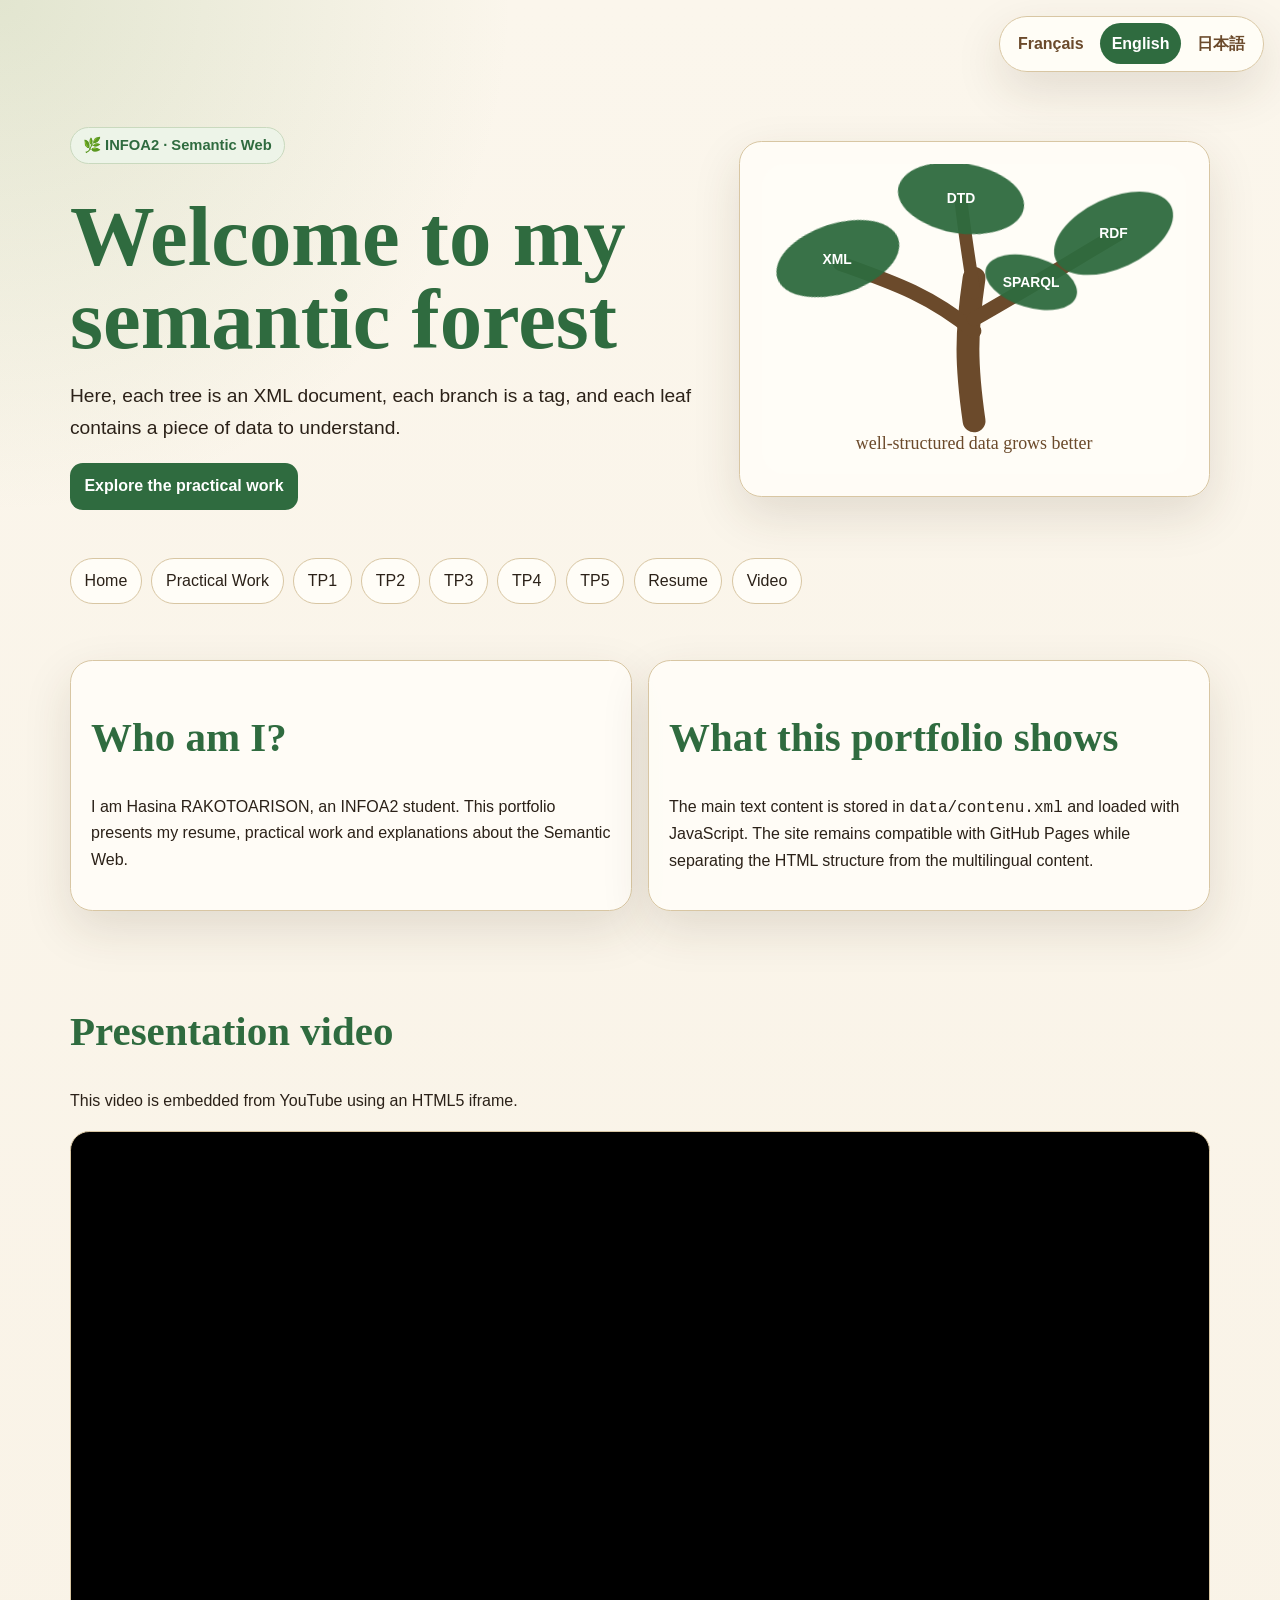
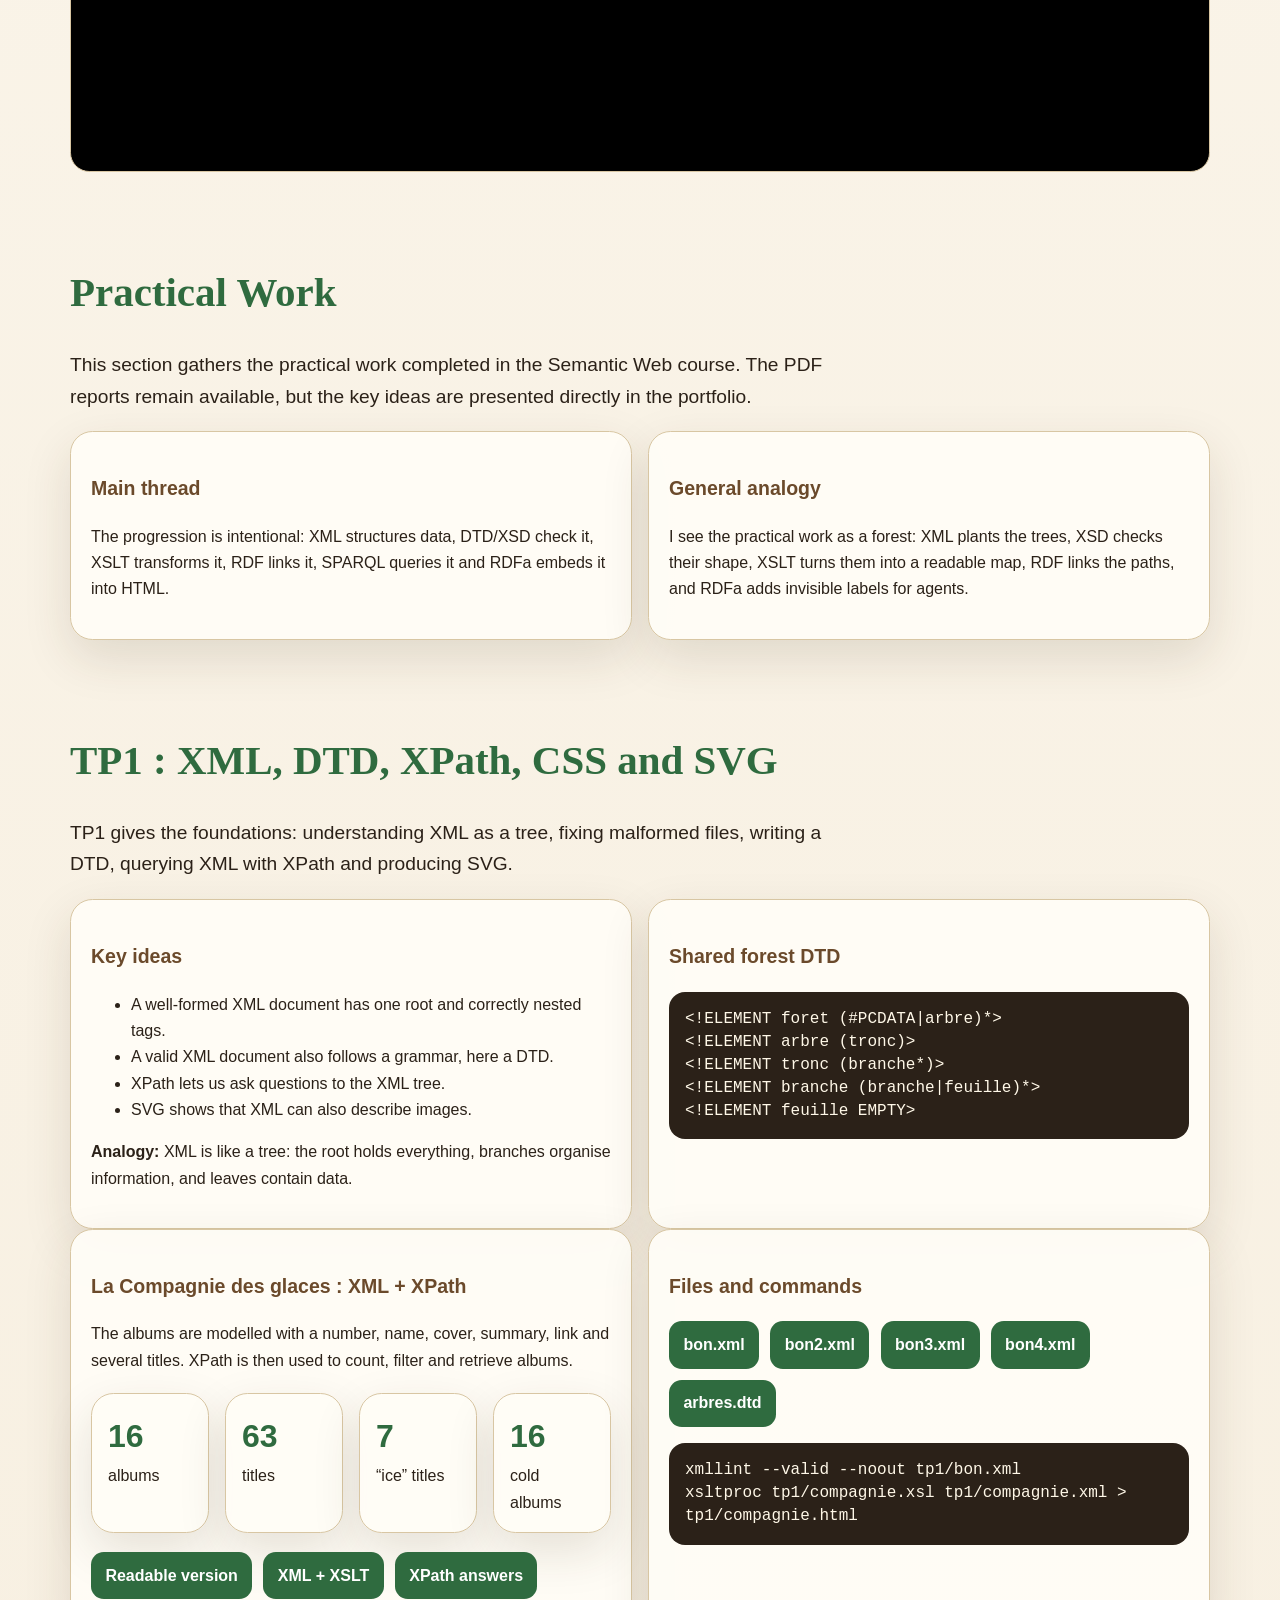
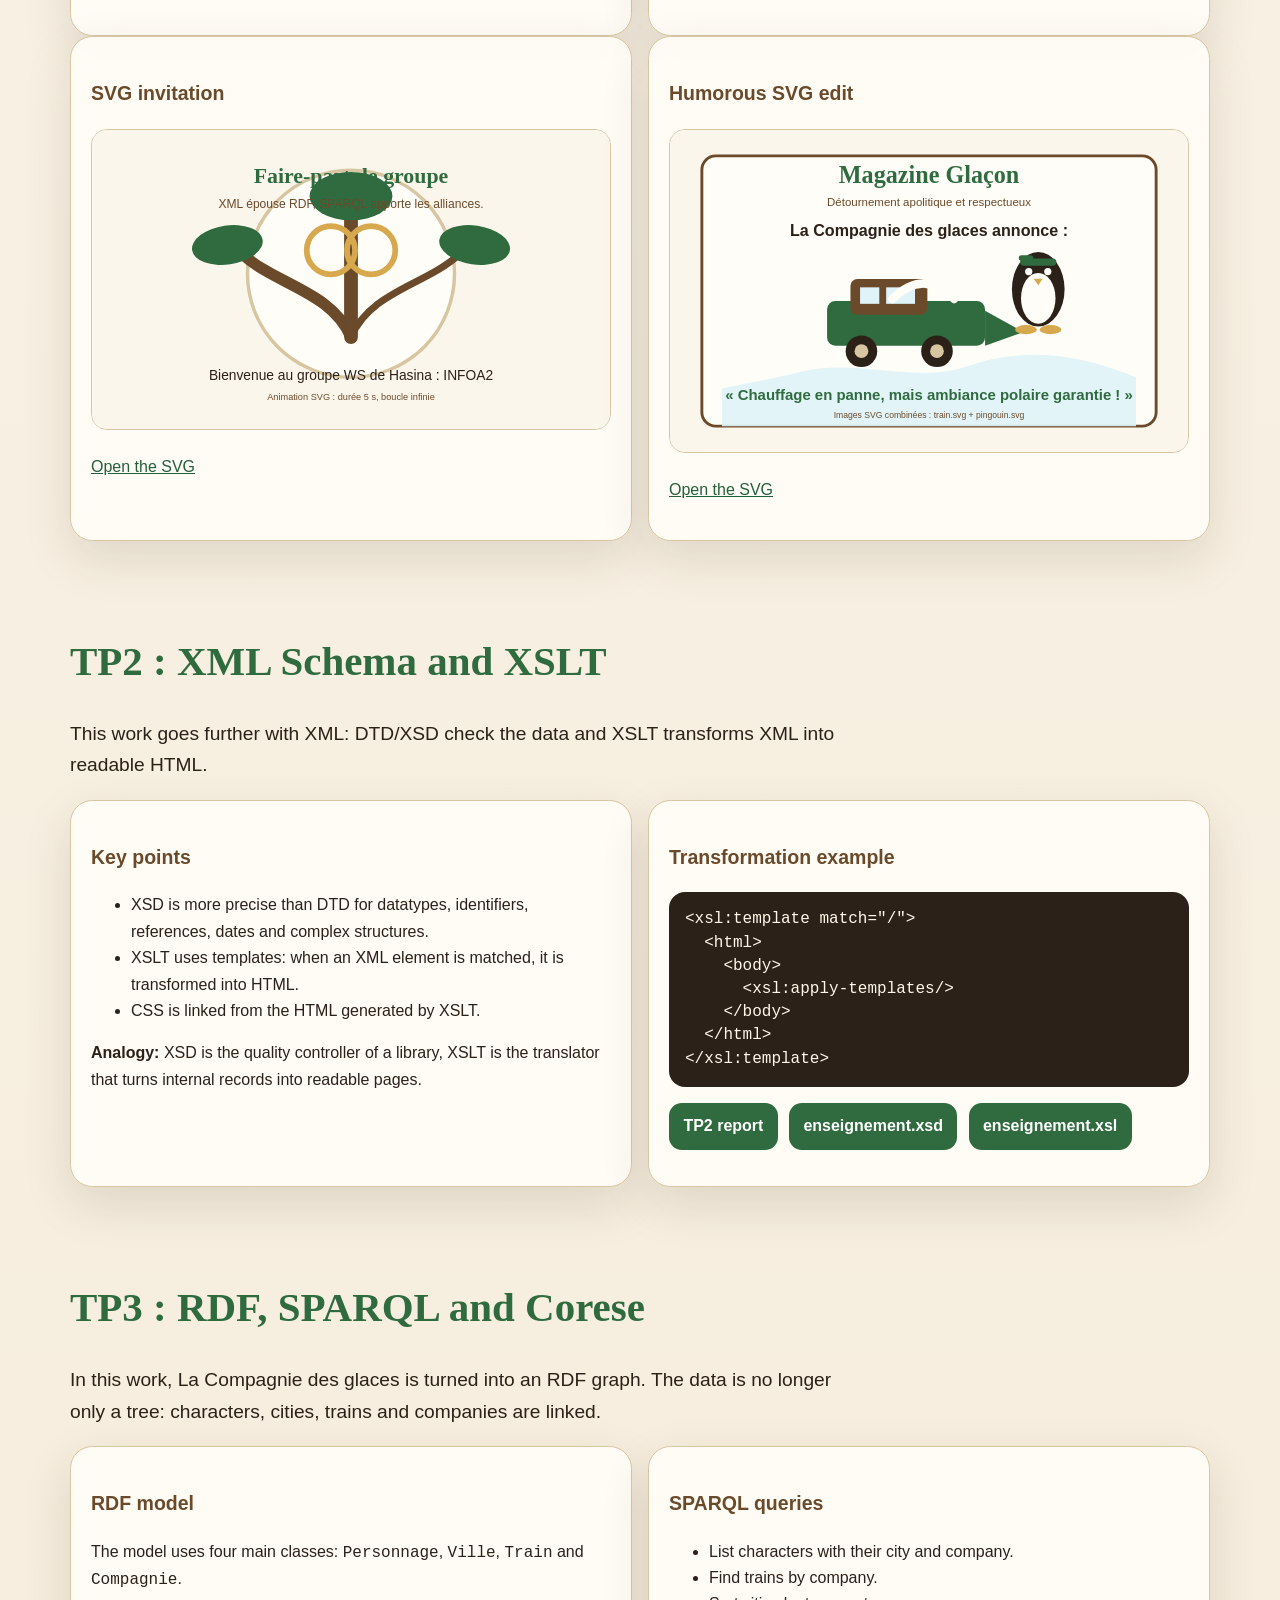
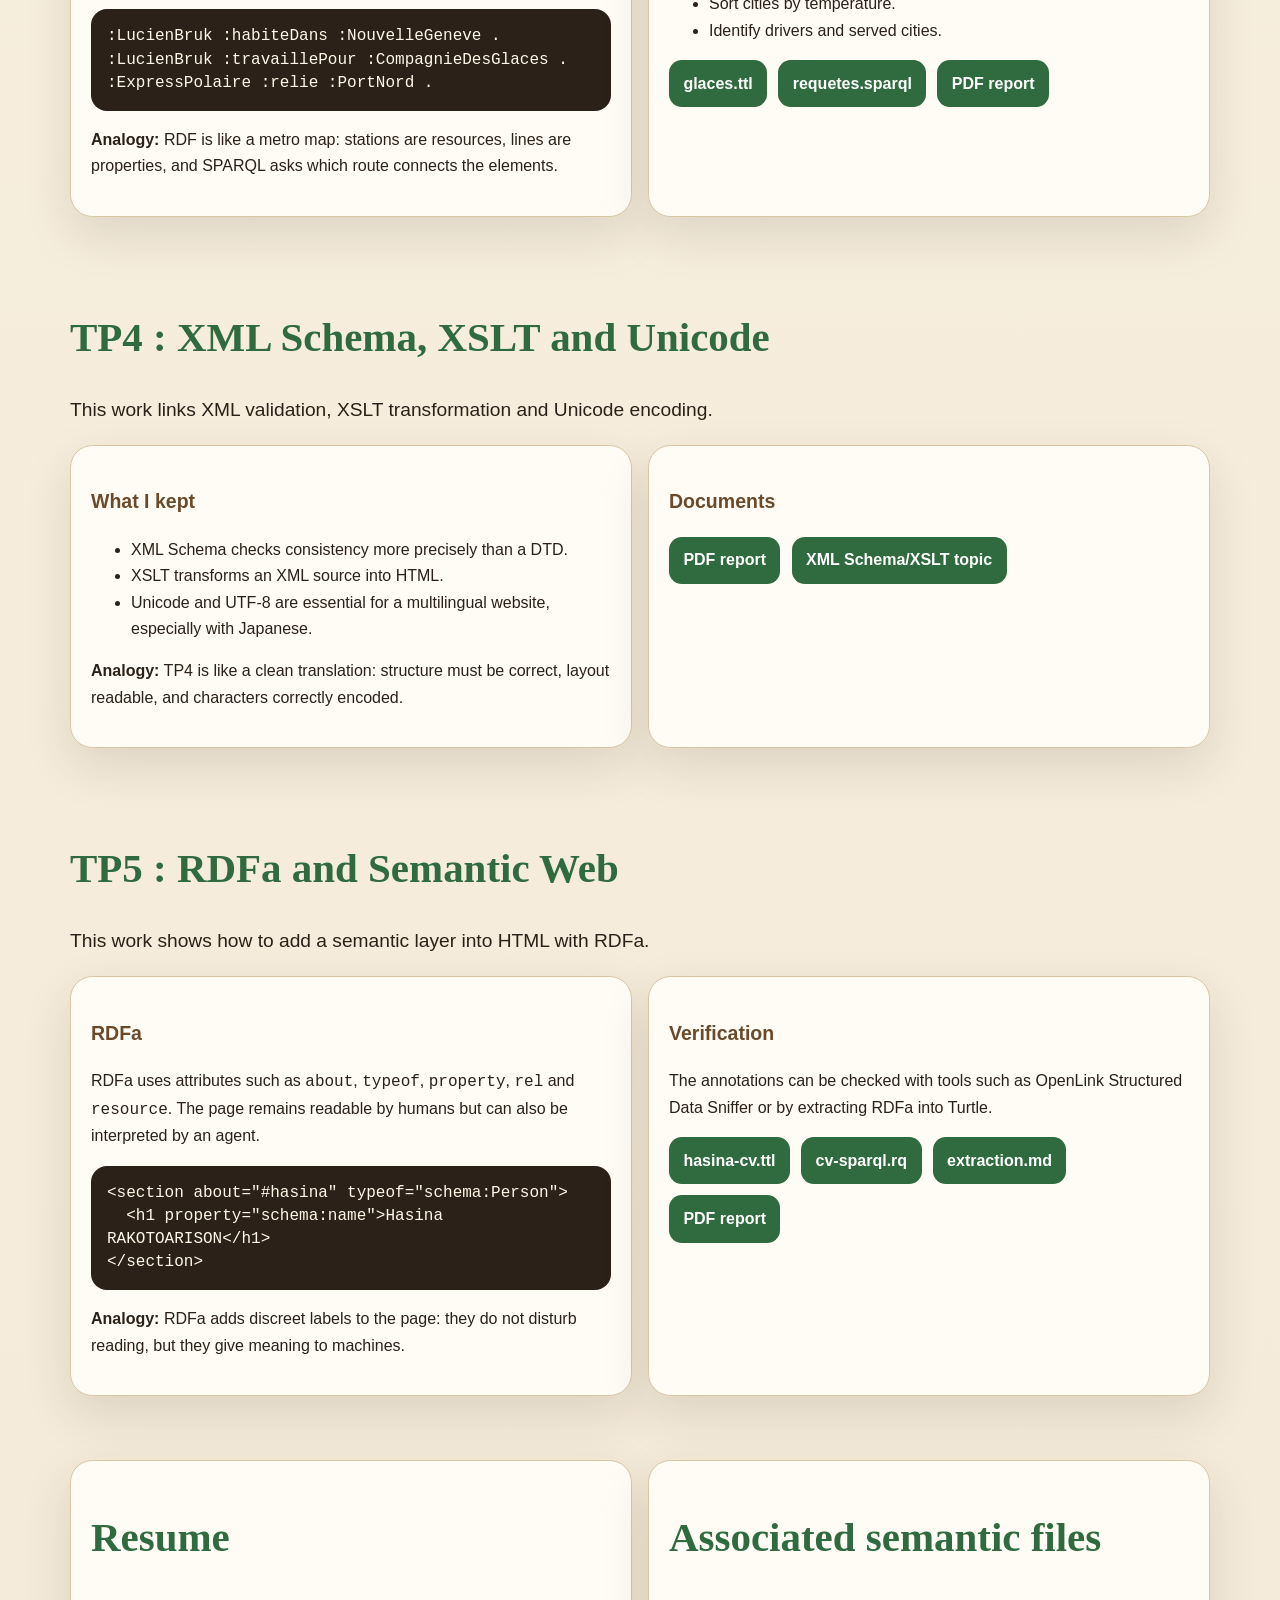
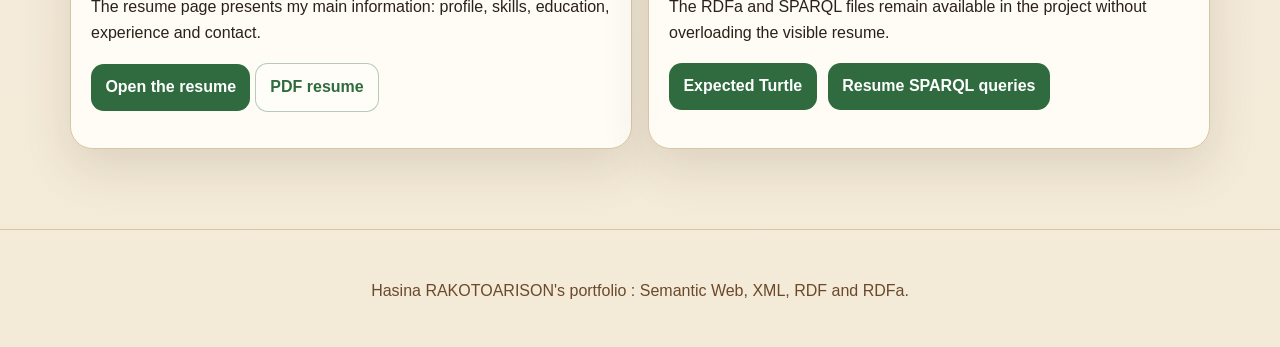
<file: index.html>
<!doctype html>
<html dir="ltr" data-page="index" itemscope="itemscope" itemtype="https://schema.org/ProfilePage" lang="fr" prefix="schema: https://schema.org/ foaf: http://xmlns.com/foaf/0.1/ dc: http://purl.org/dc/elements/1.1/ dcterms: http://purl.org/dc/terms/ org: http://www.w3.org/ns/org# xsd: http://www.w3.org/2001/XMLSchema#">
<head>
<meta charset="utf-8"/>
<meta content="width=device-width, initial-scale=1" name="viewport"/>
<meta data-i18n-attr="content:meta.description" content="Portfolio pédagogique de Hasina RAKOTOARISON, INFOA2, autour de XML, XSLT, SVG, RDF, SPARQL, RDFa et Corese." name="description"/>
<meta content="Hasina RAKOTOARISON" name="author"/>
<title data-i18n="page.title">Portfolio Web sémantique : Hasina RAKOTOARISON</title>
<link href="https://hamkitsi.github.io/index.html?lang=fr" hreflang="fr" rel="alternate"/>
<link href="https://hamkitsi.github.io/index.html?lang=en" hreflang="en" rel="alternate"/>
<link href="https://hamkitsi.github.io/index.html?lang=ja" hreflang="ja" rel="alternate"/>
<link href="assets/css/style.css" rel="stylesheet"/>
<script defer="defer" src="assets/js/i18n.js"></script>
</head>
<body>
<a class="skip-link" href="#contenu" data-i18n="skip.content">Aller au contenu</a>
<div aria-label="Choix de langue" class="lang-switcher">
  <a class="active" data-set-lang="fr" href="?lang=fr" hreflang="fr" lang="fr">Français</a>
  <a data-set-lang="en" href="?lang=en" hreflang="en" lang="en">English</a>
  <a data-set-lang="ja" href="?lang=ja" hreflang="ja" lang="ja">日本語</a>
</div>
<header class="site-header" id="accueil">
<section class="hero">
<div itemscope="itemscope" itemtype="https://schema.org/Person">
<p class="badge" data-i18n="hero.badge">🌿 INFOA2 · Web sémantique</p>
<h1 itemprop="name" data-i18n="hero.title">Bienvenue dans ma forêt sémantique</h1>
<p class="lead" itemprop="description" data-i18n="hero.lead">Ici, chaque arbre est un document XML, chaque branche est une balise, et chaque feuille contient une donnée à comprendre.</p>
<p><a class="button-link" href="#travaux" data-i18n="hero.cta">Explorer les travaux pratiques</a></p>
<meta content="Hasina" itemprop="givenName"/>
<meta content="RAKOTOARISON" itemprop="familyName"/>
<meta content="Université Paris 13 : INFOA2" itemprop="affiliation"/>
<link href="https://hamkitsi.github.io/" itemprop="url"/>
</div>
<div class="hero-card"><svg aria-label="Illustration d'un arbre XML" class="tree-illustration" role="img" viewBox="0 0 520 380" xmlns="http://www.w3.org/2000/svg">
<rect fill="#fffdf7" height="380" rx="28" width="520"></rect>
<path d="M260 315 C250 245 250 208 260 140" fill="none" stroke="#6b4a2b" stroke-linecap="round" stroke-width="28"></path>
<path d="M260 205 C205 160 160 145 96 122" fill="none" stroke="#6b4a2b" stroke-linecap="round" stroke-width="18"></path>
<path d="M260 190 C330 150 372 124 436 86" fill="none" stroke="#6b4a2b" stroke-linecap="round" stroke-width="18"></path>
<path d="M260 158 C252 106 248 82 244 45" fill="none" stroke="#6b4a2b" stroke-linecap="round" stroke-width="16"></path>
<g fill="#2f6b3f" opacity=".95"><ellipse cx="93" cy="116" rx="78" ry="43" transform="rotate(-18 93 116)"></ellipse><ellipse cx="431" cy="85" rx="78" ry="43" transform="rotate(-25 431 85)"></ellipse><ellipse cx="244" cy="42" rx="78" ry="43" transform="rotate(9 244 42)"></ellipse><ellipse cx="330" cy="145" rx="58" ry="31" transform="rotate(17 330 145)"></ellipse></g>
<g font-family="Arial" font-size="17" font-weight="700" text-anchor="middle"><text fill="white" x="92" y="122">XML</text><text fill="white" x="244" y="48">DTD</text><text fill="white" x="431" y="91">RDF</text><text fill="white" x="330" y="151">SPARQL</text></g>
<text data-i18n="hero.svg.caption" fill="#6b4a2b" font-family="Georgia" font-size="22" text-anchor="middle" x="260" y="350">une donnée bien rangée pousse mieux</text>
</svg></div>
</section>
</header>
<nav aria-label="Navigation principale" class="navbar">
<ul>
<li><a href="#accueil" data-i18n="nav.home">Accueil</a></li>
<li><a href="#travaux" data-i18n="nav.tp">Travaux Pratiques</a></li>
<li><a href="#tp1">TP1</a></li>
<li><a href="#tp2">TP2</a></li>
<li><a href="#tp3">TP3</a></li>
<li><a href="#tp4">TP4</a></li>
<li><a href="#tp5">TP5</a></li>
<li><a href="#cv" data-i18n="nav.cv">CV</a></li>
<li><a href="#video" data-i18n="nav.video">Vidéo</a></li>
</ul>
</nav>
<main id="contenu">
<section aria-labelledby="identite-title" class="section grid" id="presentation" data-i18n-html="section.presentation">
<article class="card"><h2 id="identite-title">Qui suis-je ?</h2><p>Je suis Hasina RAKOTOARISON, étudiante en INFOA2. Ce portfolio présente mon CV, mes travaux pratiques et mes explications autour du Web sémantique.</p></article>
<article class="card"><h2>Ce que le portfolio démontre</h2><p>Le site est disponible en français, anglais et japonais. Les contenus principaux sont stockés dans un fichier XML et chargés par JavaScript. Le portfolio contient aussi du RDFa, du RDF, des requêtes SPARQL et une vidéo YouTube.</p></article>
</section>
<section aria-labelledby="video-title" class="section video-box" id="video">
<h2 id="video-title" data-i18n="video.title">Vidéo de présentation</h2>
<p data-i18n="video.text">Cette vidéo est intégrée depuis YouTube avec un iframe HTML5.</p>
<div class="youtube-frame"><iframe allow="accelerometer; autoplay; clipboard-write; encrypted-media; gyroscope; picture-in-picture; web-share" allowfullscreen="allowfullscreen" loading="lazy" src="https://www.youtube.com/embed/r795n3AffgA" title="Vidéo de présentation du portfolio"></iframe></div>
</section>
<section aria-labelledby="travaux-title" class="section" id="travaux" data-i18n-html="section.travaux">
<h2 id="travaux-title">Travaux Pratiques</h2>
<p class="lead">Cette section regroupe les TP réalisés en Web sémantique. L’objectif n’est pas seulement de déposer les comptes rendus PDF : je résume aussi les notions importantes, les fichiers produits et ce que chaque TP m’a apporté.</p>
</section>
<section aria-labelledby="tp1-title" class="section" id="tp1" data-i18n-html="section.tp1"></section>
<section aria-labelledby="tp2-title" class="section" id="tp2" data-i18n-html="section.tp2"></section>
<section aria-labelledby="tp3-title" class="section" id="tp3" data-i18n-html="section.tp3"></section>
<section aria-labelledby="tp4-title" class="section" id="tp4" data-i18n-html="section.tp4"></section>
<section aria-labelledby="tp5-title" class="section" id="tp5" data-i18n-html="section.tp5"></section>
<section aria-labelledby="cv-title" class="section grid" id="cv" data-i18n-html="section.cv"></section>
</main>
<footer class="site-footer"><p data-i18n="footer.text">Portfolio de Hasina RAKOTOARISON : Web sémantique, XML, RDF et RDFa.</p></footer>
</body>
</html>
</file>
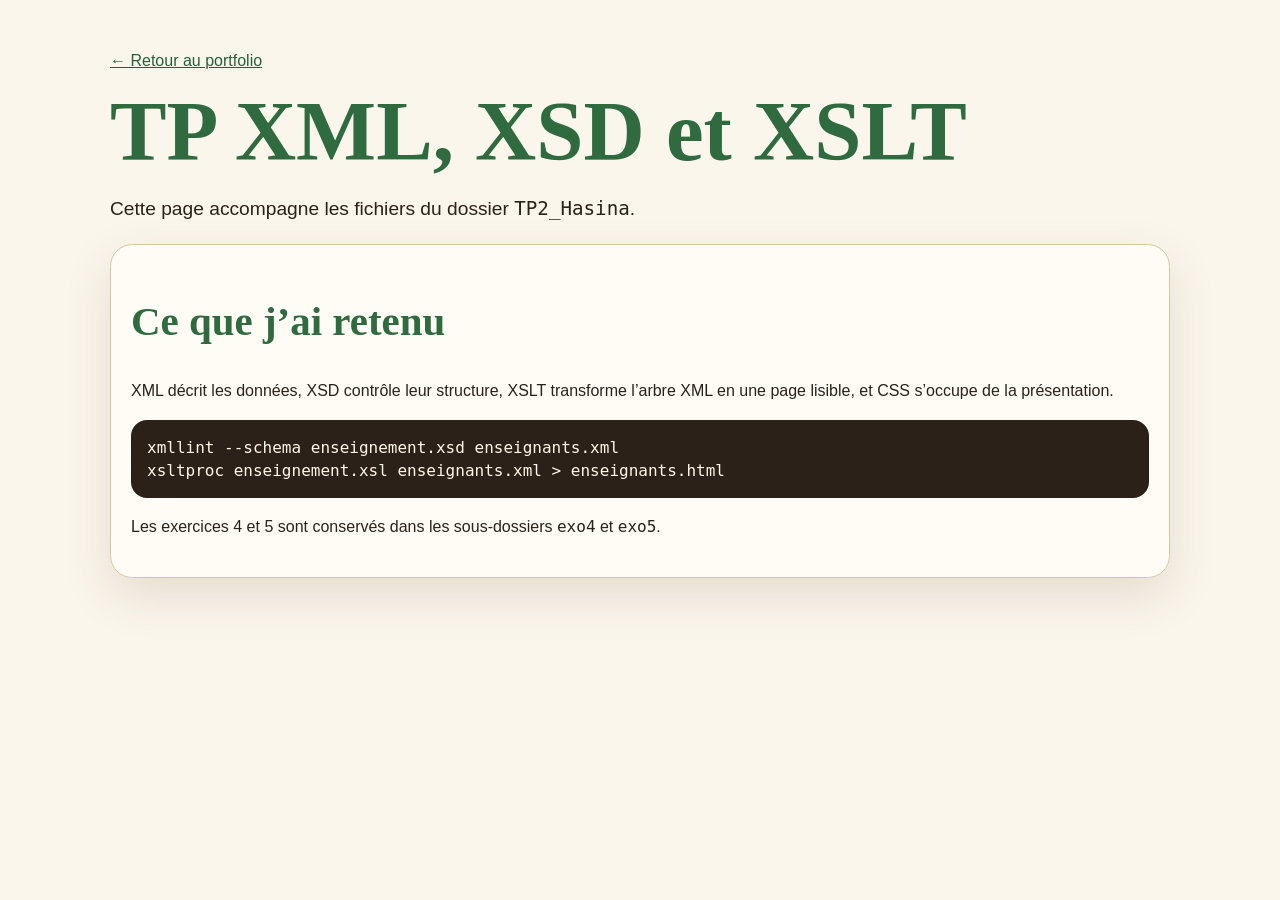
<file: xml-xslt/index.html>
<!doctype html>
<html lang="fr">
<head>
  <meta charset="utf-8" />
  <meta name="viewport" content="width=device-width, initial-scale=1" />
  <title>TP XML, XSD et XSLT</title>
  <link rel="stylesheet" href="../assets/css/style.css" />
</head>
<body class="subpage">
  <main class="page-shell">
    <p><a href="../index.html#xslt">← Retour au portfolio</a></p>
    <h1>TP XML, XSD et XSLT</h1>
    <p class="lead">Cette page accompagne les fichiers du dossier <code>TP2_Hasina</code>.</p>
    <section class="card">
      <h2>Ce que j’ai retenu</h2>
      <p>XML décrit les données, XSD contrôle leur structure, XSLT transforme l’arbre XML en une page lisible, et CSS s’occupe de la présentation.</p>
      <pre><code>xmllint --schema enseignement.xsd enseignants.xml
xsltproc enseignement.xsl enseignants.xml &gt; enseignants.html</code></pre>
      <p>Les exercices 4 et 5 sont conservés dans les sous-dossiers <code>exo4</code> et <code>exo5</code>.</p>
    </section>
  </main>
</body>
</html>
</file>
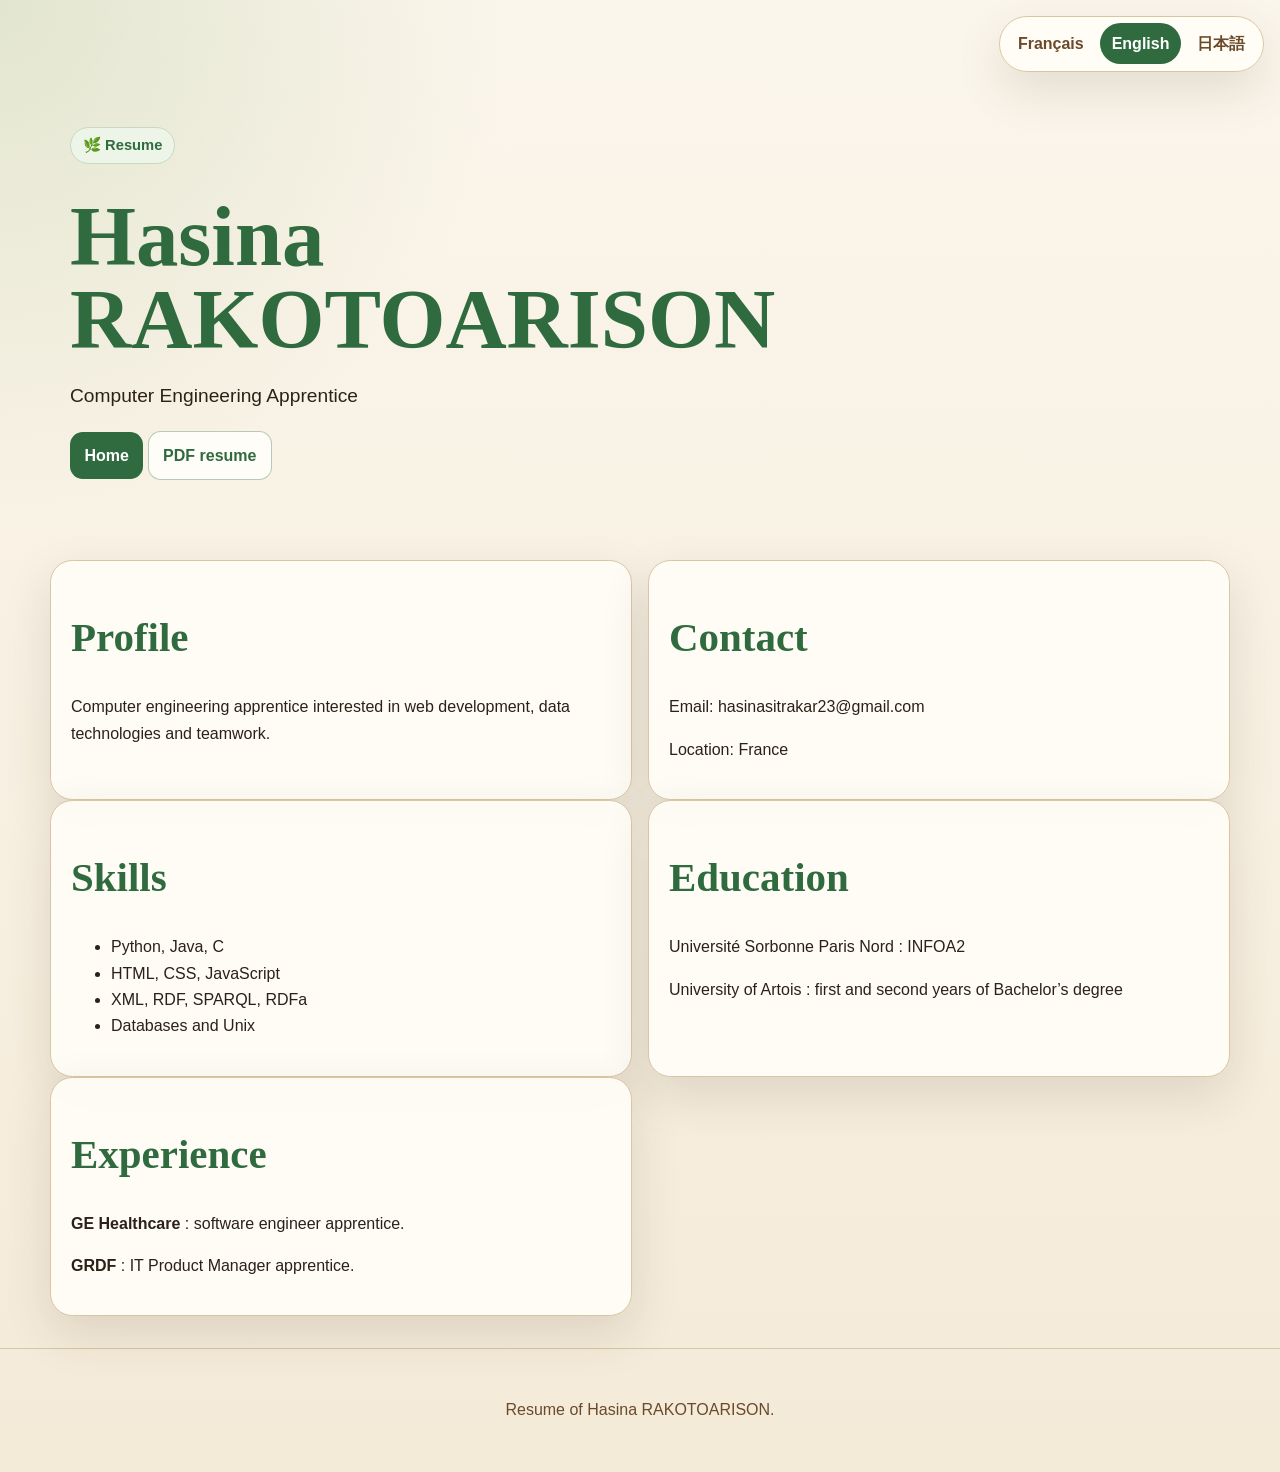
<file: cv-rdfa.en.html>
<!doctype html><html lang="en"><head><meta charset="utf-8"><meta http-equiv="refresh" content="0; url=cv-rdfa.html?lang=en"><script>location.replace('cv-rdfa.html?lang=en' + location.hash);</script><title>Redirect</title></head><body><p><a href="cv-rdfa.html?lang=en">English CV</a></p></body></html>
</file>
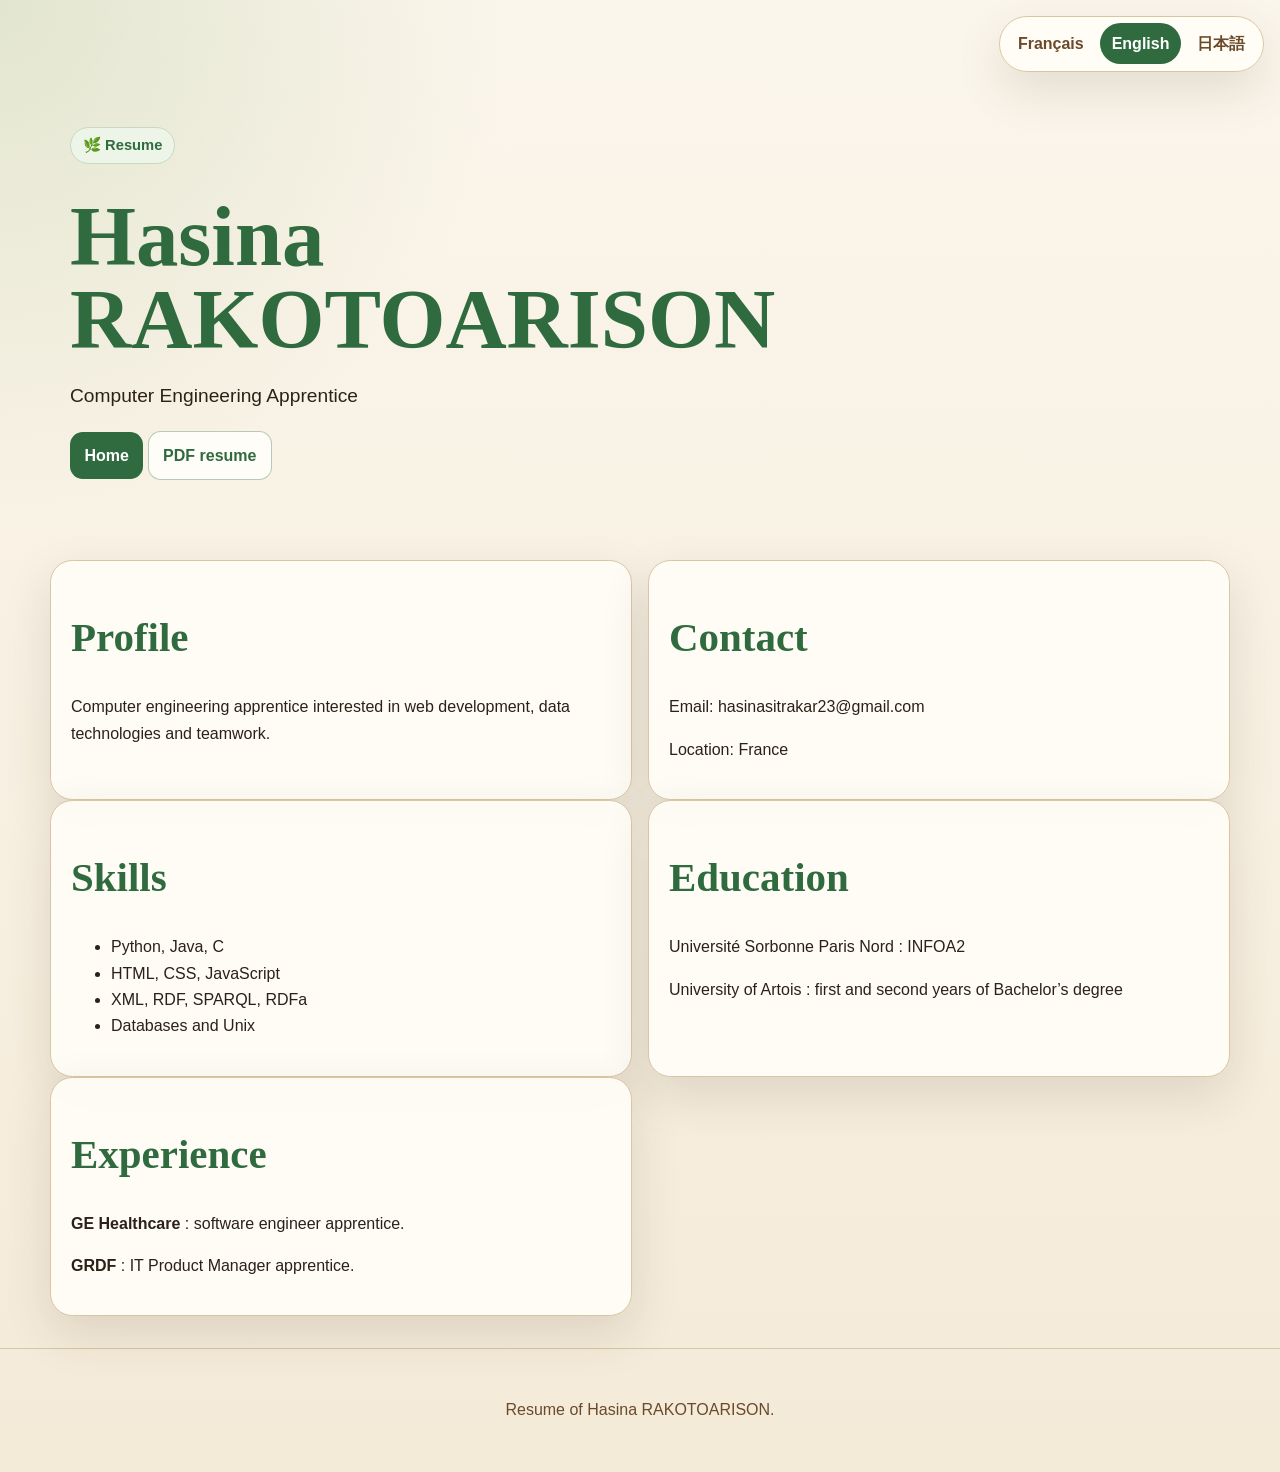
<file: cv-rdfa.html>
<!doctype html>
<html dir="ltr" data-page="cv" lang="fr" prefix="schema: https://schema.org/ foaf: http://xmlns.com/foaf/0.1/ dc: http://purl.org/dc/elements/1.1/ dcterms: http://purl.org/dc/terms/ org: http://www.w3.org/ns/org#">
<head>
<meta charset="utf-8"/>
<meta content="width=device-width, initial-scale=1" name="viewport"/>
<meta data-i18n-attr="content:cv.meta.description" content="CV de Hasina RAKOTOARISON" name="description"/>
<title data-i18n="cv.page.title">CV : Hasina RAKOTOARISON</title>
<link href="https://hamkitsi.github.io/cv-rdfa.html?lang=fr" hreflang="fr" rel="alternate"/>
<link href="https://hamkitsi.github.io/cv-rdfa.html?lang=en" hreflang="en" rel="alternate"/>
<link href="https://hamkitsi.github.io/cv-rdfa.html?lang=ja" hreflang="ja" rel="alternate"/>
<link href="assets/css/style.css" rel="stylesheet"/>
<script defer="defer" src="assets/js/i18n.js"></script>
</head>
<body typeof="schema:ProfilePage foaf:Document" about="https://hamkitsi.github.io/cv-rdfa.html">
<a class="skip-link" href="#contenu" data-i18n="skip.content">Aller au contenu</a>
<div aria-label="Choix de langue" class="lang-switcher">
  <a class="active" data-set-lang="fr" href="?lang=fr" hreflang="fr" lang="fr">Français</a>
  <a data-set-lang="en" href="?lang=en" hreflang="en" lang="en">English</a>
  <a data-set-lang="ja" href="?lang=ja" hreflang="ja" lang="ja">日本語</a>
</div>
<header class="site-header" id="haut">
<section class="hero" about="https://hamkitsi.github.io/#hasina" typeof="schema:Person foaf:Person">
<div>
<p class="badge" data-i18n="cv.badge">🌿 CV</p>
<h1 property="schema:name foaf:name" data-i18n="cv.name">Hasina RAKOTOARISON</h1>
<p class="lead" property="schema:jobTitle" data-i18n="cv.job">Apprentie ingénieure informatique</p>
<p><a class="button-link" href="index.html#cv" data-i18n="cv.back">Accueil</a> <a class="button-link secondary" href="docs/CV_Hasina_Rakotoarison.pdf" data-i18n="cv.pdf">CV PDF</a></p>
<link property="schema:sameAs" href="https://hamkitsi.github.io/"/>
<meta property="schema:email" content="mailto:hasinasitrakar23@gmail.com"/>
</div>
</section>
</header>
<main id="contenu" class="section" data-i18n-html="cv.content">
<section class="grid">
<article class="card"><h2>Profil</h2><p>Apprentie ingénieure informatique, intéressée par le développement web, les technologies de données et le travail en équipe.</p></article>
<article class="card"><h2>Contact</h2><p>Email : hasinasitrakar23@gmail.com</p><p>Localisation : France</p></article>
</section>
<section class="grid"><article class="card"><h2>Compétences</h2><ul><li>Programmation : Python, Java, C</li><li>Web : HTML, CSS, JavaScript</li><li>Données : XML, RDF, SPARQL, RDFa</li><li>Base de données et Unix</li></ul></article><article class="card"><h2>Formation</h2><p>Université Sorbonne Paris Nord : INFOA2</p><p>Université d’Artois : Licence 1 et 2</p></article></section>
<section class="grid"><article class="card"><h2>Expériences</h2><p><strong>GE Healthcare</strong> : apprentie ingénieure logicielle.</p><p><strong>GRDF</strong> : apprentie IT Product Manager.</p></article></section>
</main>
<footer class="site-footer"><p data-i18n="cv.footer">CV de Hasina RAKOTOARISON.</p></footer>
</body>
</html>
</file>
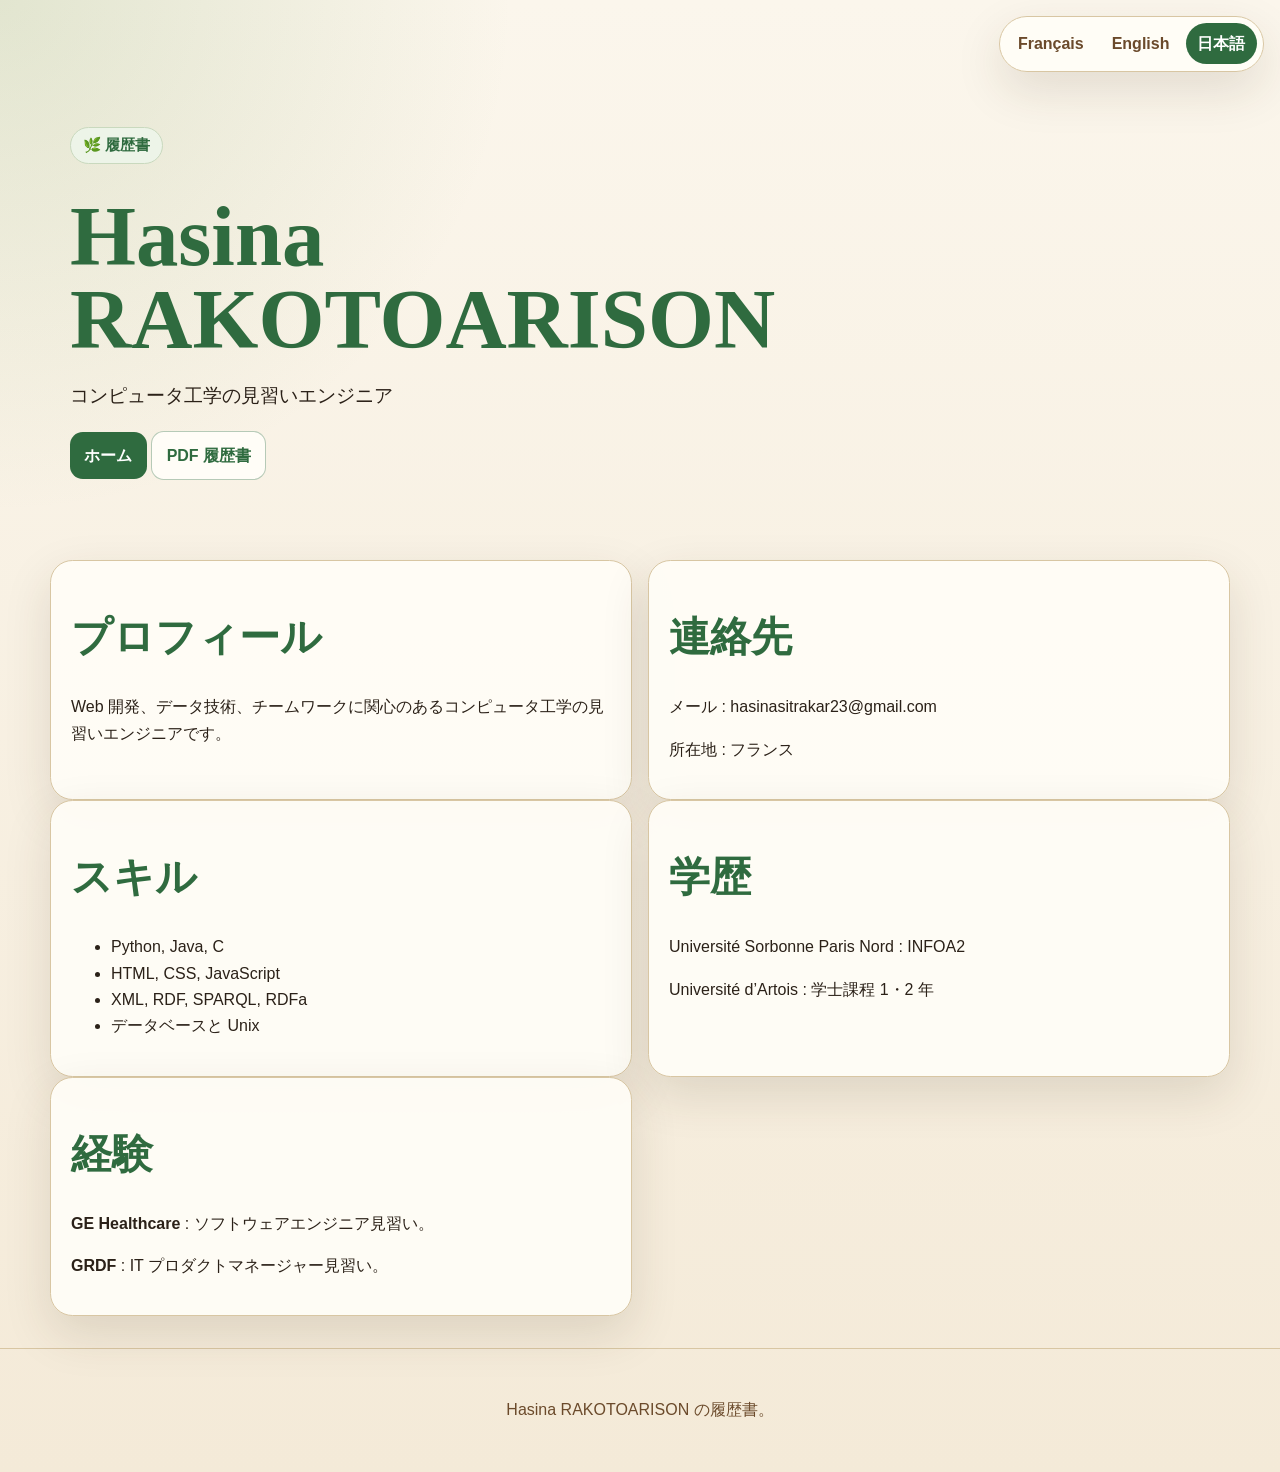
<file: cv-rdfa.ja.html>
<!doctype html><html lang="ja"><head><meta charset="utf-8"><meta http-equiv="refresh" content="0; url=cv-rdfa.html?lang=ja"><script>location.replace('cv-rdfa.html?lang=ja' + location.hash);</script><title>Redirect</title></head><body><p><a href="cv-rdfa.html?lang=ja">日本語CV</a></p></body></html>
</file>
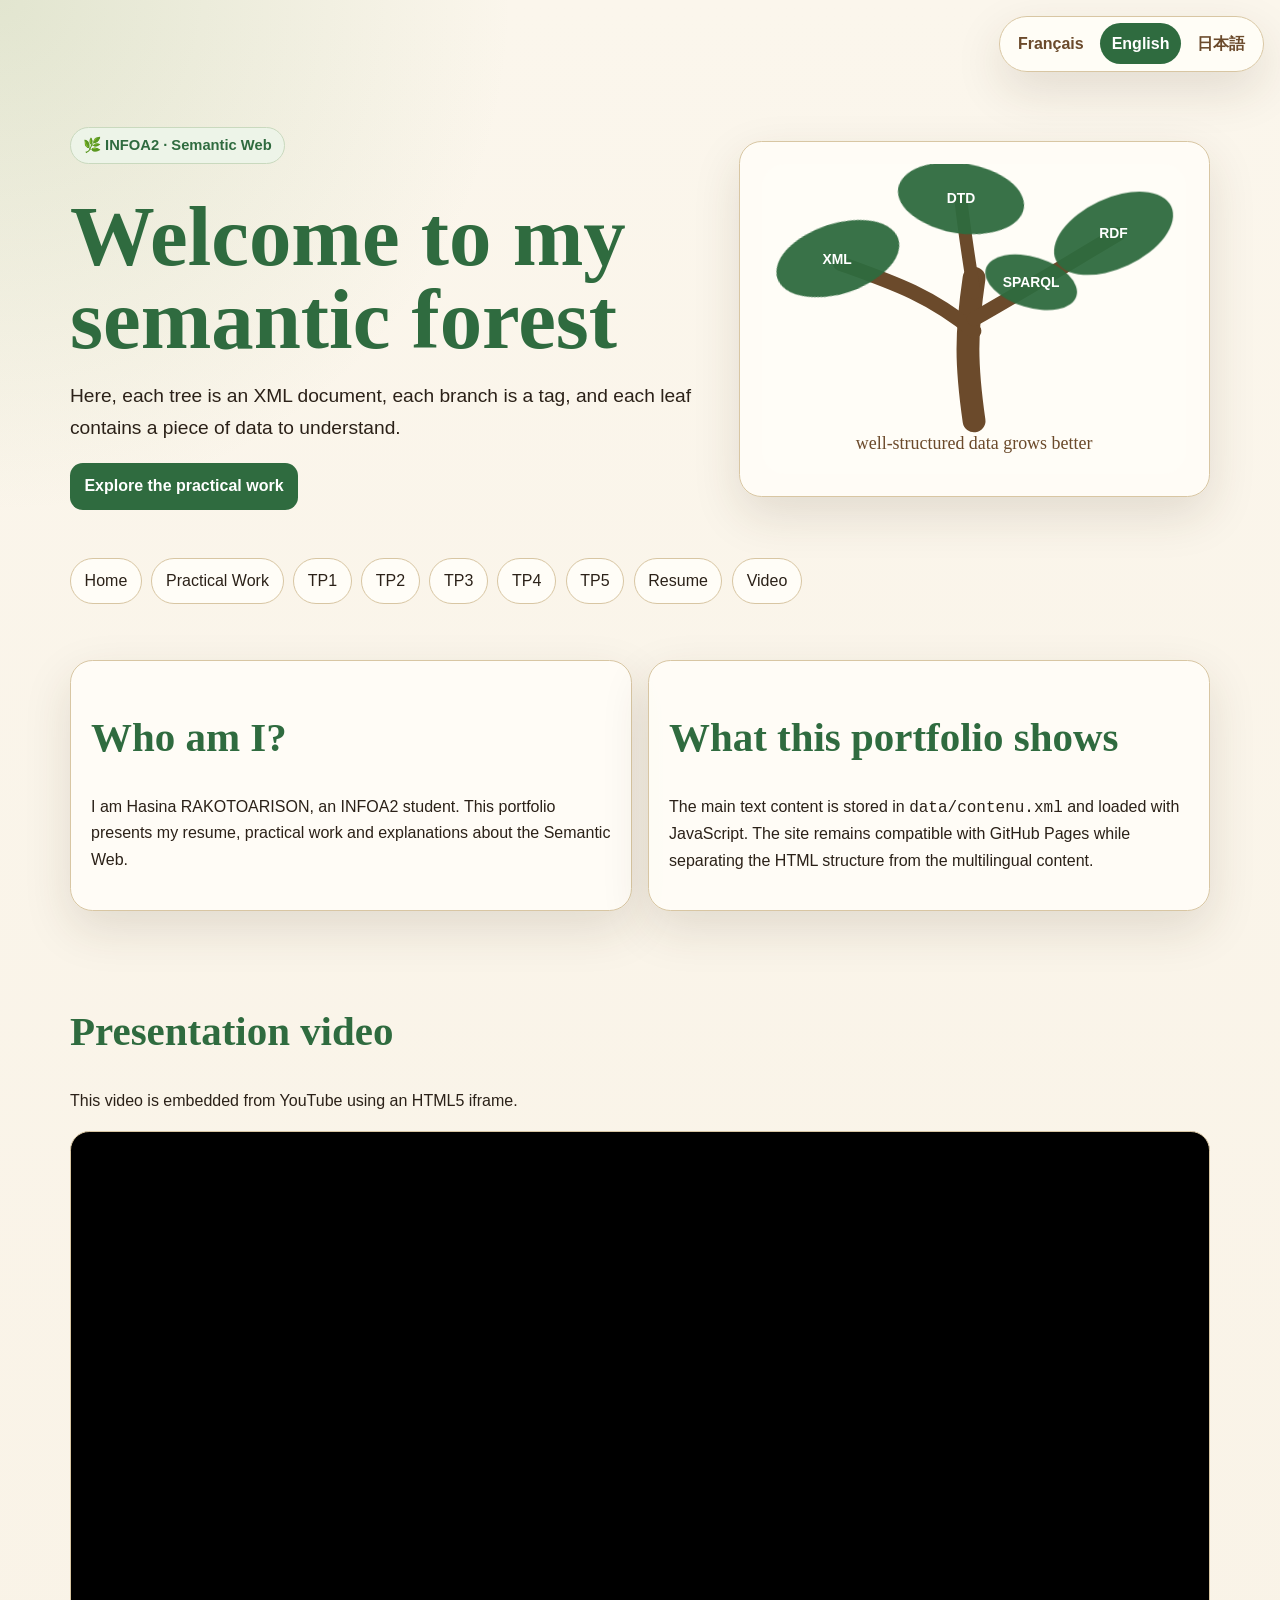
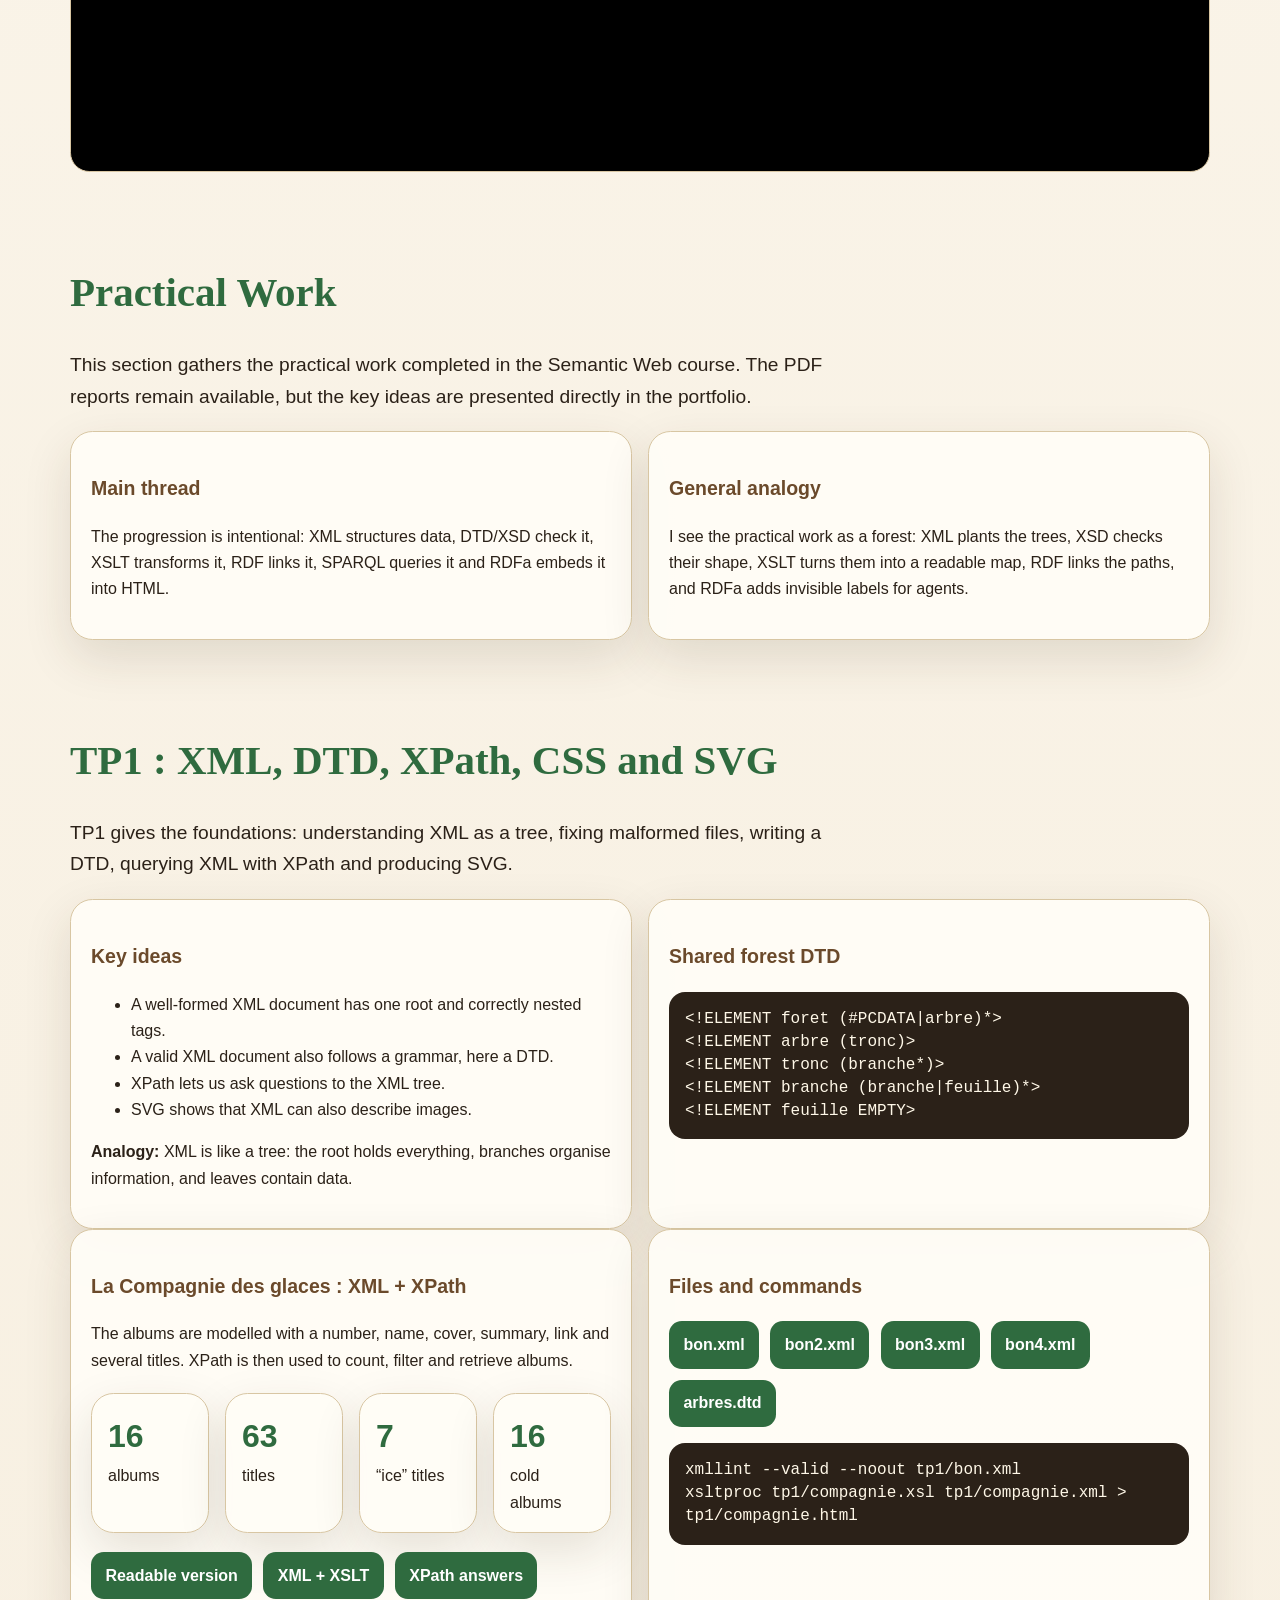
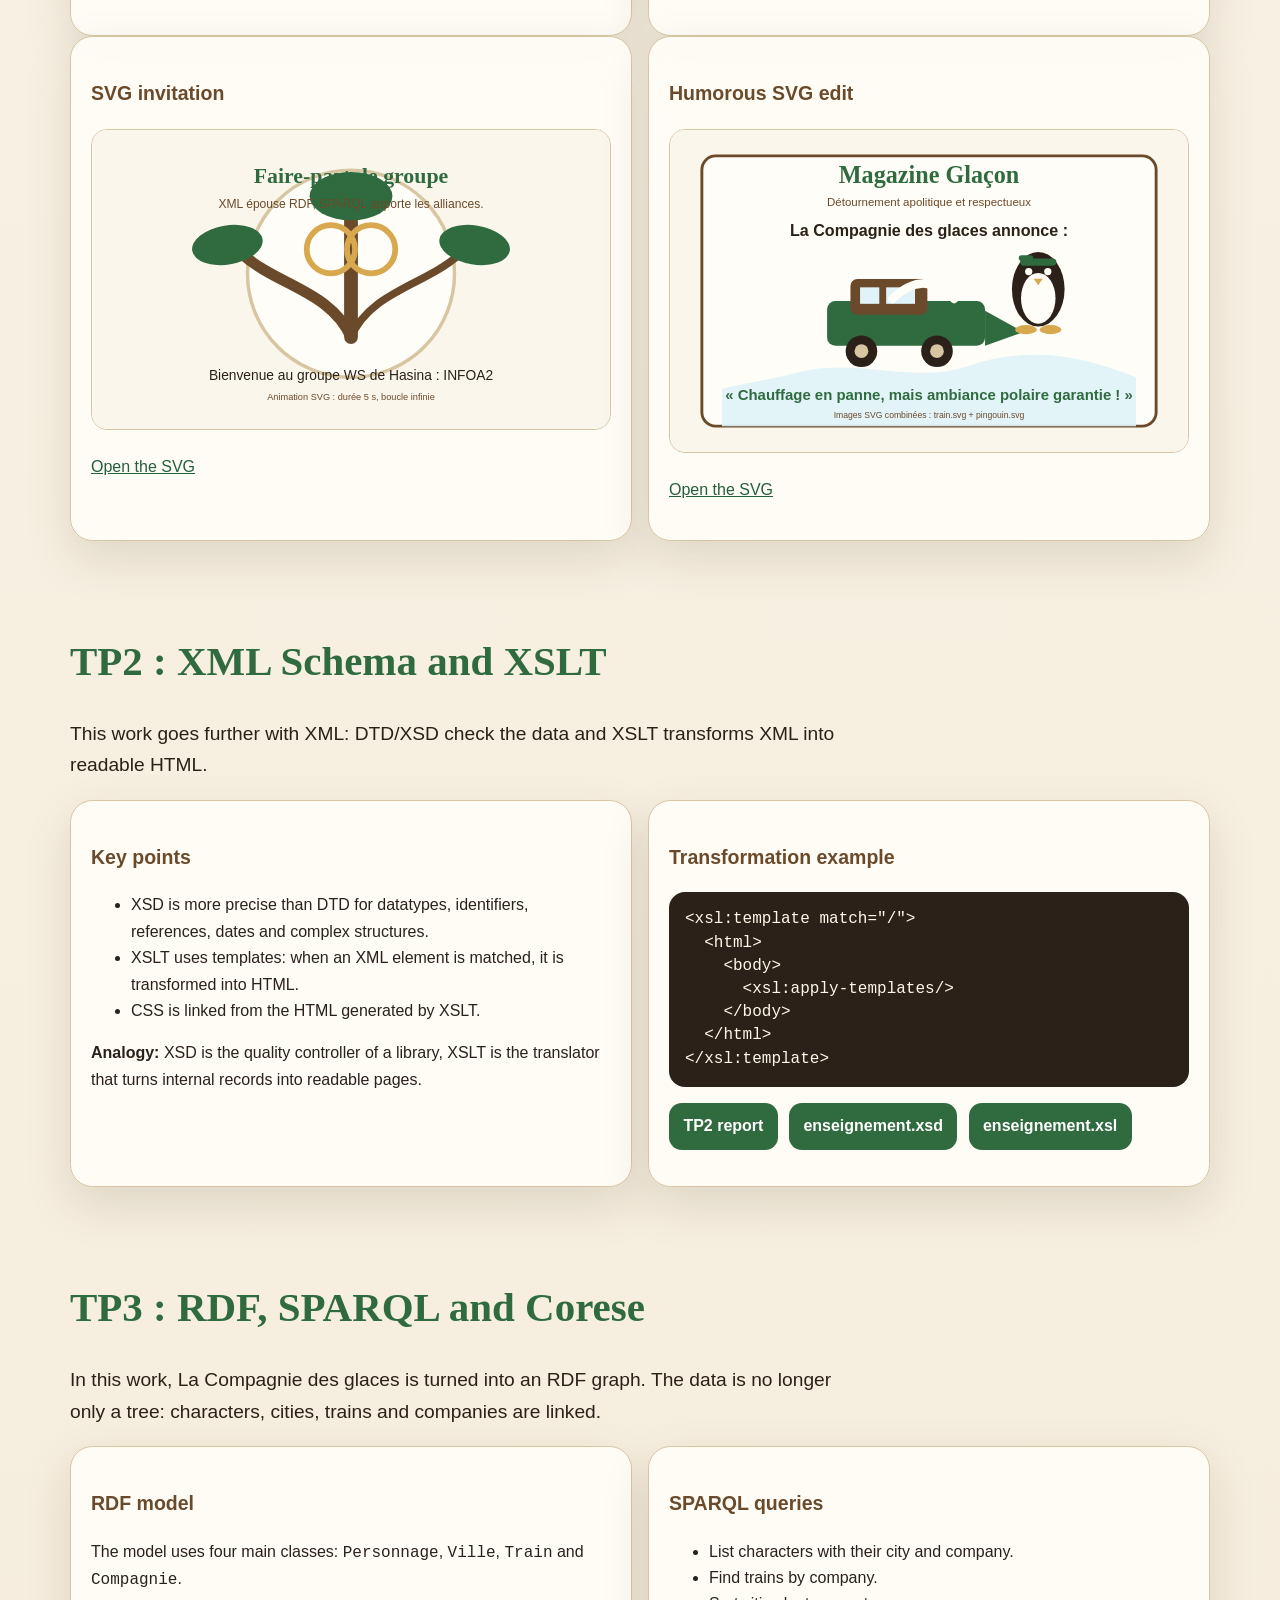
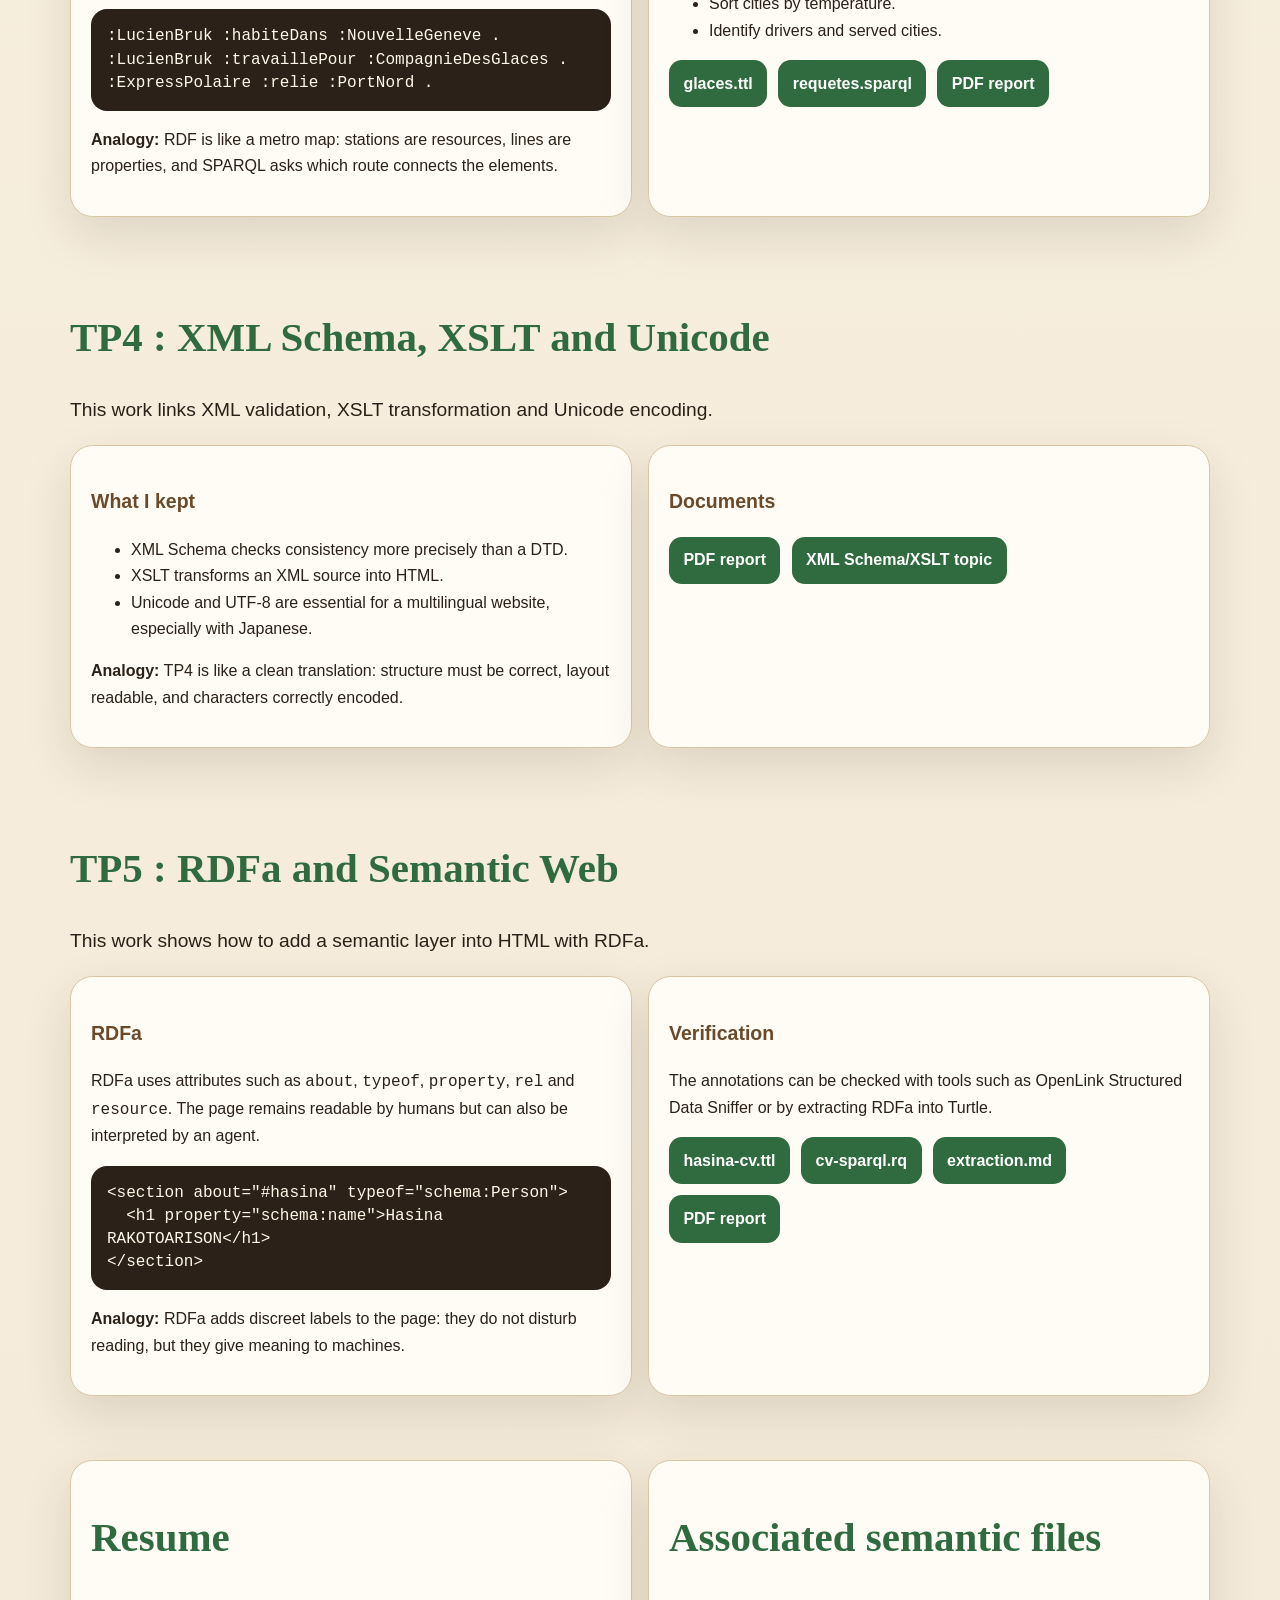
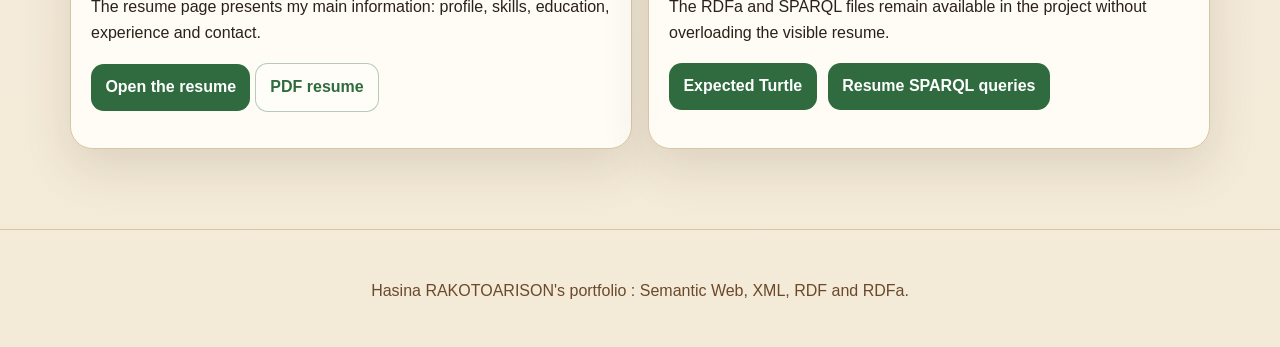
<file: index.en.html>
<!doctype html><html lang="en"><head><meta charset="utf-8"><meta http-equiv="refresh" content="0; url=index.html?lang=en"><script>location.replace('index.html?lang=en' + location.hash);</script><title>Redirect</title></head><body><p><a href="index.html?lang=en">English version</a></p></body></html>
</file>
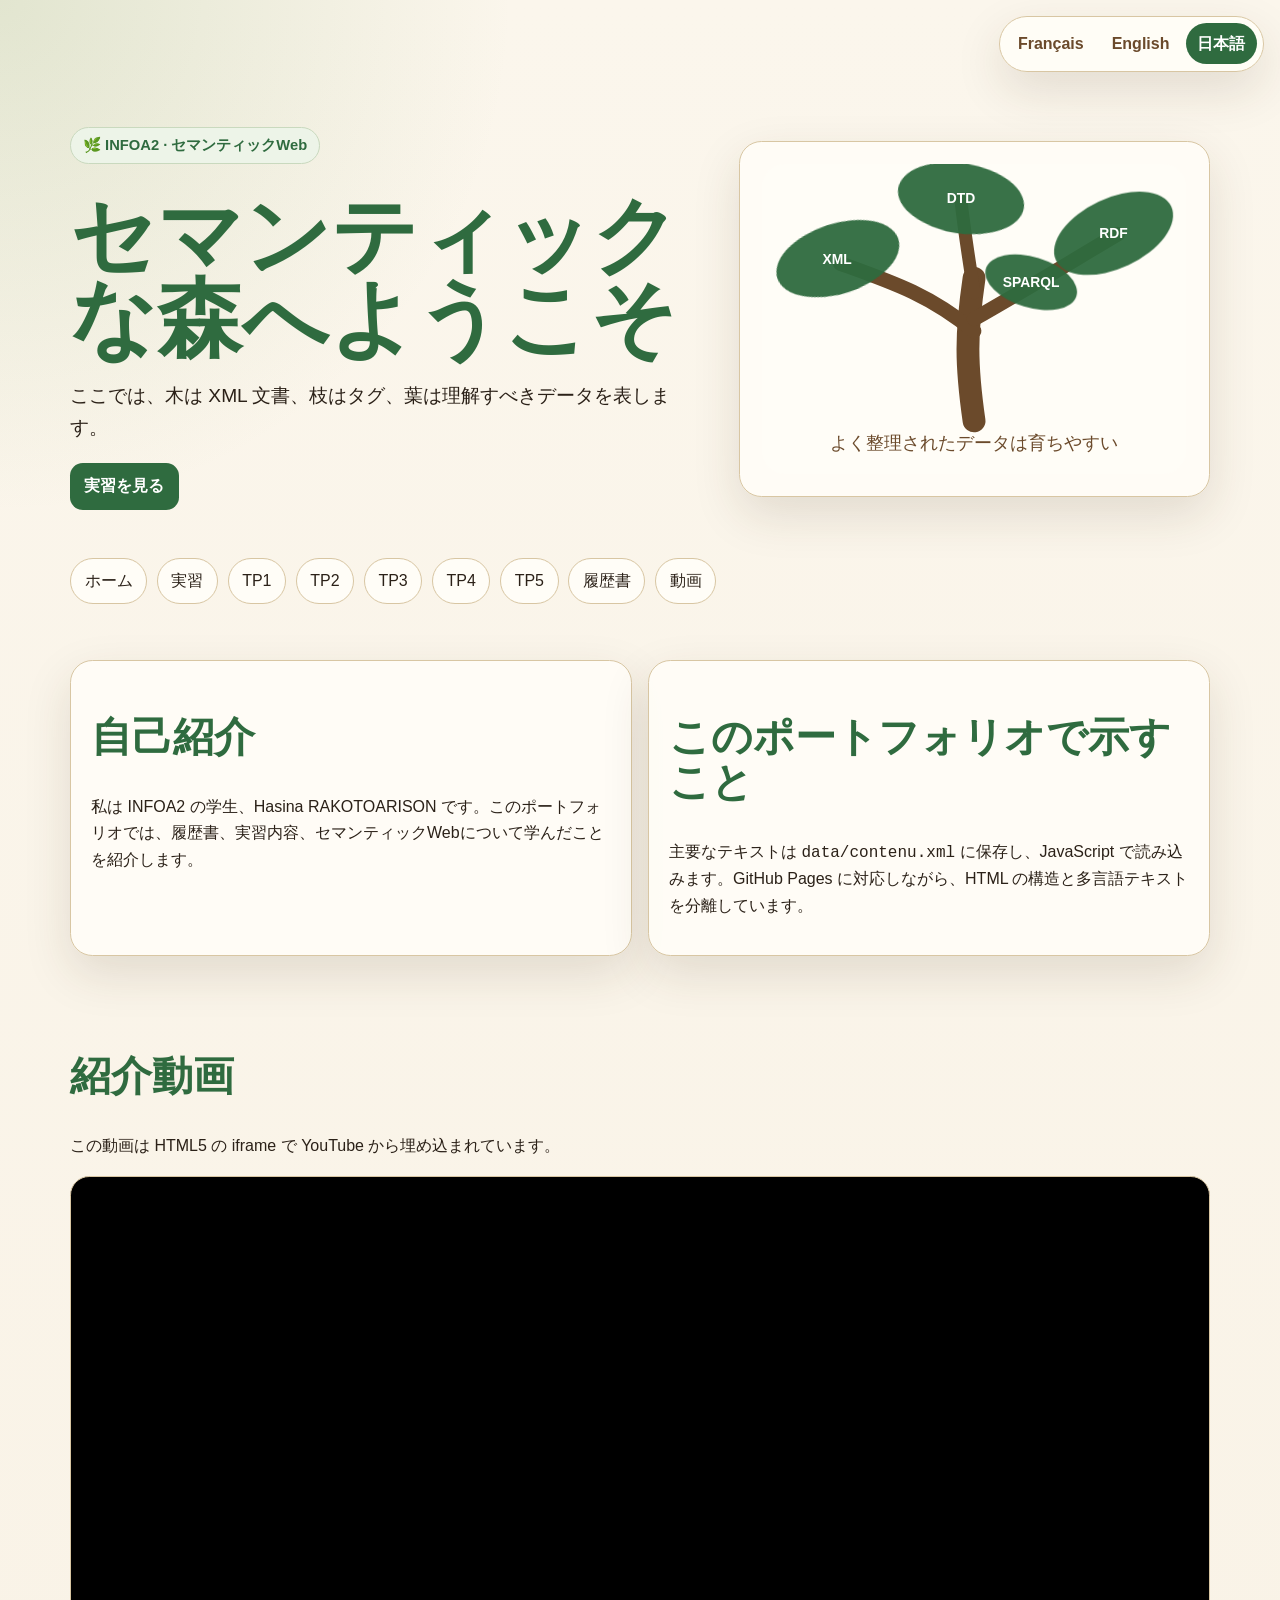
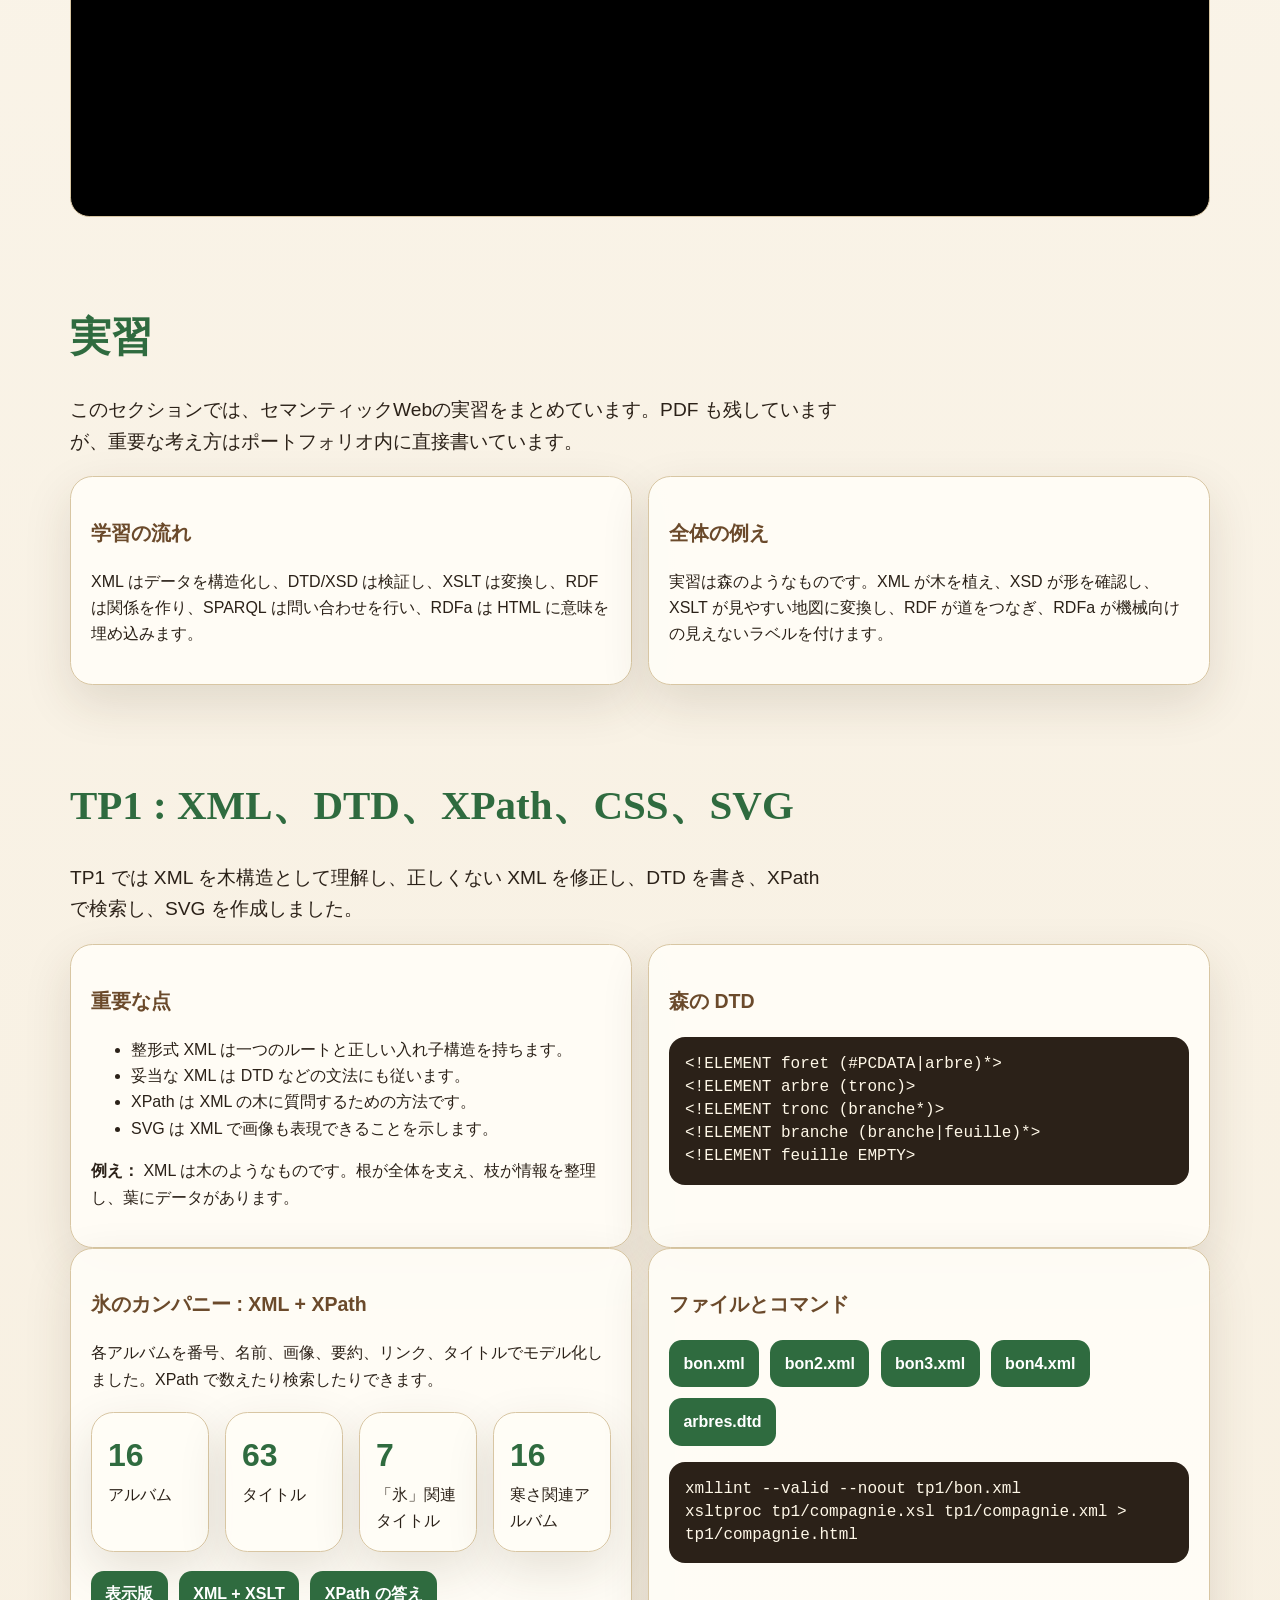
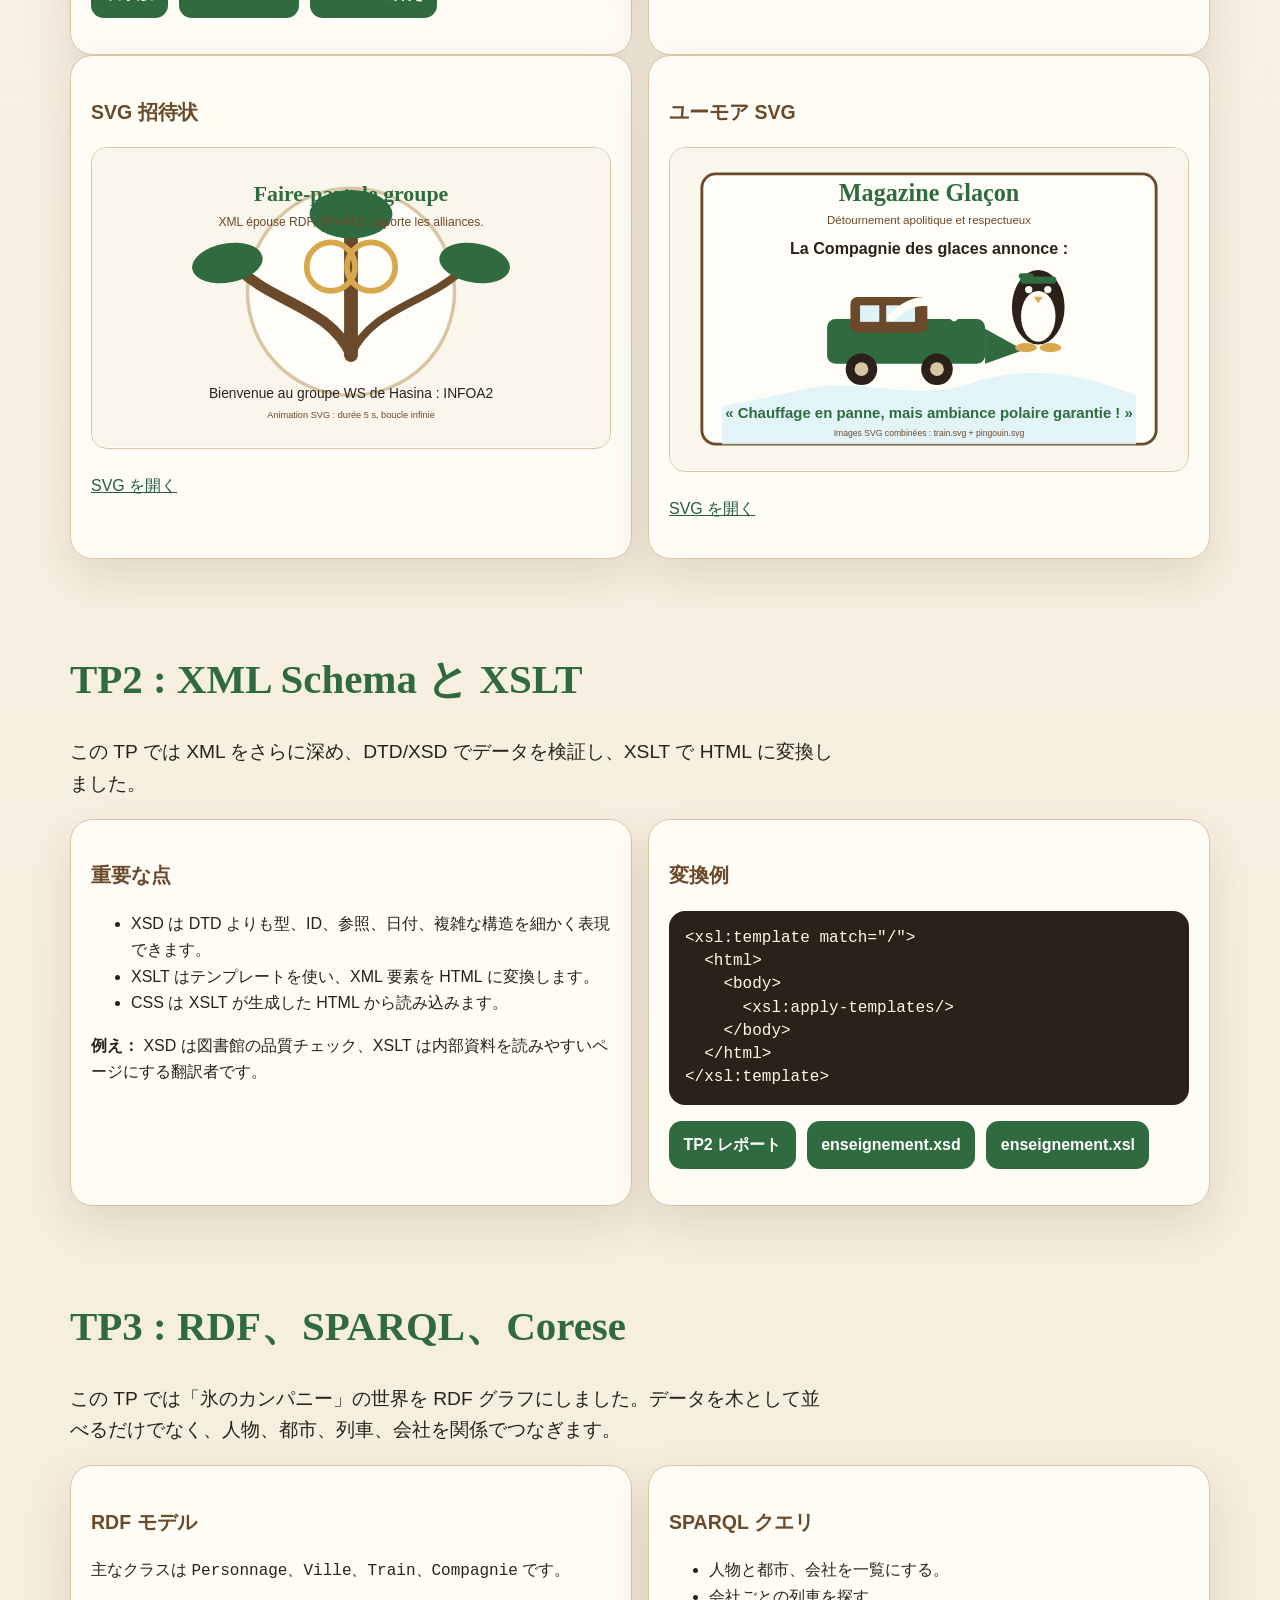
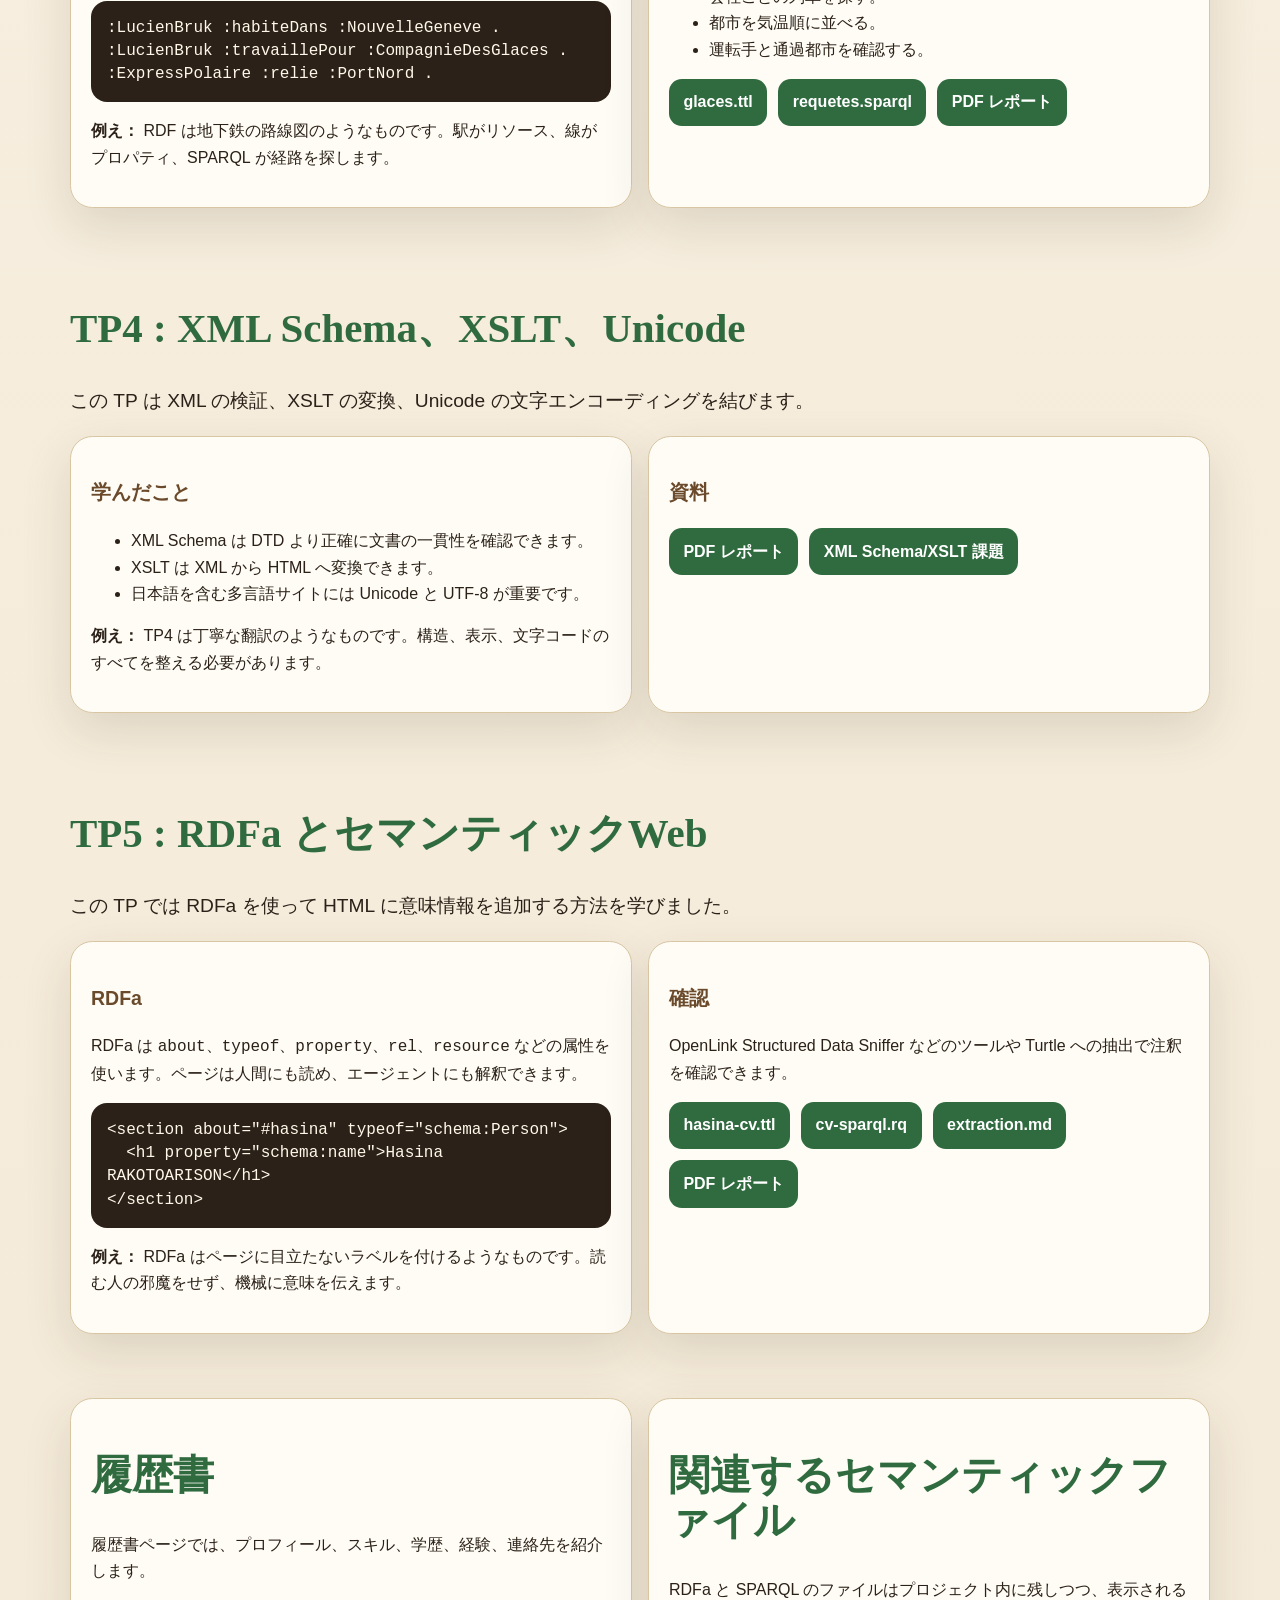
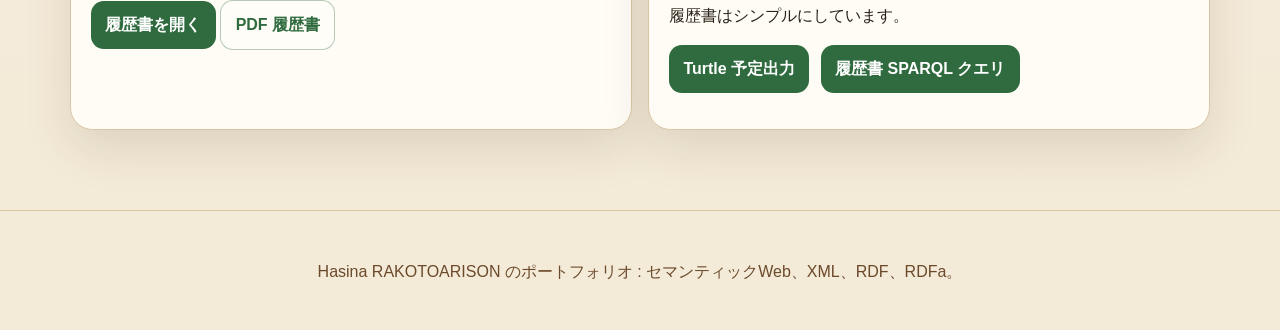
<file: index.ja.html>
<!doctype html><html lang="ja"><head><meta charset="utf-8"><meta http-equiv="refresh" content="0; url=index.html?lang=ja"><script>location.replace('index.html?lang=ja' + location.hash);</script><title>Redirect</title></head><body><p><a href="index.html?lang=ja">日本語版</a></p></body></html>
</file>
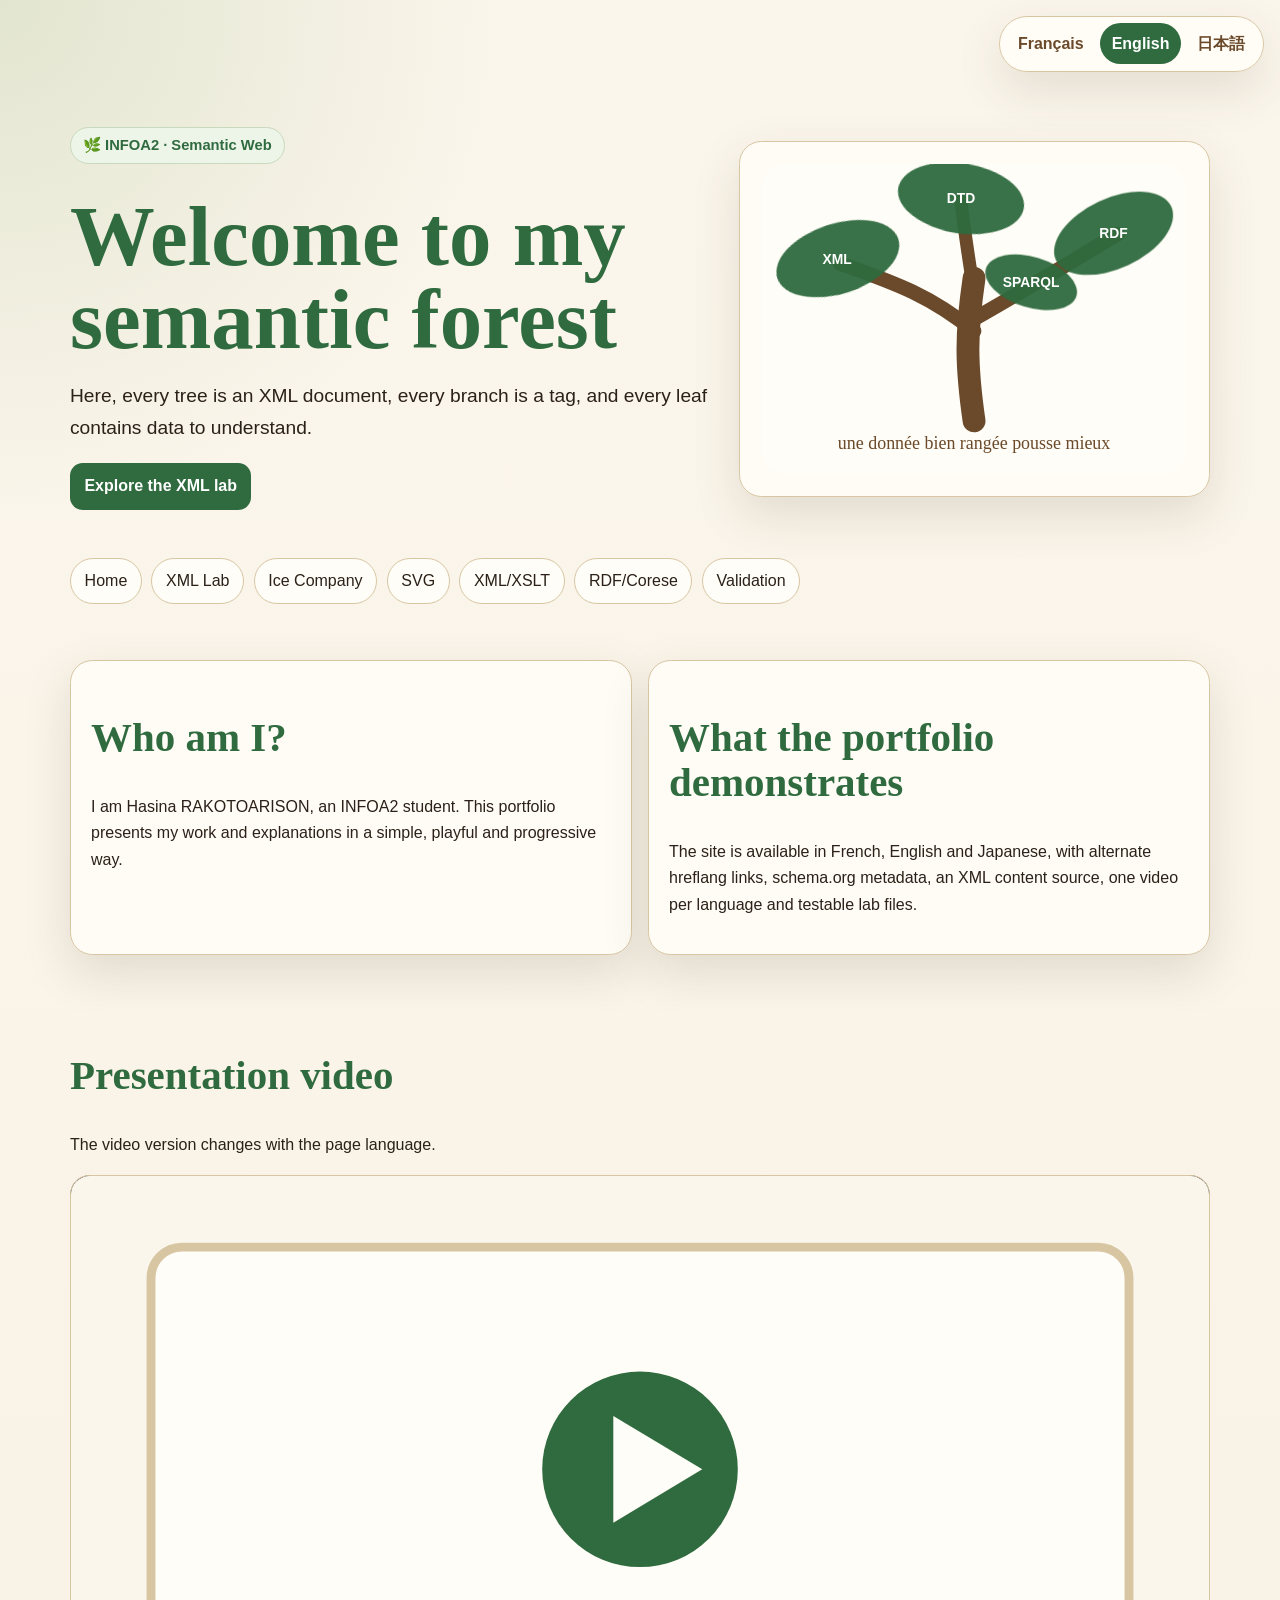
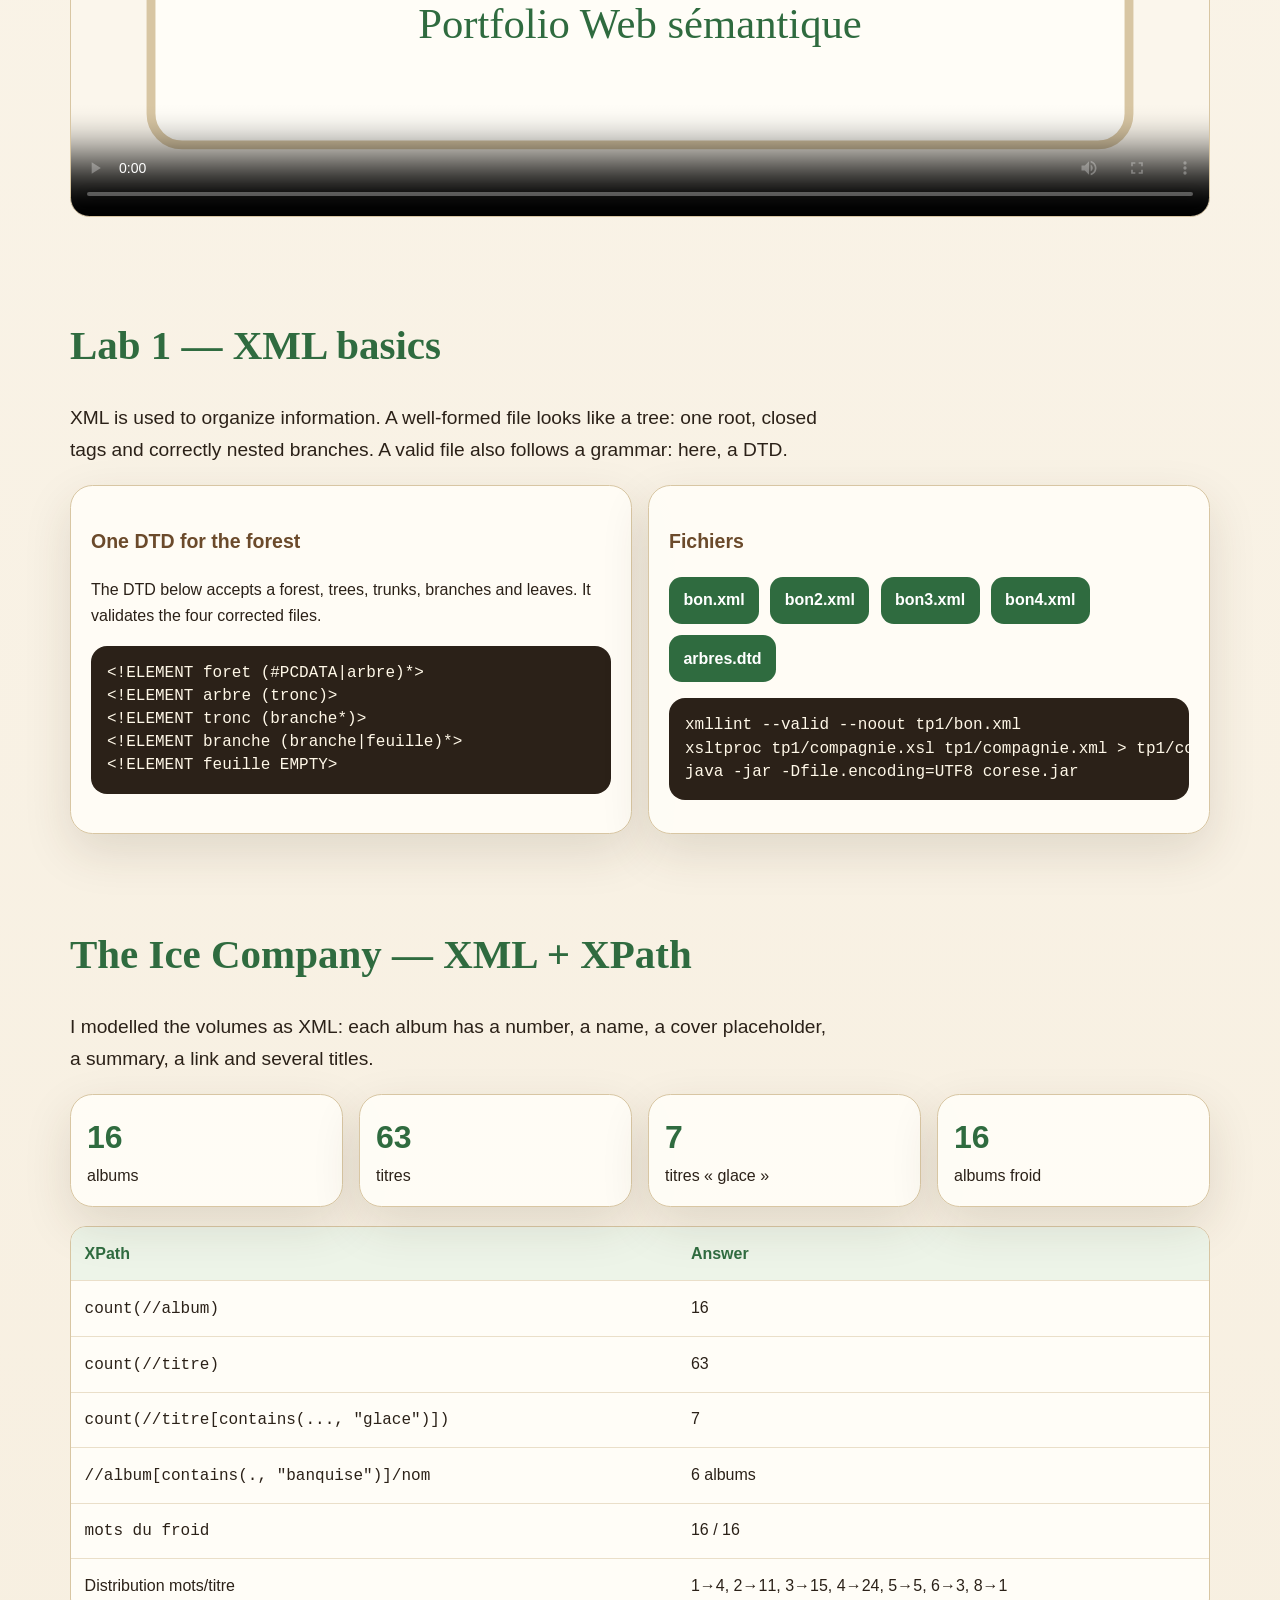
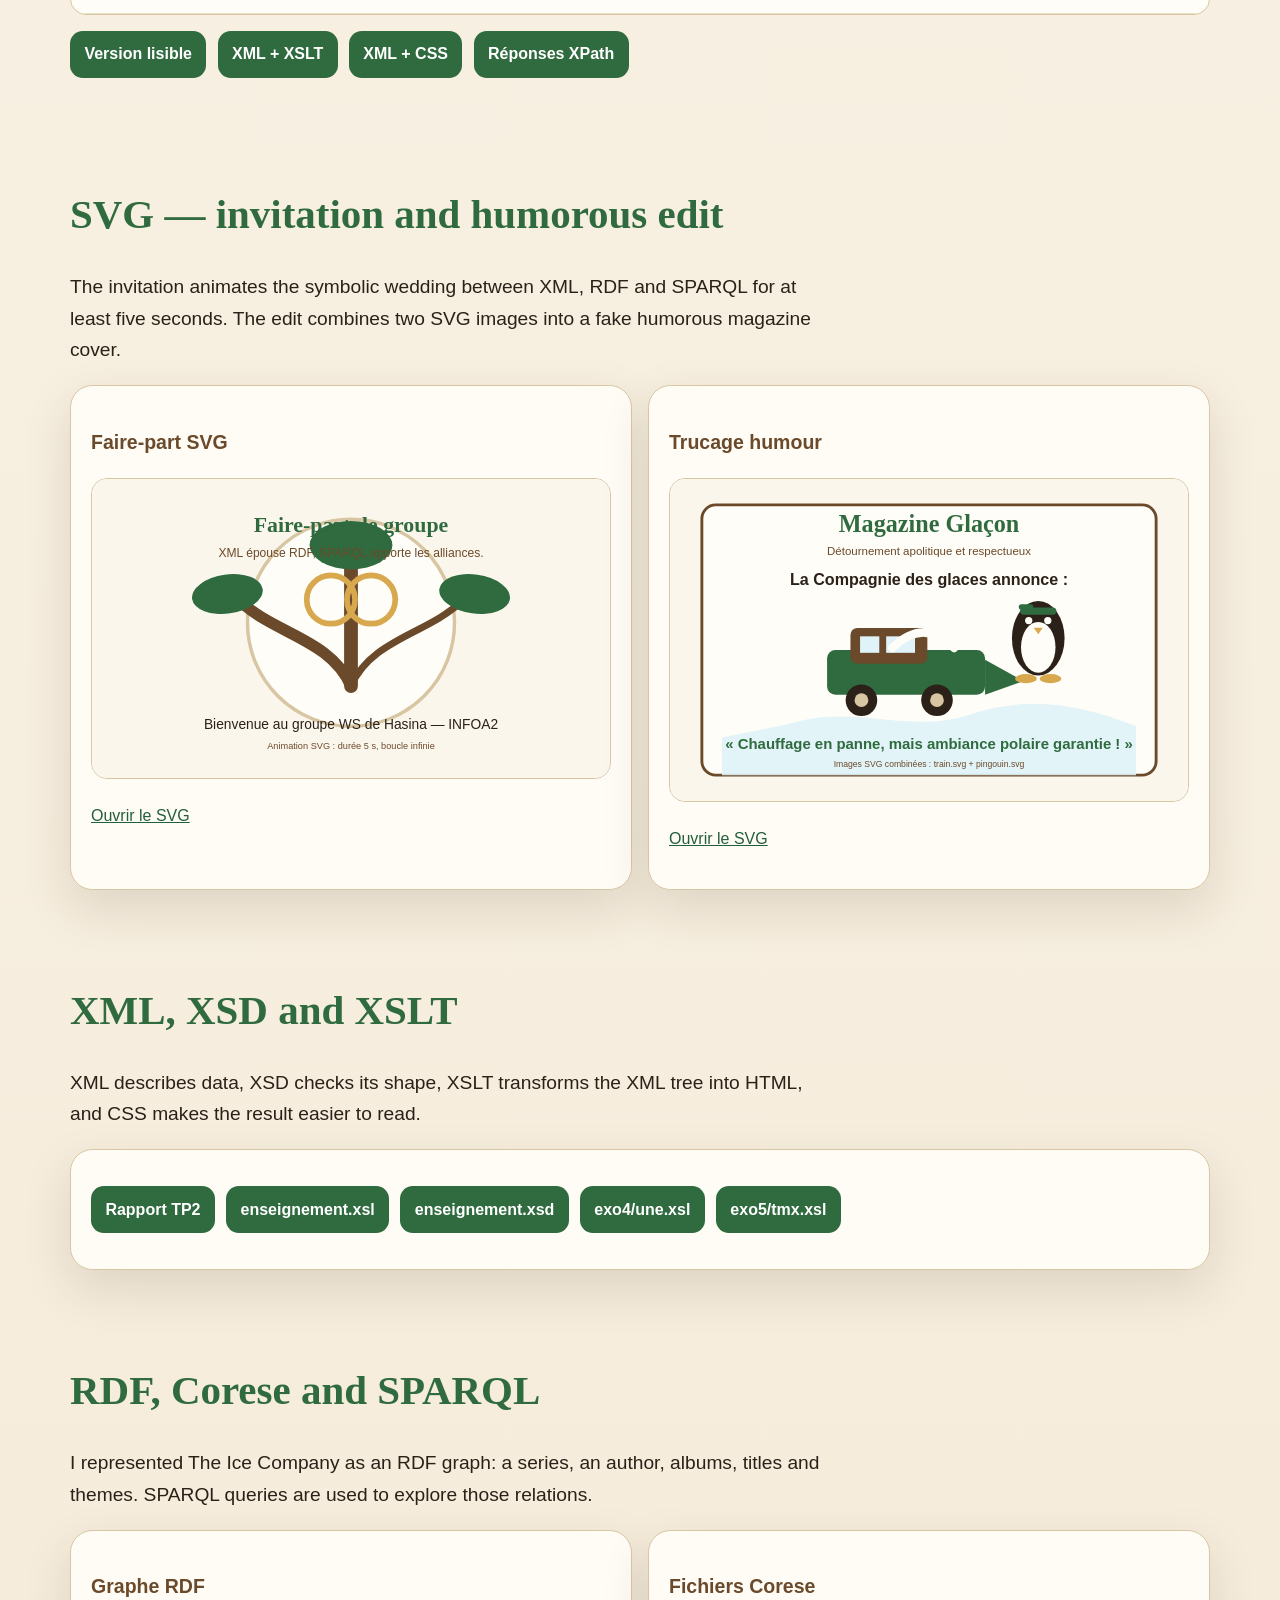
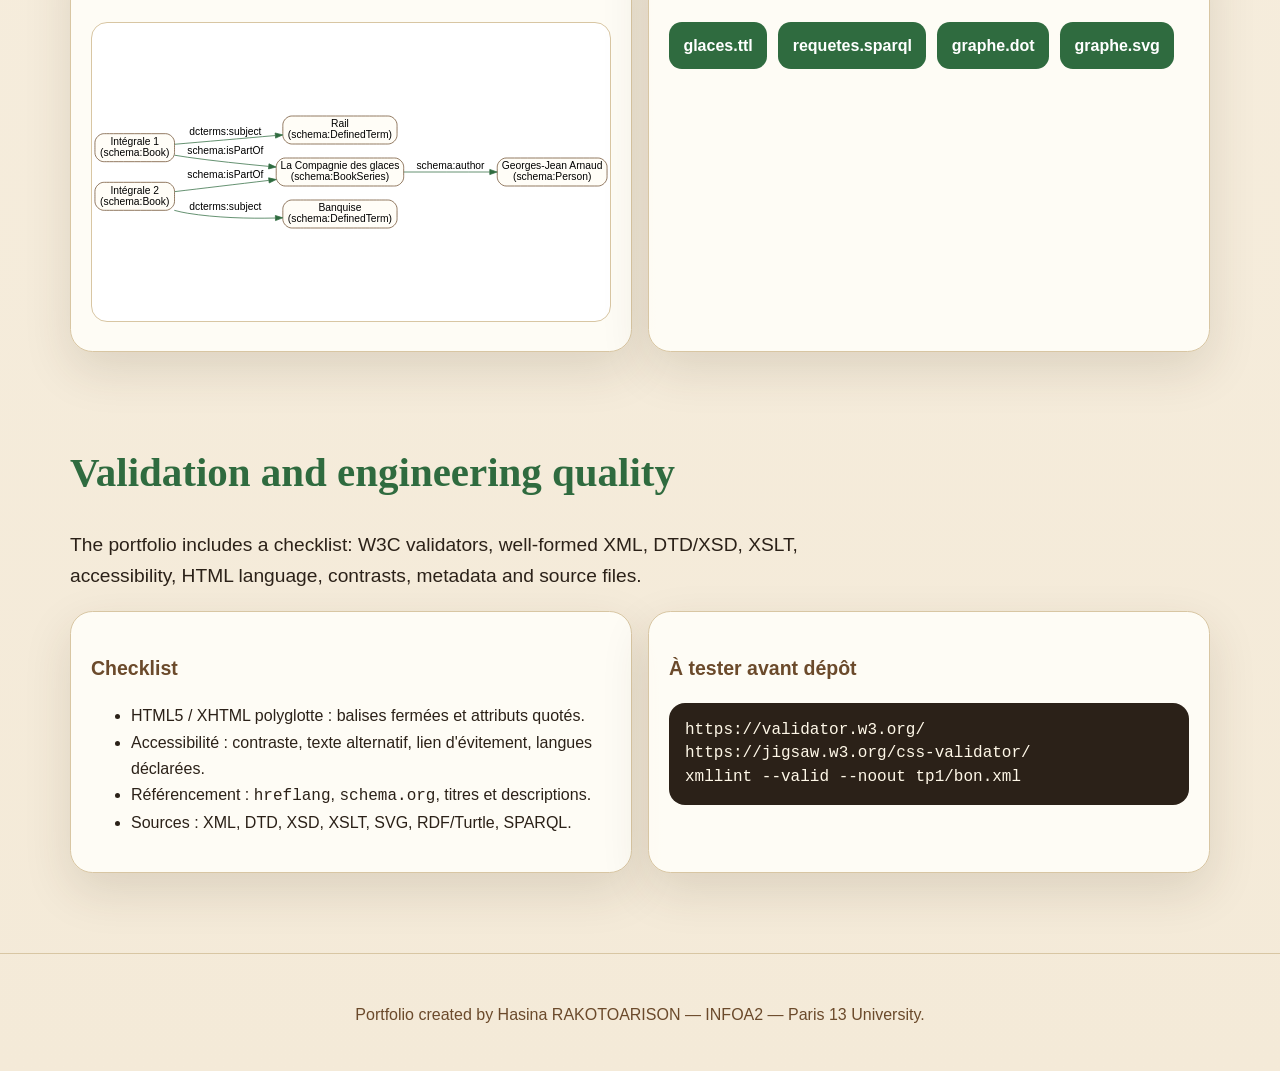
<file: portfolio-hasina-rakotoarison/index.en.html>
<!doctype html>
<html lang="en" dir="ltr" itemscope="itemscope" itemtype="https://schema.org/ProfilePage">
<head>
  <meta charset="utf-8" />
  <meta name="viewport" content="width=device-width, initial-scale=1" />
  <meta name="description" content="Educational portfolio by Hasina RAKOTOARISON, INFOA2, about XML, XSLT, SVG, RDF, SPARQL and Corese." />
  <meta name="author" content="Hasina RAKOTOARISON" />
  <title>Semantic Web Portfolio — Hasina RAKOTOARISON</title>
  <link rel="alternate" href="https://hamkitsi.github.io/index.html" hreflang="fr" />
  <link rel="alternate" href="https://hamkitsi.github.io/index.en.html" hreflang="en" />
  <link rel="alternate" href="https://hamkitsi.github.io/index.ja.html" hreflang="ja" />
  <link rel="stylesheet" href="assets/css/style.css" />
</head>
<body>
  <a class="skip-link" href="#contenu">Aller au contenu</a>
  <div class="lang-switcher" aria-label="Choix de langue"><a href="index.html" lang="fr" hreflang="fr" data-lang-link="true" class="">Français</a>
<a href="index.en.html" lang="en" hreflang="en" data-lang-link="true" class="active">English</a>
<a href="index.ja.html" lang="ja" hreflang="ja" data-lang-link="true" class="">日本語</a></div>
  <header id="accueil" class="site-header">
    <section class="hero">
      <div itemscope="itemscope" itemtype="https://schema.org/Person">
        <p class="badge">🌿 INFOA2 · Semantic Web</p>
        <h1 itemprop="name">Welcome to my semantic forest</h1>
        <p class="lead" itemprop="description">Here, every tree is an XML document, every branch is a tag, and every leaf contains data to understand.</p>
        <p><a class="button-link" href="#tp1">Explore the XML lab</a></p>
        <meta itemprop="givenName" content="Hasina" />
        <meta itemprop="familyName" content="RAKOTOARISON" />
        <meta itemprop="affiliation" content="Université Paris 13 — INFOA2" />
        <link itemprop="url" href="https://hamkitsi.github.io/" />
      </div>
      <div class="hero-card"><svg class="tree-illustration" xmlns="http://www.w3.org/2000/svg" viewBox="0 0 520 380" role="img" aria-label="Illustration d'un arbre XML">
  <rect width="520" height="380" rx="28" fill="#fffdf7"/>
  <path d="M260 315 C250 245 250 208 260 140" stroke="#6b4a2b" stroke-width="28" fill="none" stroke-linecap="round"/>
  <path d="M260 205 C205 160 160 145 96 122" stroke="#6b4a2b" stroke-width="18" fill="none" stroke-linecap="round"/>
  <path d="M260 190 C330 150 372 124 436 86" stroke="#6b4a2b" stroke-width="18" fill="none" stroke-linecap="round"/>
  <path d="M260 158 C252 106 248 82 244 45" stroke="#6b4a2b" stroke-width="16" fill="none" stroke-linecap="round"/>
  <g fill="#2f6b3f" opacity=".95">
    <ellipse cx="93" cy="116" rx="78" ry="43" transform="rotate(-18 93 116)"/>
    <ellipse cx="431" cy="85" rx="78" ry="43" transform="rotate(-25 431 85)"/>
    <ellipse cx="244" cy="42" rx="78" ry="43" transform="rotate(9 244 42)"/>
    <ellipse cx="330" cy="145" rx="58" ry="31" transform="rotate(17 330 145)"/>
  </g>
  <g font-family="Arial" font-size="17" font-weight="700" text-anchor="middle">
    <text x="92" y="122" fill="white">XML</text>
    <text x="244" y="48" fill="white">DTD</text>
    <text x="431" y="91" fill="white">RDF</text>
    <text x="330" y="151" fill="white">SPARQL</text>
  </g>
  <text x="260" y="350" text-anchor="middle" font-family="Georgia" font-size="22" fill="#6b4a2b">une donnée bien rangée pousse mieux</text>
</svg></div>
    </section>
  </header>
  <nav class="navbar" aria-label="Navigation principale">
      <ul>
        <li><a href="#accueil">Home</a></li>
        <li><a href="#tp1">XML Lab</a></li>
        <li><a href="#compagnie">Ice Company</a></li>
        <li><a href="#svg">SVG</a></li>
        <li><a href="#xslt">XML/XSLT</a></li>
        <li><a href="#rdf">RDF/Corese</a></li>
        <li><a href="#validation">Validation</a></li>
      </ul>
    </nav>
  <main id="contenu">
    <section class="section grid" aria-labelledby="identite-title">
      <article class="card">
        <h2 id="identite-title">Who am I?</h2>
        <p>I am Hasina RAKOTOARISON, an INFOA2 student. This portfolio presents my work and explanations in a simple, playful and progressive way.</p>
      </article>
      <article class="card">
        <h2>What the portfolio demonstrates</h2>
        <p>The site is available in French, English and Japanese, with alternate hreflang links, schema.org metadata, an XML content source, one video per language and testable lab files.</p>
      </article>
    </section>

    <section id="video" class="section video-box" aria-labelledby="video-title">
      <h2 id="video-title">Presentation video</h2>
      <p>The video version changes with the page language.</p>
      <video controls="controls" preload="metadata" poster="assets/img/video-poster.svg">
        <source src="assets/video/intro-en.mp4" type="video/mp4" />
        <track kind="subtitles" src="assets/video/captions-en.vtt" srclang="en" label="English" default="default" />
      </video>
    </section>

    <section id="tp1" class="section" aria-labelledby="tp1-title">
      <h2 id="tp1-title">Lab 1 — XML basics</h2>
      <p class="lead">XML is used to organize information. A well-formed file looks like a tree: one root, closed tags and correctly nested branches. A valid file also follows a grammar: here, a DTD.</p>
      <div class="grid">
        <article class="card">
          <h3>One DTD for the forest</h3>
          <p>The DTD below accepts a forest, trees, trunks, branches and leaves. It validates the four corrected files.</p>
          <pre><code>&lt;!ELEMENT foret (#PCDATA|arbre)*&gt;
&lt;!ELEMENT arbre (tronc)&gt;
&lt;!ELEMENT tronc (branche*)&gt;
&lt;!ELEMENT branche (branche|feuille)*&gt;
&lt;!ELEMENT feuille EMPTY&gt;
</code></pre>
        </article>
        <article class="card">
          <h3>Fichiers</h3>
          <ul class="link-list">
            <li><a href="tp1/bon.xml">bon.xml</a></li>
            <li><a href="tp1/bon2.xml">bon2.xml</a></li>
            <li><a href="tp1/bon3.xml">bon3.xml</a></li>
            <li><a href="tp1/bon4.xml">bon4.xml</a></li>
            <li><a href="tp1/arbres.dtd">arbres.dtd</a></li>
          </ul>
          <pre><code>xmllint --valid --noout tp1/bon.xml
xsltproc tp1/compagnie.xsl tp1/compagnie.xml &gt; tp1/compagnie.html
java -jar -Dfile.encoding=UTF8 corese.jar</code></pre>
        </article>
      </div>
    </section>

    <section id="compagnie" class="section" aria-labelledby="compagnie-title">
      <h2 id="compagnie-title">The Ice Company — XML + XPath</h2>
      <p class="lead">I modelled the volumes as XML: each album has a number, a name, a cover placeholder, a summary, a link and several titles.</p>
      <div class="stats" aria-label="Statistiques XPath">
        <div class="stat"><strong>16</strong> albums</div>
        <div class="stat"><strong>63</strong> titres</div>
        <div class="stat"><strong>7</strong> titres « glace »</div>
        <div class="stat"><strong>16</strong> albums froid</div>
      </div>
      <div class="table-wrap">
        <table><tr><th>XPath</th><th>Answer</th></tr><tr><td><code>count(//album)</code></td><td>16</td></tr><tr><td><code>count(//titre)</code></td><td>63</td></tr><tr><td><code>count(//titre[contains(..., "glace")])</code></td><td>7</td></tr><tr><td><code>//album[contains(., "banquise")]/nom</code></td><td>6 albums</td></tr><tr><td><code>mots du froid</code></td><td>16 / 16</td></tr><tr><td>Distribution mots/titre</td><td>1→4, 2→11, 3→15, 4→24, 5→5, 6→3, 8→1</td></tr></table>
      </div>
      <ul class="link-list">
        <li><a href="tp1/compagnie.html">Version lisible</a></li>
        <li><a href="tp1/compagnie.xml">XML + XSLT</a></li>
        <li><a href="tp1/compagnie-css.xml">XML + CSS</a></li>
        <li><a href="tp1/requetes_xpath_reponses.txt">Réponses XPath</a></li>
      </ul>
    </section>

    <section id="svg" class="section" aria-labelledby="svg-title">
      <h2 id="svg-title">SVG — invitation and humorous edit</h2>
      <p class="lead">The invitation animates the symbolic wedding between XML, RDF and SPARQL for at least five seconds. The edit combines two SVG images into a fake humorous magazine cover.</p>
      <div class="grid">
        <article class="card">
          <h3>Faire-part SVG</h3>
          <object class="svg-frame" type="image/svg+xml" data="tp1/svg/mariage-groupe-ws.svg" aria-label="Faire-part SVG animé"></object>
          <p><a href="tp1/svg/mariage-groupe-ws.svg">Ouvrir le SVG</a></p>
        </article>
        <article class="card">
          <h3>Trucage humour</h3>
          <object class="svg-frame" type="image/svg+xml" data="tp1/svg/trucage-magazine-glacon.svg" aria-label="Trucage SVG humoristique"></object>
          <p><a href="tp1/svg/trucage-magazine-glacon.svg">Ouvrir le SVG</a></p>
        </article>
      </div>
    </section>

    <section id="xslt" class="section" aria-labelledby="xslt-title">
      <h2 id="xslt-title">XML, XSD and XSLT</h2>
      <p class="lead">XML describes data, XSD checks its shape, XSLT transforms the XML tree into HTML, and CSS makes the result easier to read.</p>
      <article class="card">
        <ul class="link-list">
          <li><a href="xml-xslt/index.html">Rapport TP2</a></li>
          <li><a href="xml-xslt/TP2_Hasina/enseignement.xsl">enseignement.xsl</a></li>
          <li><a href="xml-xslt/TP2_Hasina/enseignement.xsd">enseignement.xsd</a></li>
          <li><a href="xml-xslt/TP2_Hasina/exo4/une.xsl">exo4/une.xsl</a></li>
          <li><a href="xml-xslt/TP2_Hasina/exo5/tmx.xsl">exo5/tmx.xsl</a></li>
        </ul>
      </article>
    </section>

    <section id="rdf" class="section" aria-labelledby="rdf-title">
      <h2 id="rdf-title">RDF, Corese and SPARQL</h2>
      <p class="lead">I represented The Ice Company as an RDF graph: a series, an author, albums, titles and themes. SPARQL queries are used to explore those relations.</p>
      <div class="grid">
        <article class="card">
          <h3>Graphe RDF</h3>
          <object class="svg-frame" type="image/svg+xml" data="rdf-corese/graphe.svg" aria-label="Graphe RDF"></object>
        </article>
        <article class="card">
          <h3>Fichiers Corese</h3>
          <ul class="link-list">
            <li><a href="rdf-corese/glaces.ttl">glaces.ttl</a></li>
            <li><a href="rdf-corese/requetes.sparql">requetes.sparql</a></li>
            <li><a href="rdf-corese/graphe.dot">graphe.dot</a></li>
            <li><a href="rdf-corese/graphe.svg">graphe.svg</a></li>
          </ul>
        </article>
      </div>
    </section>

    <section id="validation" class="section" aria-labelledby="validation-title">
      <h2 id="validation-title">Validation and engineering quality</h2>
      <p class="lead">The portfolio includes a checklist: W3C validators, well-formed XML, DTD/XSD, XSLT, accessibility, HTML language, contrasts, metadata and source files.</p>
      <div class="grid">
        <article class="card">
          <h3>Checklist</h3>
          <ul>
            <li>HTML5 / XHTML polyglotte : balises fermées et attributs quotés.</li>
            <li>Accessibilité : contraste, texte alternatif, lien d'évitement, langues déclarées.</li>
            <li>Référencement : <code>hreflang</code>, <code>schema.org</code>, titres et descriptions.</li>
            <li>Sources : XML, DTD, XSD, XSLT, SVG, RDF/Turtle, SPARQL.</li>
          </ul>
        </article>
        <article class="card">
          <h3>À tester avant dépôt</h3>
          <pre><code>https://validator.w3.org/
https://jigsaw.w3.org/css-validator/
xmllint --valid --noout tp1/bon.xml</code></pre>
        </article>
      </div>
    </section>
  </main>
  <footer class="site-footer"><p>Portfolio created by Hasina RAKOTOARISON — INFOA2 — Paris 13 University.</p></footer>
  <script src="assets/js/site.js"></script>
</body>
</html>
</file>
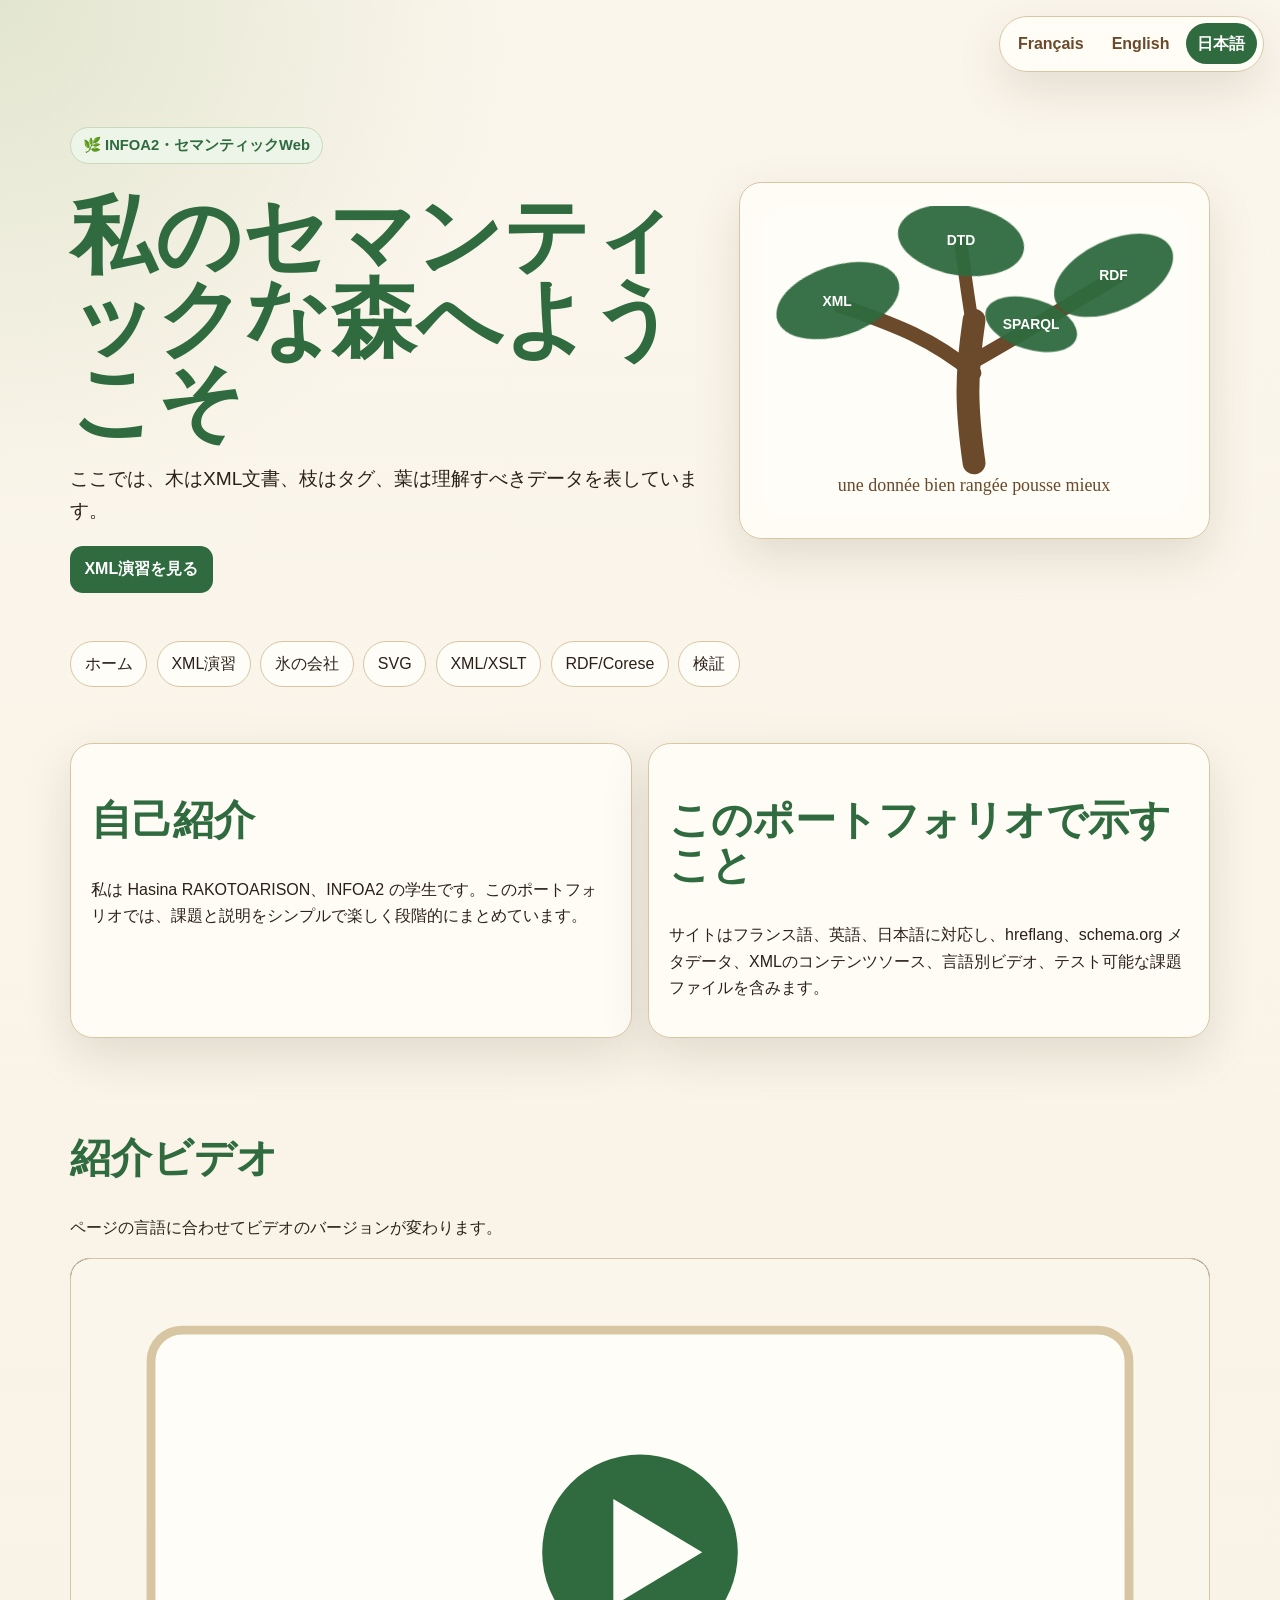
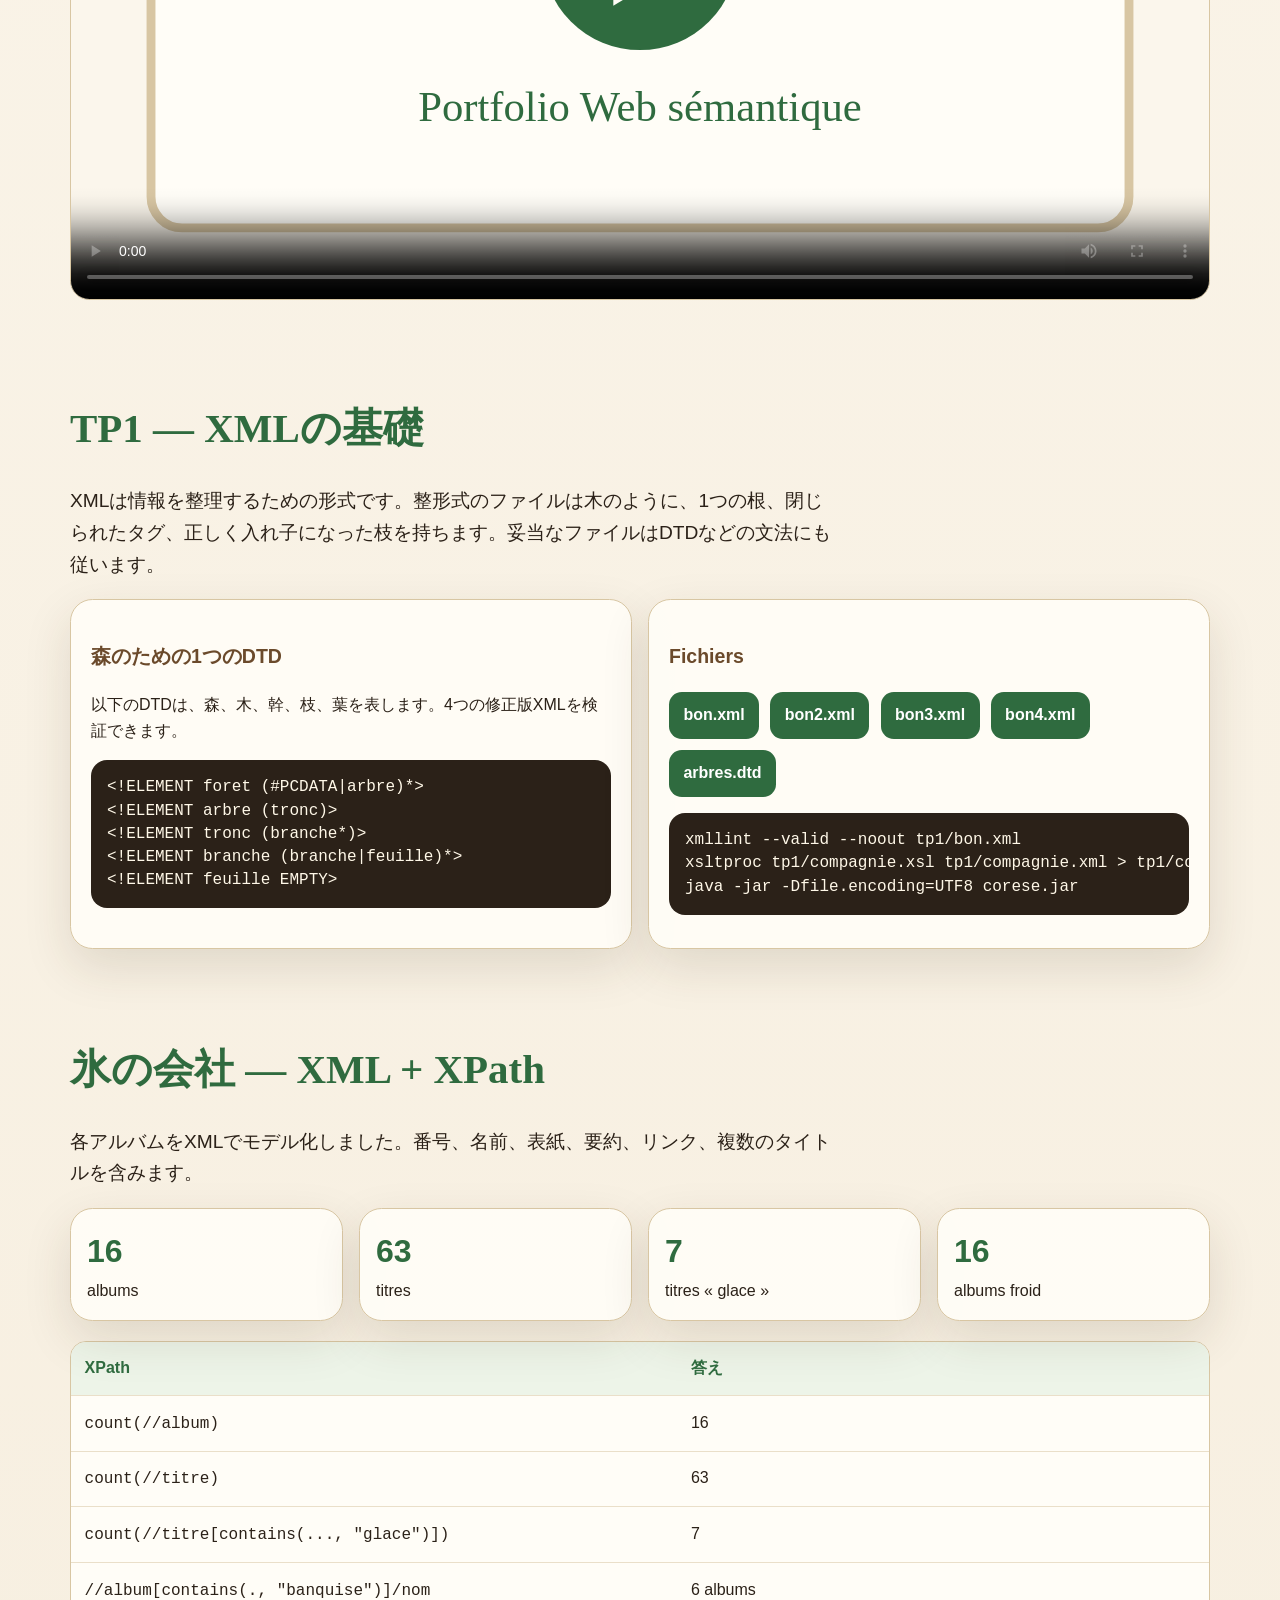
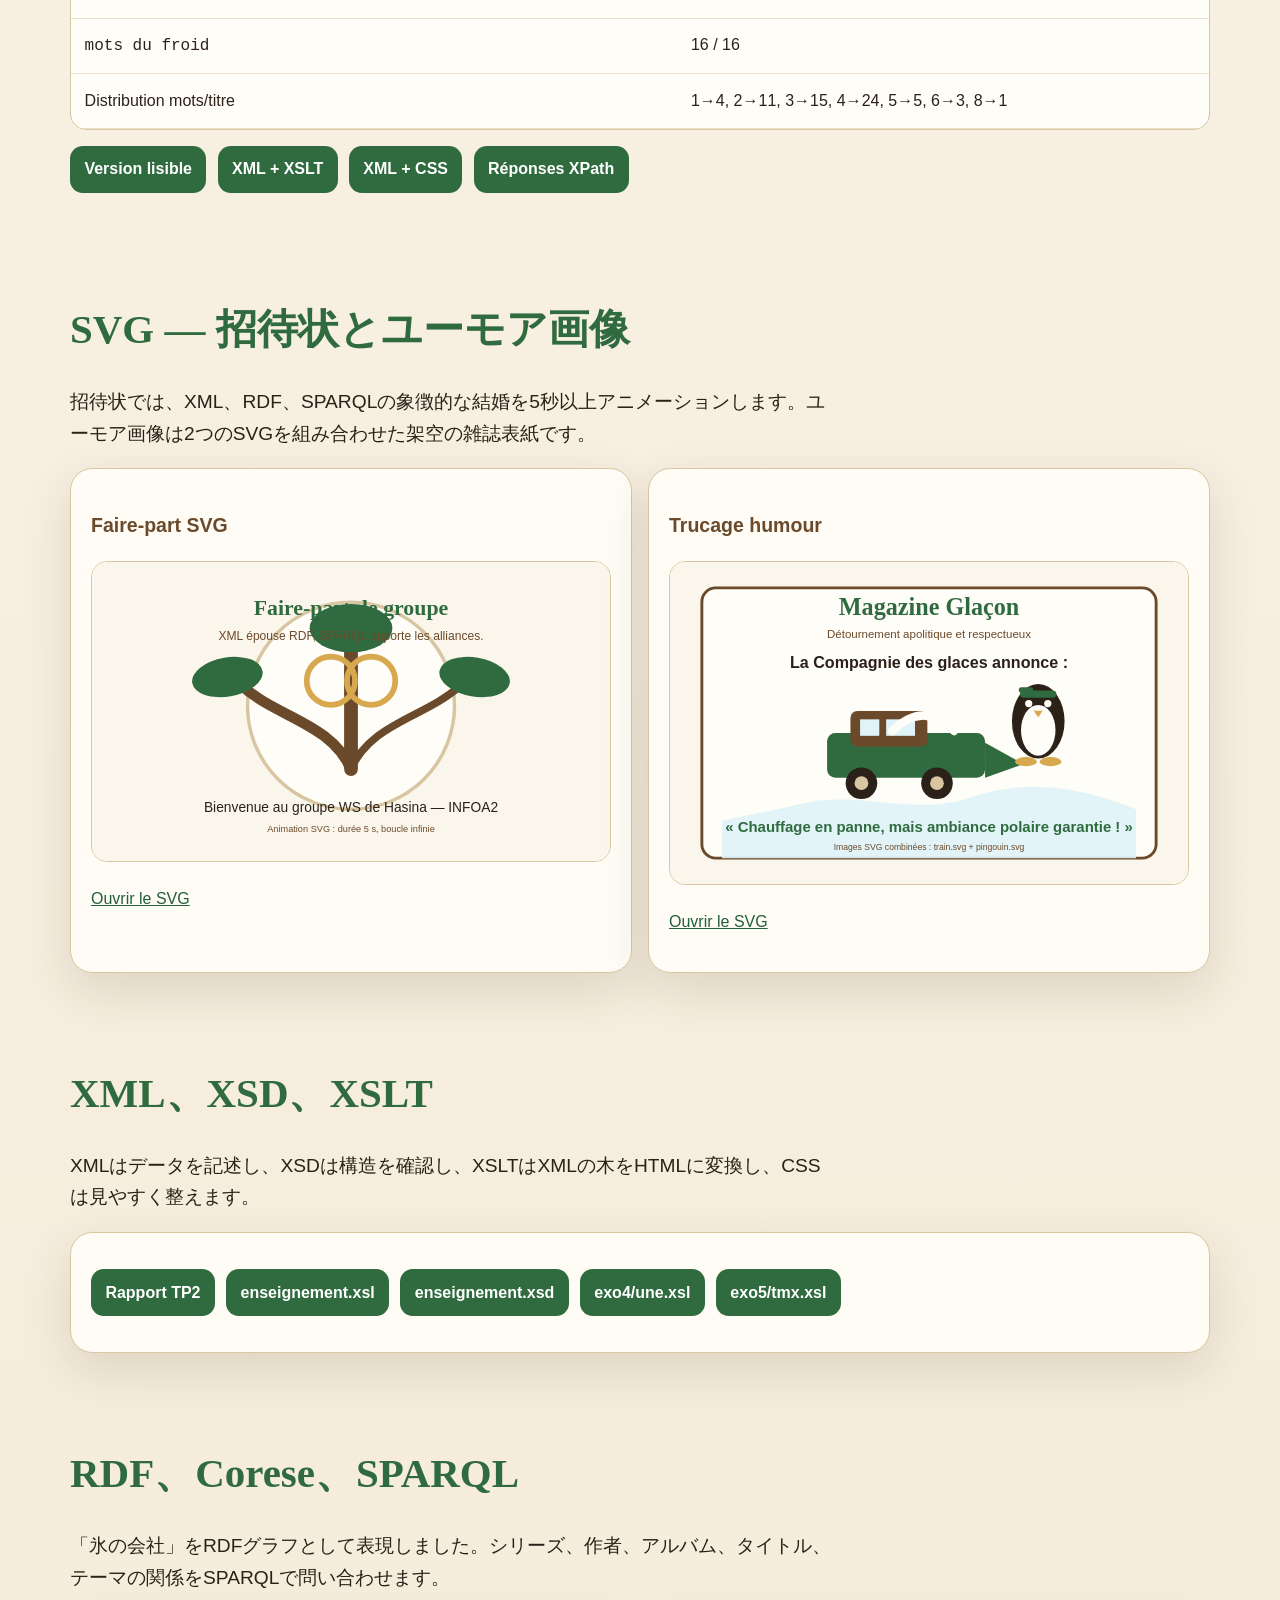
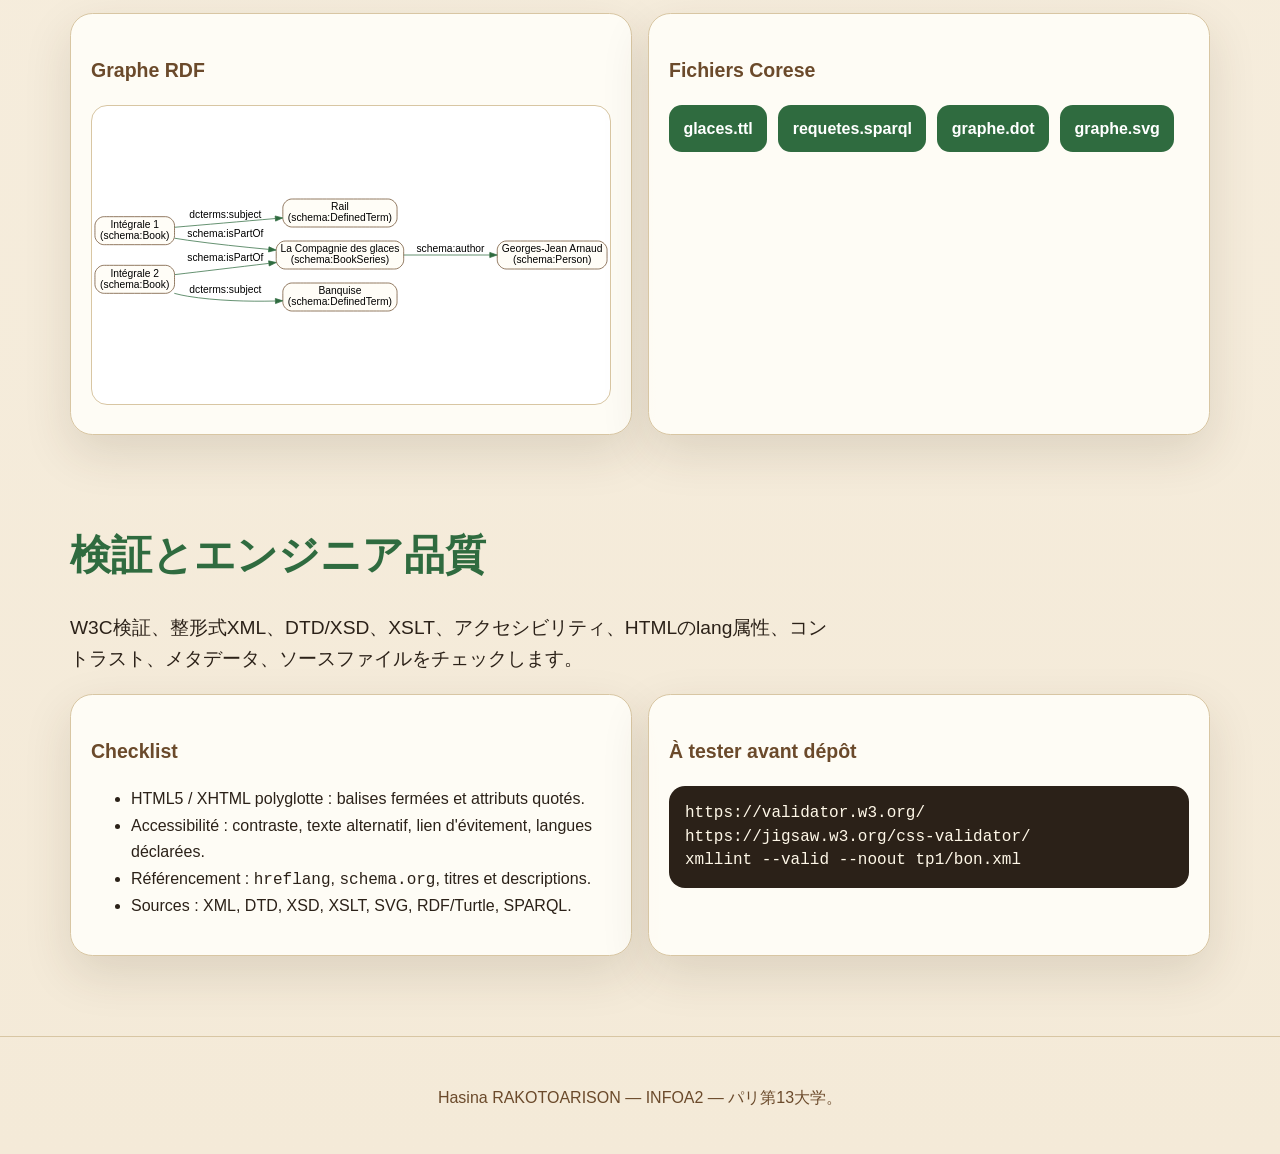
<file: portfolio-hasina-rakotoarison/index.ja.html>
<!doctype html>
<html lang="ja" dir="ltr" itemscope="itemscope" itemtype="https://schema.org/ProfilePage">
<head>
  <meta charset="utf-8" />
  <meta name="viewport" content="width=device-width, initial-scale=1" />
  <meta name="description" content="Hasina RAKOTOARISON（INFOA2）による、XML、XSLT、SVG、RDF、SPARQL、Corese の学習ポートフォリオです。" />
  <meta name="author" content="Hasina RAKOTOARISON" />
  <title>セマンティックWebポートフォリオ — Hasina RAKOTOARISON</title>
  <link rel="alternate" href="https://hamkitsi.github.io/index.html" hreflang="fr" />
  <link rel="alternate" href="https://hamkitsi.github.io/index.en.html" hreflang="en" />
  <link rel="alternate" href="https://hamkitsi.github.io/index.ja.html" hreflang="ja" />
  <link rel="stylesheet" href="assets/css/style.css" />
</head>
<body>
  <a class="skip-link" href="#contenu">Aller au contenu</a>
  <div class="lang-switcher" aria-label="Choix de langue"><a href="index.html" lang="fr" hreflang="fr" data-lang-link="true" class="">Français</a>
<a href="index.en.html" lang="en" hreflang="en" data-lang-link="true" class="">English</a>
<a href="index.ja.html" lang="ja" hreflang="ja" data-lang-link="true" class="active">日本語</a></div>
  <header id="accueil" class="site-header">
    <section class="hero">
      <div itemscope="itemscope" itemtype="https://schema.org/Person">
        <p class="badge">🌿 INFOA2・セマンティックWeb</p>
        <h1 itemprop="name">私のセマンティックな森へようこそ</h1>
        <p class="lead" itemprop="description">ここでは、木はXML文書、枝はタグ、葉は理解すべきデータを表しています。</p>
        <p><a class="button-link" href="#tp1">XML演習を見る</a></p>
        <meta itemprop="givenName" content="Hasina" />
        <meta itemprop="familyName" content="RAKOTOARISON" />
        <meta itemprop="affiliation" content="Université Paris 13 — INFOA2" />
        <link itemprop="url" href="https://hamkitsi.github.io/" />
      </div>
      <div class="hero-card"><svg class="tree-illustration" xmlns="http://www.w3.org/2000/svg" viewBox="0 0 520 380" role="img" aria-label="Illustration d'un arbre XML">
  <rect width="520" height="380" rx="28" fill="#fffdf7"/>
  <path d="M260 315 C250 245 250 208 260 140" stroke="#6b4a2b" stroke-width="28" fill="none" stroke-linecap="round"/>
  <path d="M260 205 C205 160 160 145 96 122" stroke="#6b4a2b" stroke-width="18" fill="none" stroke-linecap="round"/>
  <path d="M260 190 C330 150 372 124 436 86" stroke="#6b4a2b" stroke-width="18" fill="none" stroke-linecap="round"/>
  <path d="M260 158 C252 106 248 82 244 45" stroke="#6b4a2b" stroke-width="16" fill="none" stroke-linecap="round"/>
  <g fill="#2f6b3f" opacity=".95">
    <ellipse cx="93" cy="116" rx="78" ry="43" transform="rotate(-18 93 116)"/>
    <ellipse cx="431" cy="85" rx="78" ry="43" transform="rotate(-25 431 85)"/>
    <ellipse cx="244" cy="42" rx="78" ry="43" transform="rotate(9 244 42)"/>
    <ellipse cx="330" cy="145" rx="58" ry="31" transform="rotate(17 330 145)"/>
  </g>
  <g font-family="Arial" font-size="17" font-weight="700" text-anchor="middle">
    <text x="92" y="122" fill="white">XML</text>
    <text x="244" y="48" fill="white">DTD</text>
    <text x="431" y="91" fill="white">RDF</text>
    <text x="330" y="151" fill="white">SPARQL</text>
  </g>
  <text x="260" y="350" text-anchor="middle" font-family="Georgia" font-size="22" fill="#6b4a2b">une donnée bien rangée pousse mieux</text>
</svg></div>
    </section>
  </header>
  <nav class="navbar" aria-label="Navigation principale">
      <ul>
        <li><a href="#accueil">ホーム</a></li>
        <li><a href="#tp1">XML演習</a></li>
        <li><a href="#compagnie">氷の会社</a></li>
        <li><a href="#svg">SVG</a></li>
        <li><a href="#xslt">XML/XSLT</a></li>
        <li><a href="#rdf">RDF/Corese</a></li>
        <li><a href="#validation">検証</a></li>
      </ul>
    </nav>
  <main id="contenu">
    <section class="section grid" aria-labelledby="identite-title">
      <article class="card">
        <h2 id="identite-title">自己紹介</h2>
        <p>私は Hasina RAKOTOARISON、INFOA2 の学生です。このポートフォリオでは、課題と説明をシンプルで楽しく段階的にまとめています。</p>
      </article>
      <article class="card">
        <h2>このポートフォリオで示すこと</h2>
        <p>サイトはフランス語、英語、日本語に対応し、hreflang、schema.org メタデータ、XMLのコンテンツソース、言語別ビデオ、テスト可能な課題ファイルを含みます。</p>
      </article>
    </section>

    <section id="video" class="section video-box" aria-labelledby="video-title">
      <h2 id="video-title">紹介ビデオ</h2>
      <p>ページの言語に合わせてビデオのバージョンが変わります。</p>
      <video controls="controls" preload="metadata" poster="assets/img/video-poster.svg">
        <source src="assets/video/intro-ja.mp4" type="video/mp4" />
        <track kind="subtitles" src="assets/video/captions-ja.vtt" srclang="ja" label="日本語" default="default" />
      </video>
    </section>

    <section id="tp1" class="section" aria-labelledby="tp1-title">
      <h2 id="tp1-title">TP1 — XMLの基礎</h2>
      <p class="lead">XMLは情報を整理するための形式です。整形式のファイルは木のように、1つの根、閉じられたタグ、正しく入れ子になった枝を持ちます。妥当なファイルはDTDなどの文法にも従います。</p>
      <div class="grid">
        <article class="card">
          <h3>森のための1つのDTD</h3>
          <p>以下のDTDは、森、木、幹、枝、葉を表します。4つの修正版XMLを検証できます。</p>
          <pre><code>&lt;!ELEMENT foret (#PCDATA|arbre)*&gt;
&lt;!ELEMENT arbre (tronc)&gt;
&lt;!ELEMENT tronc (branche*)&gt;
&lt;!ELEMENT branche (branche|feuille)*&gt;
&lt;!ELEMENT feuille EMPTY&gt;
</code></pre>
        </article>
        <article class="card">
          <h3>Fichiers</h3>
          <ul class="link-list">
            <li><a href="tp1/bon.xml">bon.xml</a></li>
            <li><a href="tp1/bon2.xml">bon2.xml</a></li>
            <li><a href="tp1/bon3.xml">bon3.xml</a></li>
            <li><a href="tp1/bon4.xml">bon4.xml</a></li>
            <li><a href="tp1/arbres.dtd">arbres.dtd</a></li>
          </ul>
          <pre><code>xmllint --valid --noout tp1/bon.xml
xsltproc tp1/compagnie.xsl tp1/compagnie.xml &gt; tp1/compagnie.html
java -jar -Dfile.encoding=UTF8 corese.jar</code></pre>
        </article>
      </div>
    </section>

    <section id="compagnie" class="section" aria-labelledby="compagnie-title">
      <h2 id="compagnie-title">氷の会社 — XML + XPath</h2>
      <p class="lead">各アルバムをXMLでモデル化しました。番号、名前、表紙、要約、リンク、複数のタイトルを含みます。</p>
      <div class="stats" aria-label="Statistiques XPath">
        <div class="stat"><strong>16</strong> albums</div>
        <div class="stat"><strong>63</strong> titres</div>
        <div class="stat"><strong>7</strong> titres « glace »</div>
        <div class="stat"><strong>16</strong> albums froid</div>
      </div>
      <div class="table-wrap">
        <table><tr><th>XPath</th><th>答え</th></tr><tr><td><code>count(//album)</code></td><td>16</td></tr><tr><td><code>count(//titre)</code></td><td>63</td></tr><tr><td><code>count(//titre[contains(..., "glace")])</code></td><td>7</td></tr><tr><td><code>//album[contains(., "banquise")]/nom</code></td><td>6 albums</td></tr><tr><td><code>mots du froid</code></td><td>16 / 16</td></tr><tr><td>Distribution mots/titre</td><td>1→4, 2→11, 3→15, 4→24, 5→5, 6→3, 8→1</td></tr></table>
      </div>
      <ul class="link-list">
        <li><a href="tp1/compagnie.html">Version lisible</a></li>
        <li><a href="tp1/compagnie.xml">XML + XSLT</a></li>
        <li><a href="tp1/compagnie-css.xml">XML + CSS</a></li>
        <li><a href="tp1/requetes_xpath_reponses.txt">Réponses XPath</a></li>
      </ul>
    </section>

    <section id="svg" class="section" aria-labelledby="svg-title">
      <h2 id="svg-title">SVG — 招待状とユーモア画像</h2>
      <p class="lead">招待状では、XML、RDF、SPARQLの象徴的な結婚を5秒以上アニメーションします。ユーモア画像は2つのSVGを組み合わせた架空の雑誌表紙です。</p>
      <div class="grid">
        <article class="card">
          <h3>Faire-part SVG</h3>
          <object class="svg-frame" type="image/svg+xml" data="tp1/svg/mariage-groupe-ws.svg" aria-label="Faire-part SVG animé"></object>
          <p><a href="tp1/svg/mariage-groupe-ws.svg">Ouvrir le SVG</a></p>
        </article>
        <article class="card">
          <h3>Trucage humour</h3>
          <object class="svg-frame" type="image/svg+xml" data="tp1/svg/trucage-magazine-glacon.svg" aria-label="Trucage SVG humoristique"></object>
          <p><a href="tp1/svg/trucage-magazine-glacon.svg">Ouvrir le SVG</a></p>
        </article>
      </div>
    </section>

    <section id="xslt" class="section" aria-labelledby="xslt-title">
      <h2 id="xslt-title">XML、XSD、XSLT</h2>
      <p class="lead">XMLはデータを記述し、XSDは構造を確認し、XSLTはXMLの木をHTMLに変換し、CSSは見やすく整えます。</p>
      <article class="card">
        <ul class="link-list">
          <li><a href="xml-xslt/index.html">Rapport TP2</a></li>
          <li><a href="xml-xslt/TP2_Hasina/enseignement.xsl">enseignement.xsl</a></li>
          <li><a href="xml-xslt/TP2_Hasina/enseignement.xsd">enseignement.xsd</a></li>
          <li><a href="xml-xslt/TP2_Hasina/exo4/une.xsl">exo4/une.xsl</a></li>
          <li><a href="xml-xslt/TP2_Hasina/exo5/tmx.xsl">exo5/tmx.xsl</a></li>
        </ul>
      </article>
    </section>

    <section id="rdf" class="section" aria-labelledby="rdf-title">
      <h2 id="rdf-title">RDF、Corese、SPARQL</h2>
      <p class="lead">「氷の会社」をRDFグラフとして表現しました。シリーズ、作者、アルバム、タイトル、テーマの関係をSPARQLで問い合わせます。</p>
      <div class="grid">
        <article class="card">
          <h3>Graphe RDF</h3>
          <object class="svg-frame" type="image/svg+xml" data="rdf-corese/graphe.svg" aria-label="Graphe RDF"></object>
        </article>
        <article class="card">
          <h3>Fichiers Corese</h3>
          <ul class="link-list">
            <li><a href="rdf-corese/glaces.ttl">glaces.ttl</a></li>
            <li><a href="rdf-corese/requetes.sparql">requetes.sparql</a></li>
            <li><a href="rdf-corese/graphe.dot">graphe.dot</a></li>
            <li><a href="rdf-corese/graphe.svg">graphe.svg</a></li>
          </ul>
        </article>
      </div>
    </section>

    <section id="validation" class="section" aria-labelledby="validation-title">
      <h2 id="validation-title">検証とエンジニア品質</h2>
      <p class="lead">W3C検証、整形式XML、DTD/XSD、XSLT、アクセシビリティ、HTMLのlang属性、コントラスト、メタデータ、ソースファイルをチェックします。</p>
      <div class="grid">
        <article class="card">
          <h3>Checklist</h3>
          <ul>
            <li>HTML5 / XHTML polyglotte : balises fermées et attributs quotés.</li>
            <li>Accessibilité : contraste, texte alternatif, lien d'évitement, langues déclarées.</li>
            <li>Référencement : <code>hreflang</code>, <code>schema.org</code>, titres et descriptions.</li>
            <li>Sources : XML, DTD, XSD, XSLT, SVG, RDF/Turtle, SPARQL.</li>
          </ul>
        </article>
        <article class="card">
          <h3>À tester avant dépôt</h3>
          <pre><code>https://validator.w3.org/
https://jigsaw.w3.org/css-validator/
xmllint --valid --noout tp1/bon.xml</code></pre>
        </article>
      </div>
    </section>
  </main>
  <footer class="site-footer"><p>Hasina RAKOTOARISON — INFOA2 — パリ第13大学。</p></footer>
  <script src="assets/js/site.js"></script>
</body>
</html>
</file>
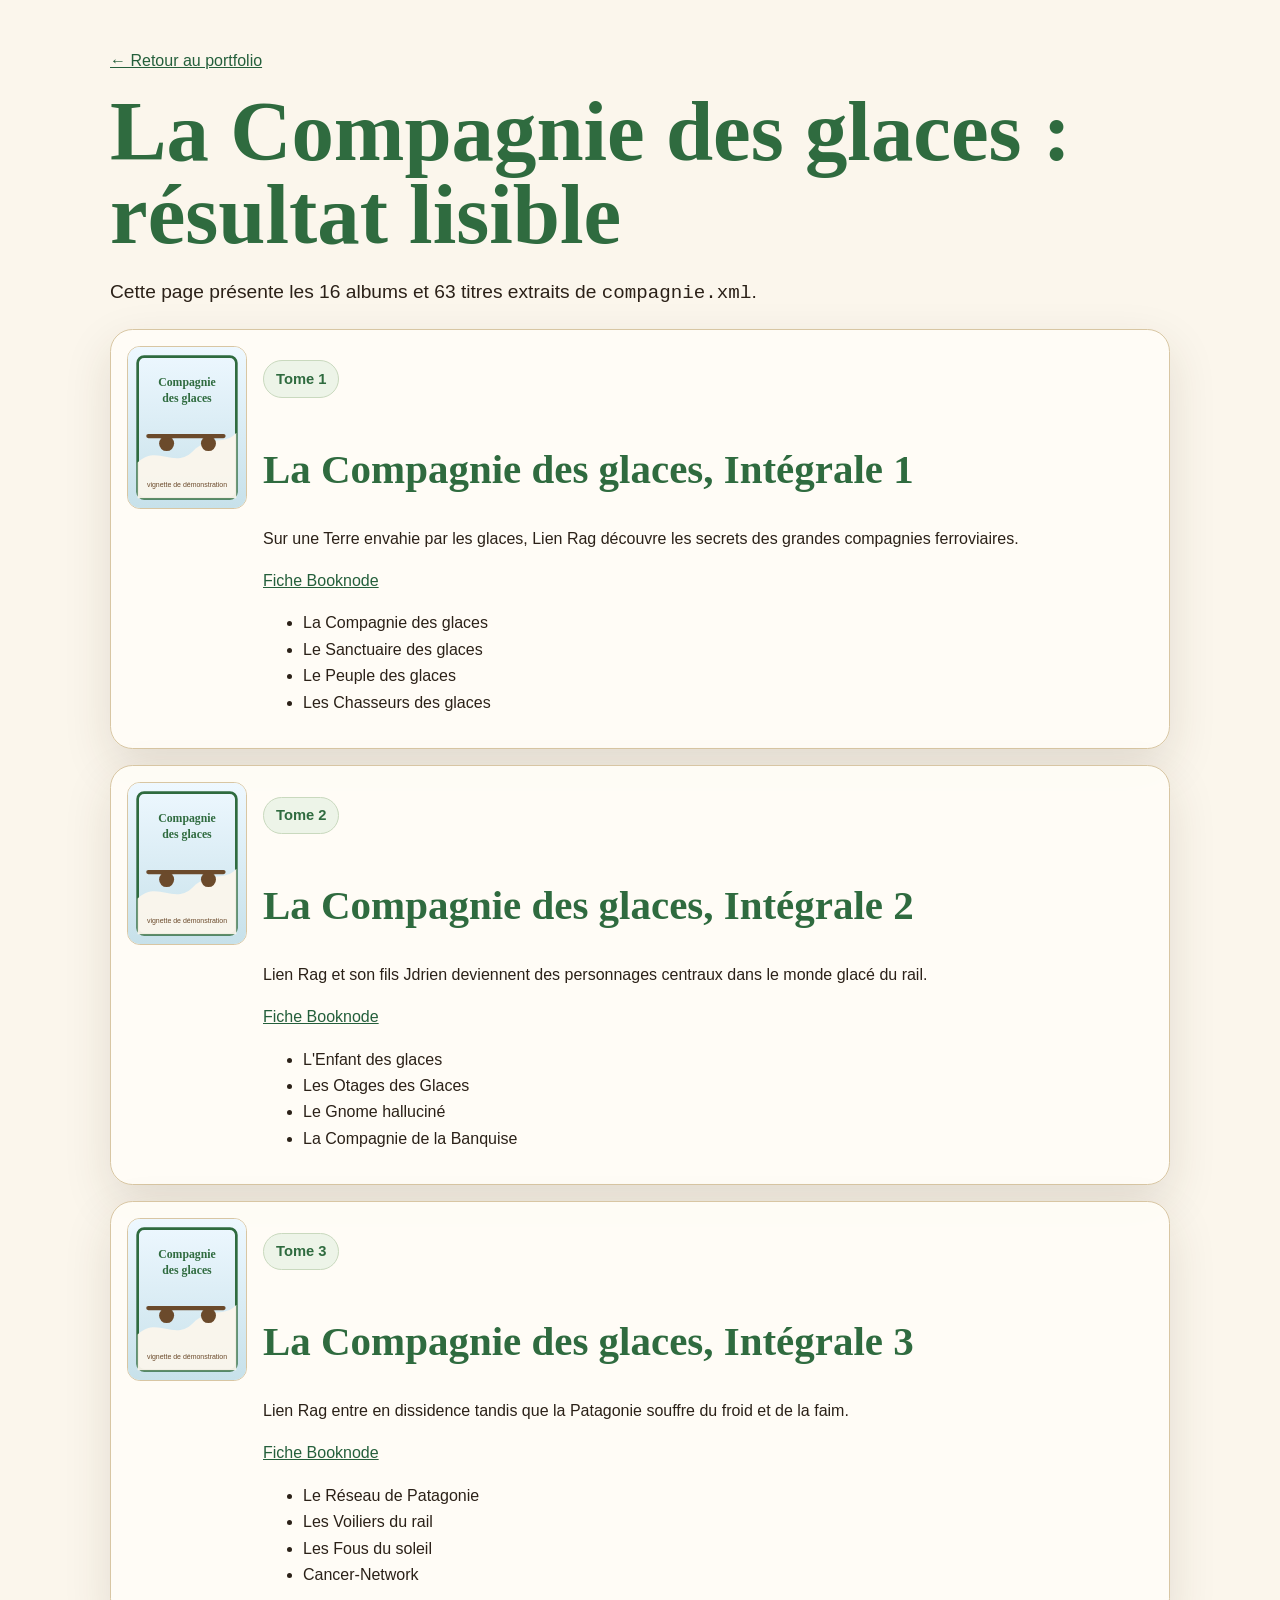
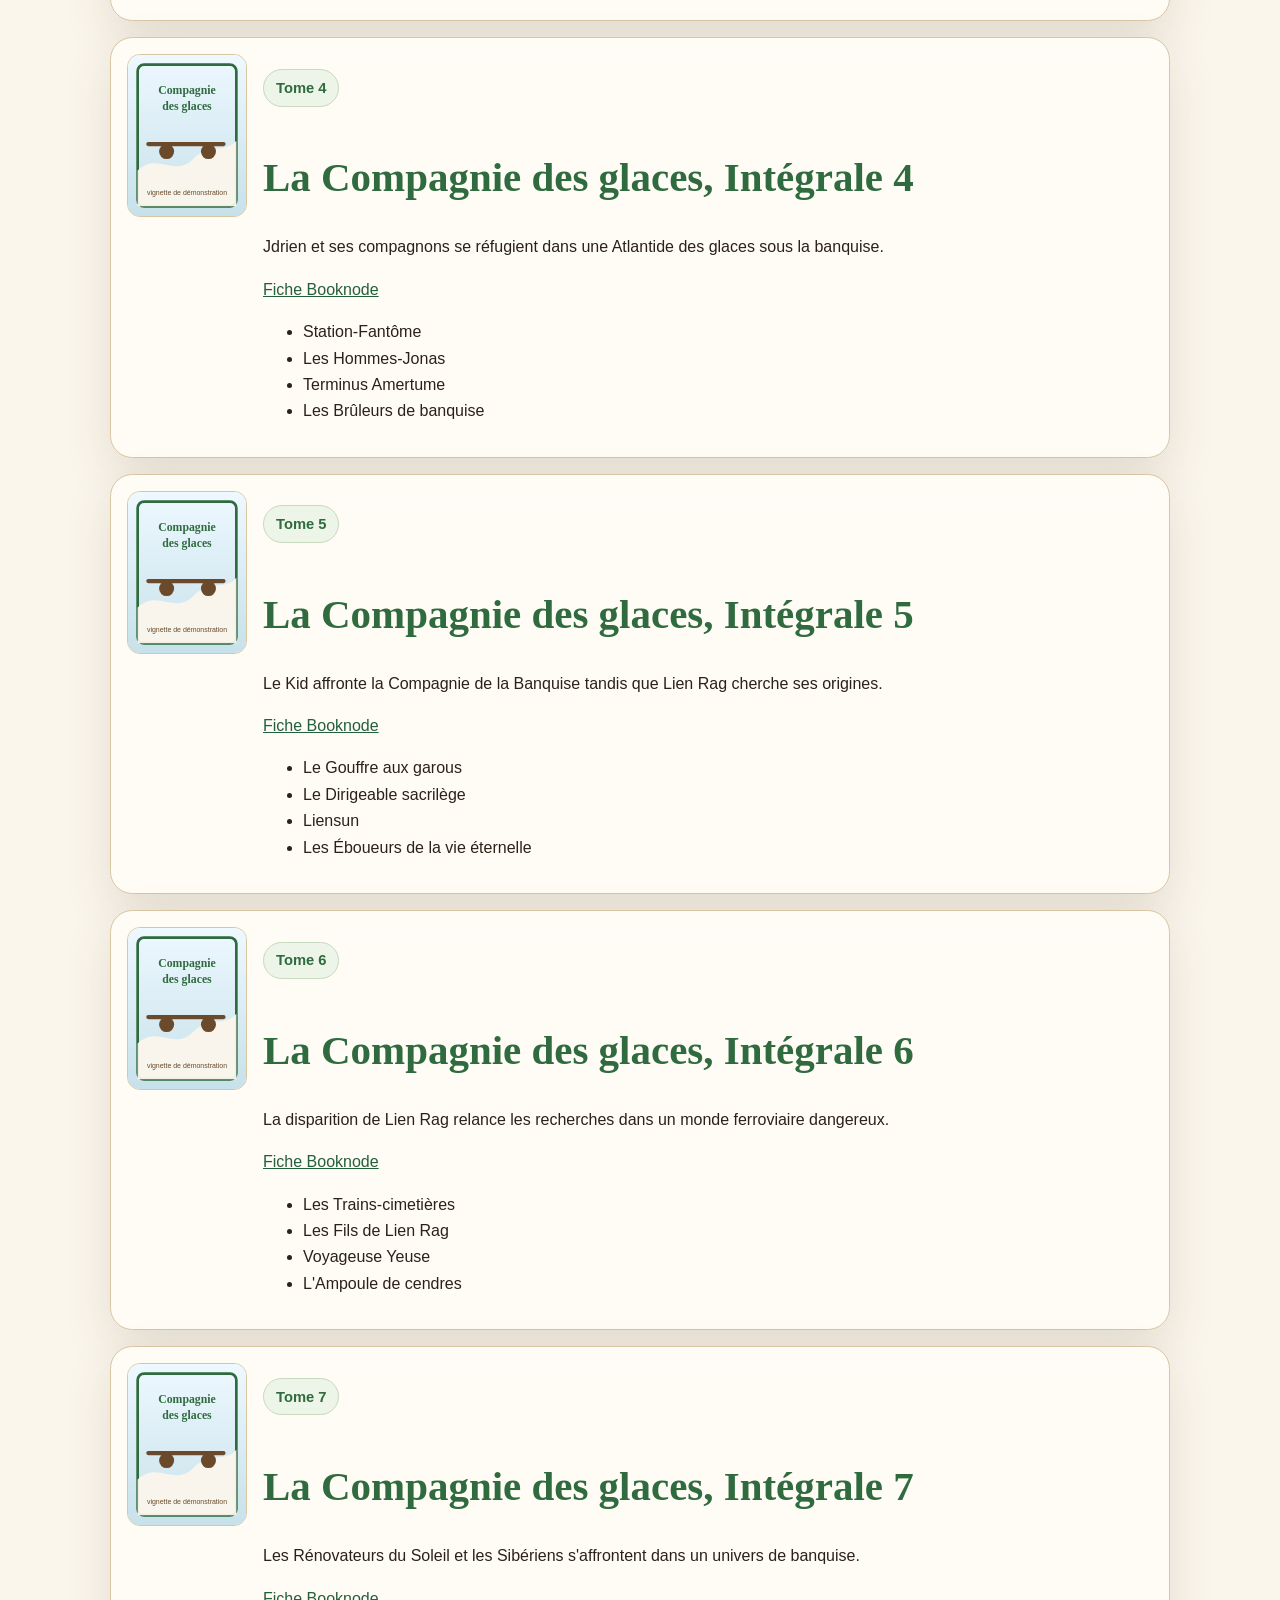
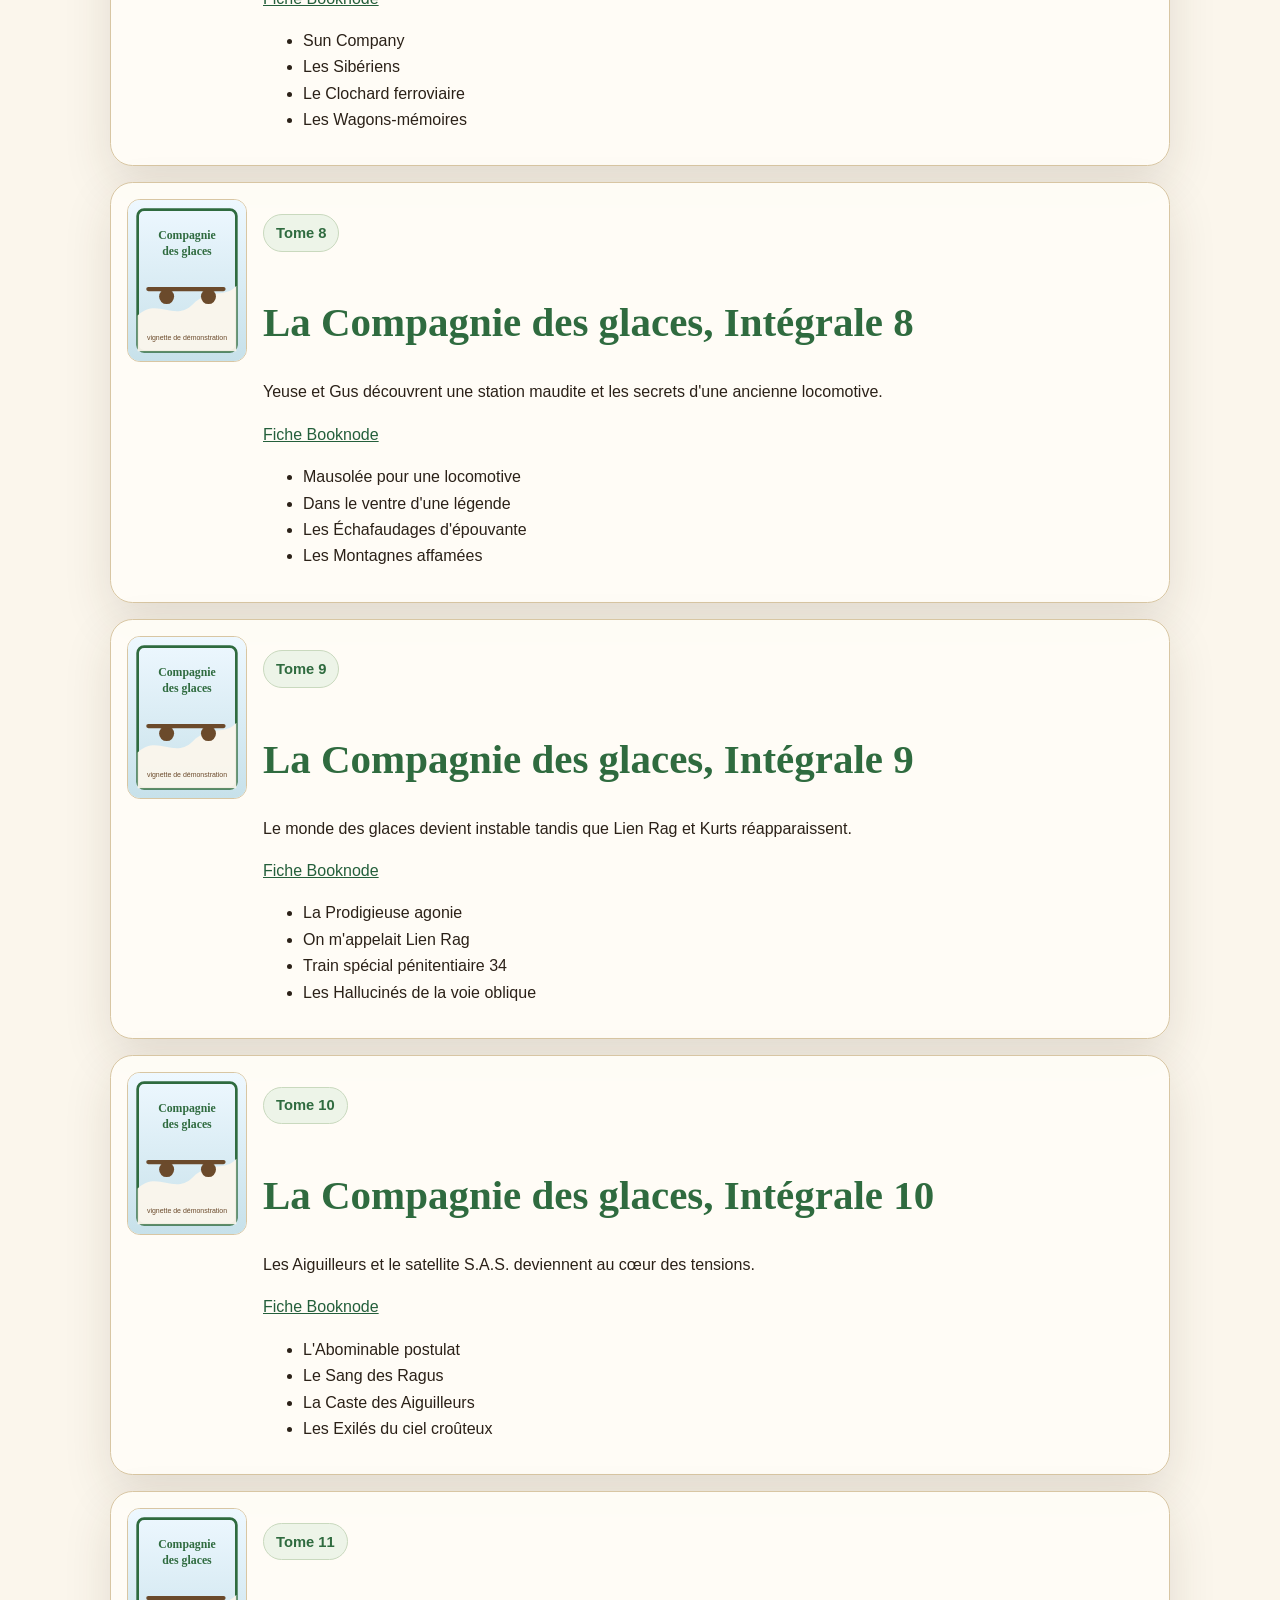
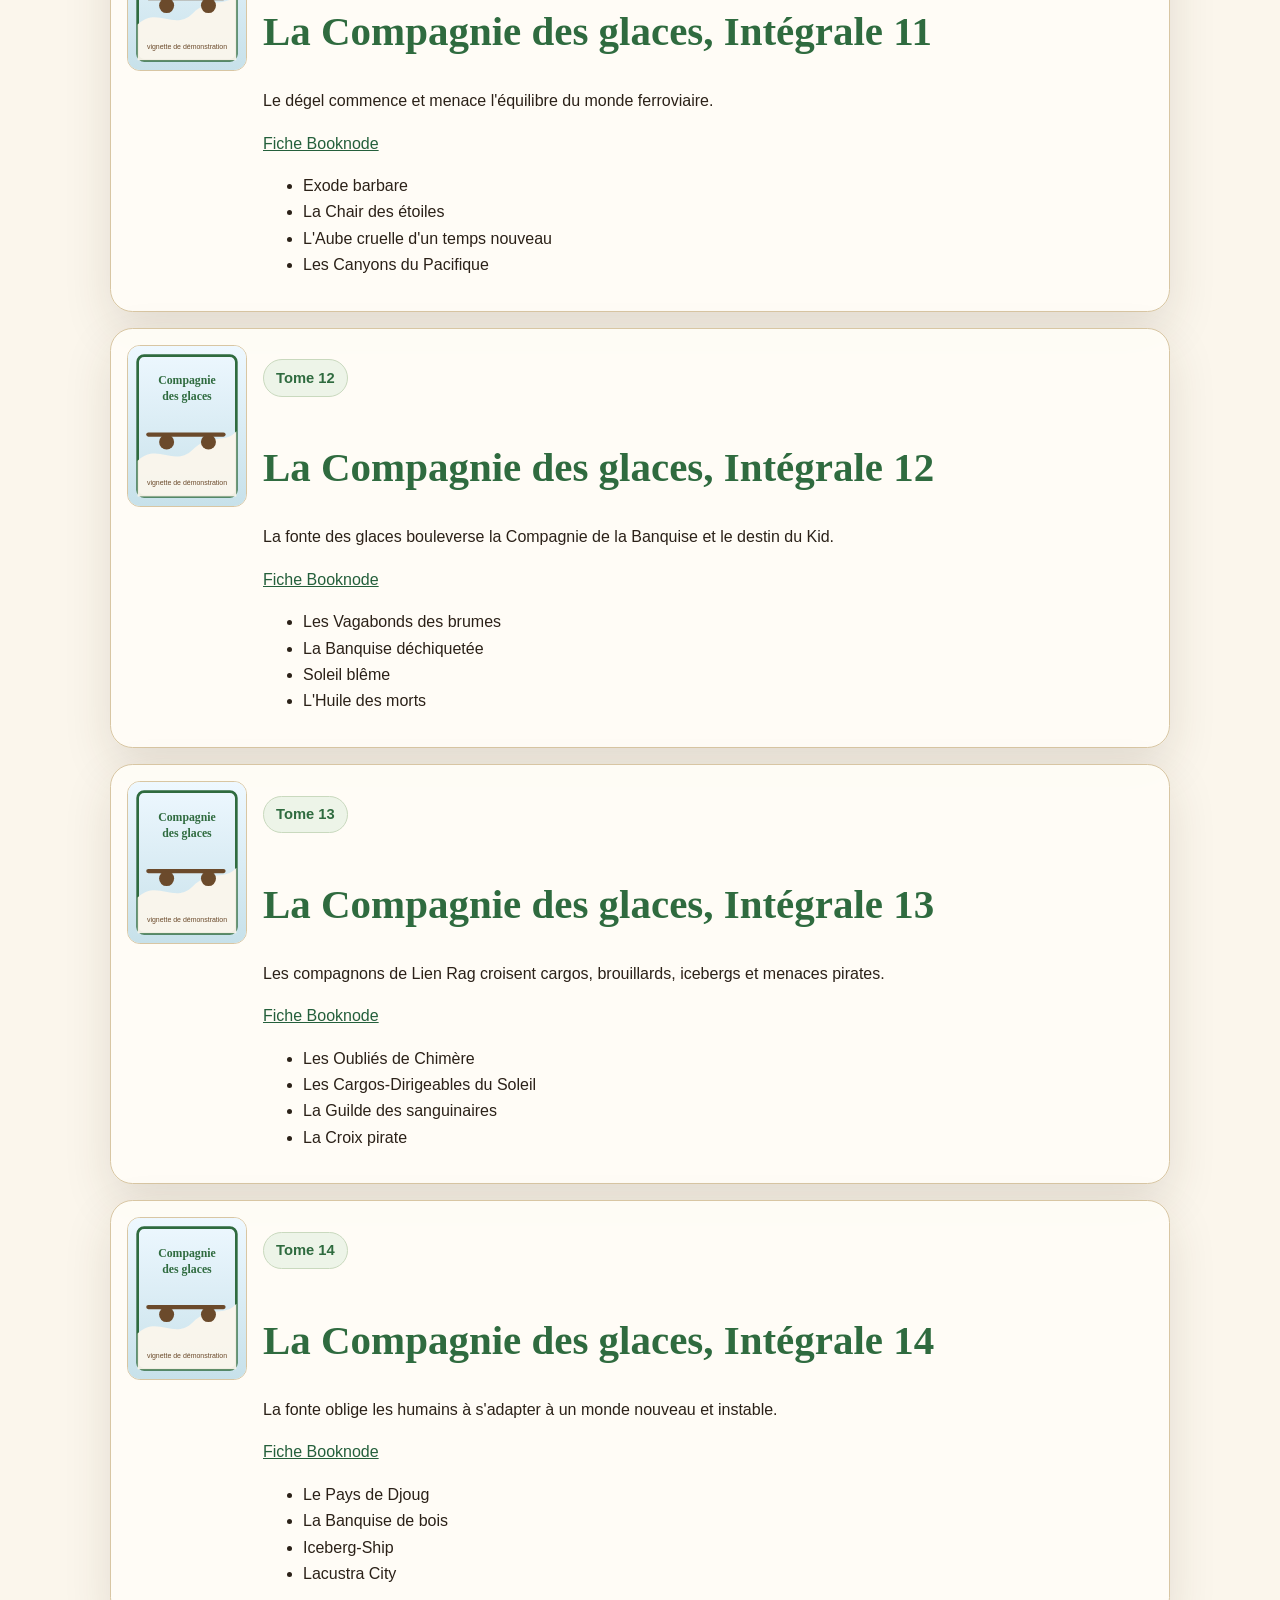
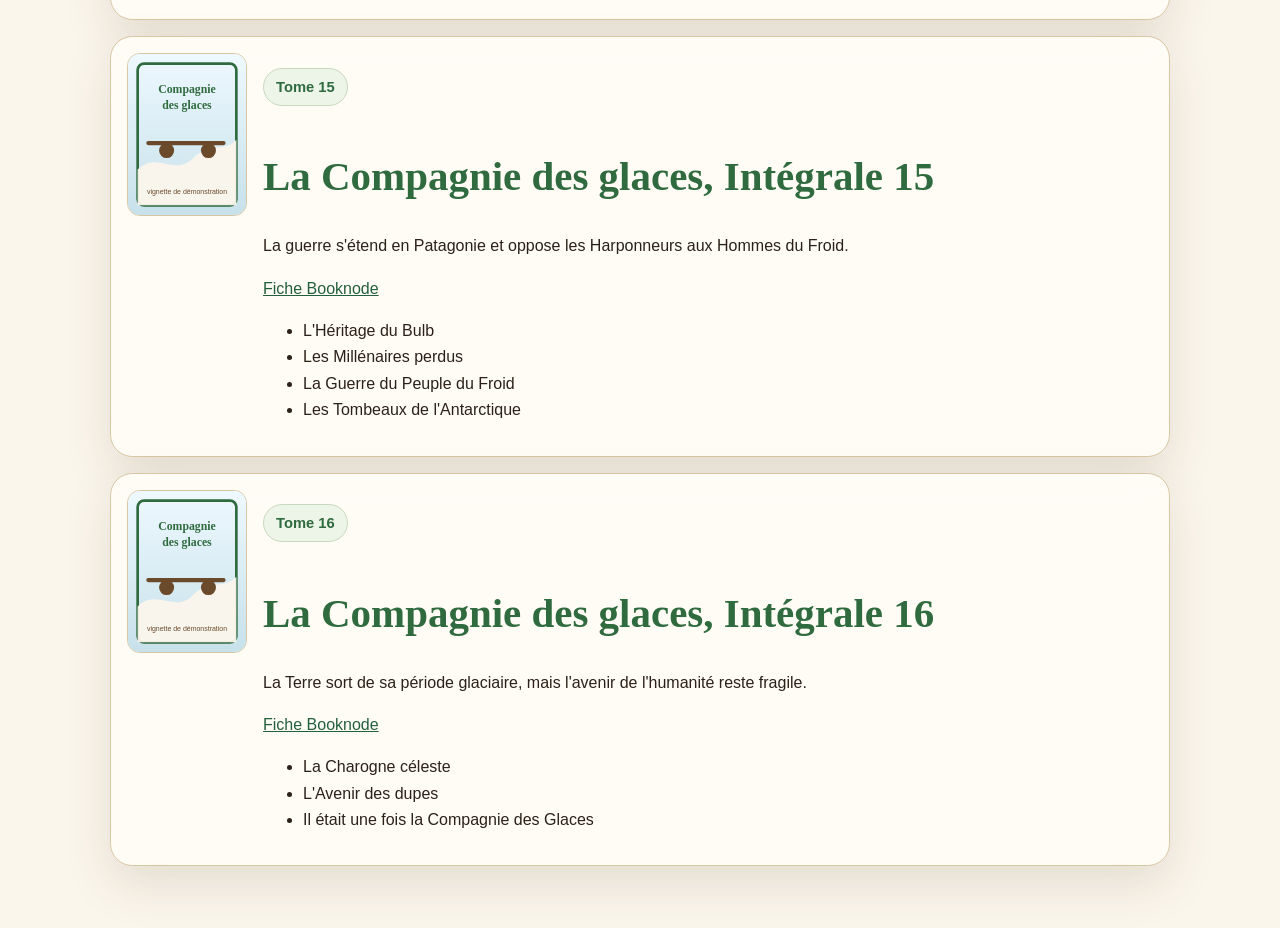
<file: tp1/compagnie.html>
<!doctype html>
<html lang="fr">
<head>
  <meta charset="utf-8" />
  <meta name="viewport" content="width=device-width, initial-scale=1" />
  <title>La Compagnie des glaces : XML</title>
  <link rel="stylesheet" href="../assets/css/style.css" />
</head>
<body class="subpage">
  <main class="page-shell">
    <p><a href="../index.html#compagnie">← Retour au portfolio</a></p>
    <h1>La Compagnie des glaces : résultat lisible</h1>
    <p class="lead">Cette page présente les 16 albums et 63 titres extraits de <code>compagnie.xml</code>.</p>
    <section class="album-grid">
      <article class="album-card">
  <img src="images/placeholder-cover.svg" alt="Couverture symbolique du tome 1" />
  <div>
    <p class="pill">Tome 1</p>
    <h2>La Compagnie des glaces, Intégrale 1</h2>
    <p>Sur une Terre envahie par les glaces, Lien Rag découvre les secrets des grandes compagnies ferroviaires.</p>
    <p><a href="https://booknode.com/la_compagnie_des_glaces_integrale_1_0111973">Fiche Booknode</a></p>
    <ul><li>La Compagnie des glaces</li><li>Le Sanctuaire des glaces</li><li>Le Peuple des glaces</li><li>Les Chasseurs des glaces</li></ul>
  </div>
</article><article class="album-card">
  <img src="images/placeholder-cover.svg" alt="Couverture symbolique du tome 2" />
  <div>
    <p class="pill">Tome 2</p>
    <h2>La Compagnie des glaces, Intégrale 2</h2>
    <p>Lien Rag et son fils Jdrien deviennent des personnages centraux dans le monde glacé du rail.</p>
    <p><a href="https://booknode.com/la_compagnie_des_glaces_integrale_2_016149">Fiche Booknode</a></p>
    <ul><li>L&#x27;Enfant des glaces</li><li>Les Otages des Glaces</li><li>Le Gnome halluciné</li><li>La Compagnie de la Banquise</li></ul>
  </div>
</article><article class="album-card">
  <img src="images/placeholder-cover.svg" alt="Couverture symbolique du tome 3" />
  <div>
    <p class="pill">Tome 3</p>
    <h2>La Compagnie des glaces, Intégrale 3</h2>
    <p>Lien Rag entre en dissidence tandis que la Patagonie souffre du froid et de la faim.</p>
    <p><a href="https://booknode.com/la_compagnie_des_glaces_integrale_3_016150">Fiche Booknode</a></p>
    <ul><li>Le Réseau de Patagonie</li><li>Les Voiliers du rail</li><li>Les Fous du soleil</li><li>Cancer-Network</li></ul>
  </div>
</article><article class="album-card">
  <img src="images/placeholder-cover.svg" alt="Couverture symbolique du tome 4" />
  <div>
    <p class="pill">Tome 4</p>
    <h2>La Compagnie des glaces, Intégrale 4</h2>
    <p>Jdrien et ses compagnons se réfugient dans une Atlantide des glaces sous la banquise.</p>
    <p><a href="https://booknode.com/la_compagnie_des_glaces_integrale_4_016151">Fiche Booknode</a></p>
    <ul><li>Station-Fantôme</li><li>Les Hommes-Jonas</li><li>Terminus Amertume</li><li>Les Brûleurs de banquise</li></ul>
  </div>
</article><article class="album-card">
  <img src="images/placeholder-cover.svg" alt="Couverture symbolique du tome 5" />
  <div>
    <p class="pill">Tome 5</p>
    <h2>La Compagnie des glaces, Intégrale 5</h2>
    <p>Le Kid affronte la Compagnie de la Banquise tandis que Lien Rag cherche ses origines.</p>
    <p><a href="https://booknode.com/la_compagnie_des_glaces_integrale_5_016152">Fiche Booknode</a></p>
    <ul><li>Le Gouffre aux garous</li><li>Le Dirigeable sacrilège</li><li>Liensun</li><li>Les Éboueurs de la vie éternelle</li></ul>
  </div>
</article><article class="album-card">
  <img src="images/placeholder-cover.svg" alt="Couverture symbolique du tome 6" />
  <div>
    <p class="pill">Tome 6</p>
    <h2>La Compagnie des glaces, Intégrale 6</h2>
    <p>La disparition de Lien Rag relance les recherches dans un monde ferroviaire dangereux.</p>
    <p><a href="https://booknode.com/la_compagnie_des_glaces_integrale_6_016153">Fiche Booknode</a></p>
    <ul><li>Les Trains-cimetières</li><li>Les Fils de Lien Rag</li><li>Voyageuse Yeuse</li><li>L&#x27;Ampoule de cendres</li></ul>
  </div>
</article><article class="album-card">
  <img src="images/placeholder-cover.svg" alt="Couverture symbolique du tome 7" />
  <div>
    <p class="pill">Tome 7</p>
    <h2>La Compagnie des glaces, Intégrale 7</h2>
    <p>Les Rénovateurs du Soleil et les Sibériens s&#x27;affrontent dans un univers de banquise.</p>
    <p><a href="https://booknode.com/la_compagnie_des_glaces_integrale_7_016154">Fiche Booknode</a></p>
    <ul><li>Sun Company</li><li>Les Sibériens</li><li>Le Clochard ferroviaire</li><li>Les Wagons-mémoires</li></ul>
  </div>
</article><article class="album-card">
  <img src="images/placeholder-cover.svg" alt="Couverture symbolique du tome 8" />
  <div>
    <p class="pill">Tome 8</p>
    <h2>La Compagnie des glaces, Intégrale 8</h2>
    <p>Yeuse et Gus découvrent une station maudite et les secrets d&#x27;une ancienne locomotive.</p>
    <p><a href="https://booknode.com/la_compagnie_des_glaces_integrale_8_016155">Fiche Booknode</a></p>
    <ul><li>Mausolée pour une locomotive</li><li>Dans le ventre d&#x27;une légende</li><li>Les Échafaudages d&#x27;épouvante</li><li>Les Montagnes affamées</li></ul>
  </div>
</article><article class="album-card">
  <img src="images/placeholder-cover.svg" alt="Couverture symbolique du tome 9" />
  <div>
    <p class="pill">Tome 9</p>
    <h2>La Compagnie des glaces, Intégrale 9</h2>
    <p>Le monde des glaces devient instable tandis que Lien Rag et Kurts réapparaissent.</p>
    <p><a href="https://booknode.com/la_compagnie_des_glaces_integrale_9_016156">Fiche Booknode</a></p>
    <ul><li>La Prodigieuse agonie</li><li>On m&#x27;appelait Lien Rag</li><li>Train spécial pénitentiaire 34</li><li>Les Hallucinés de la voie oblique</li></ul>
  </div>
</article><article class="album-card">
  <img src="images/placeholder-cover.svg" alt="Couverture symbolique du tome 10" />
  <div>
    <p class="pill">Tome 10</p>
    <h2>La Compagnie des glaces, Intégrale 10</h2>
    <p>Les Aiguilleurs et le satellite S.A.S. deviennent au cœur des tensions.</p>
    <p><a href="https://booknode.com/la_compagnie_des_glaces_integrale_10_016157">Fiche Booknode</a></p>
    <ul><li>L&#x27;Abominable postulat</li><li>Le Sang des Ragus</li><li>La Caste des Aiguilleurs</li><li>Les Exilés du ciel croûteux</li></ul>
  </div>
</article><article class="album-card">
  <img src="images/placeholder-cover.svg" alt="Couverture symbolique du tome 11" />
  <div>
    <p class="pill">Tome 11</p>
    <h2>La Compagnie des glaces, Intégrale 11</h2>
    <p>Le dégel commence et menace l&#x27;équilibre du monde ferroviaire.</p>
    <p><a href="https://booknode.com/la_compagnie_des_glaces_integrale_11_016158">Fiche Booknode</a></p>
    <ul><li>Exode barbare</li><li>La Chair des étoiles</li><li>L&#x27;Aube cruelle d&#x27;un temps nouveau</li><li>Les Canyons du Pacifique</li></ul>
  </div>
</article><article class="album-card">
  <img src="images/placeholder-cover.svg" alt="Couverture symbolique du tome 12" />
  <div>
    <p class="pill">Tome 12</p>
    <h2>La Compagnie des glaces, Intégrale 12</h2>
    <p>La fonte des glaces bouleverse la Compagnie de la Banquise et le destin du Kid.</p>
    <p><a href="https://booknode.com/la_compagnie_des_glaces_integrale_12_016159">Fiche Booknode</a></p>
    <ul><li>Les Vagabonds des brumes</li><li>La Banquise déchiquetée</li><li>Soleil blême</li><li>L&#x27;Huile des morts</li></ul>
  </div>
</article><article class="album-card">
  <img src="images/placeholder-cover.svg" alt="Couverture symbolique du tome 13" />
  <div>
    <p class="pill">Tome 13</p>
    <h2>La Compagnie des glaces, Intégrale 13</h2>
    <p>Les compagnons de Lien Rag croisent cargos, brouillards, icebergs et menaces pirates.</p>
    <p><a href="https://booknode.com/la_compagnie_des_glaces_integrale_13_016160">Fiche Booknode</a></p>
    <ul><li>Les Oubliés de Chimère</li><li>Les Cargos-Dirigeables du Soleil</li><li>La Guilde des sanguinaires</li><li>La Croix pirate</li></ul>
  </div>
</article><article class="album-card">
  <img src="images/placeholder-cover.svg" alt="Couverture symbolique du tome 14" />
  <div>
    <p class="pill">Tome 14</p>
    <h2>La Compagnie des glaces, Intégrale 14</h2>
    <p>La fonte oblige les humains à s&#x27;adapter à un monde nouveau et instable.</p>
    <p><a href="https://booknode.com/la_compagnie_des_glaces_integrale_14_016161">Fiche Booknode</a></p>
    <ul><li>Le Pays de Djoug</li><li>La Banquise de bois</li><li>Iceberg-Ship</li><li>Lacustra City</li></ul>
  </div>
</article><article class="album-card">
  <img src="images/placeholder-cover.svg" alt="Couverture symbolique du tome 15" />
  <div>
    <p class="pill">Tome 15</p>
    <h2>La Compagnie des glaces, Intégrale 15</h2>
    <p>La guerre s&#x27;étend en Patagonie et oppose les Harponneurs aux Hommes du Froid.</p>
    <p><a href="https://booknode.com/la_compagnie_des_glaces_integrale_15_016162">Fiche Booknode</a></p>
    <ul><li>L&#x27;Héritage du Bulb</li><li>Les Millénaires perdus</li><li>La Guerre du Peuple du Froid</li><li>Les Tombeaux de l&#x27;Antarctique</li></ul>
  </div>
</article><article class="album-card">
  <img src="images/placeholder-cover.svg" alt="Couverture symbolique du tome 16" />
  <div>
    <p class="pill">Tome 16</p>
    <h2>La Compagnie des glaces, Intégrale 16</h2>
    <p>La Terre sort de sa période glaciaire, mais l&#x27;avenir de l&#x27;humanité reste fragile.</p>
    <p><a href="https://booknode.com/la_compagnie_des_glaces_integrale_16_016163">Fiche Booknode</a></p>
    <ul><li>La Charogne céleste</li><li>L&#x27;Avenir des dupes</li><li>Il était une fois la Compagnie des Glaces</li></ul>
  </div>
</article>
    </section>
  </main>
</body>
</html>
</file>
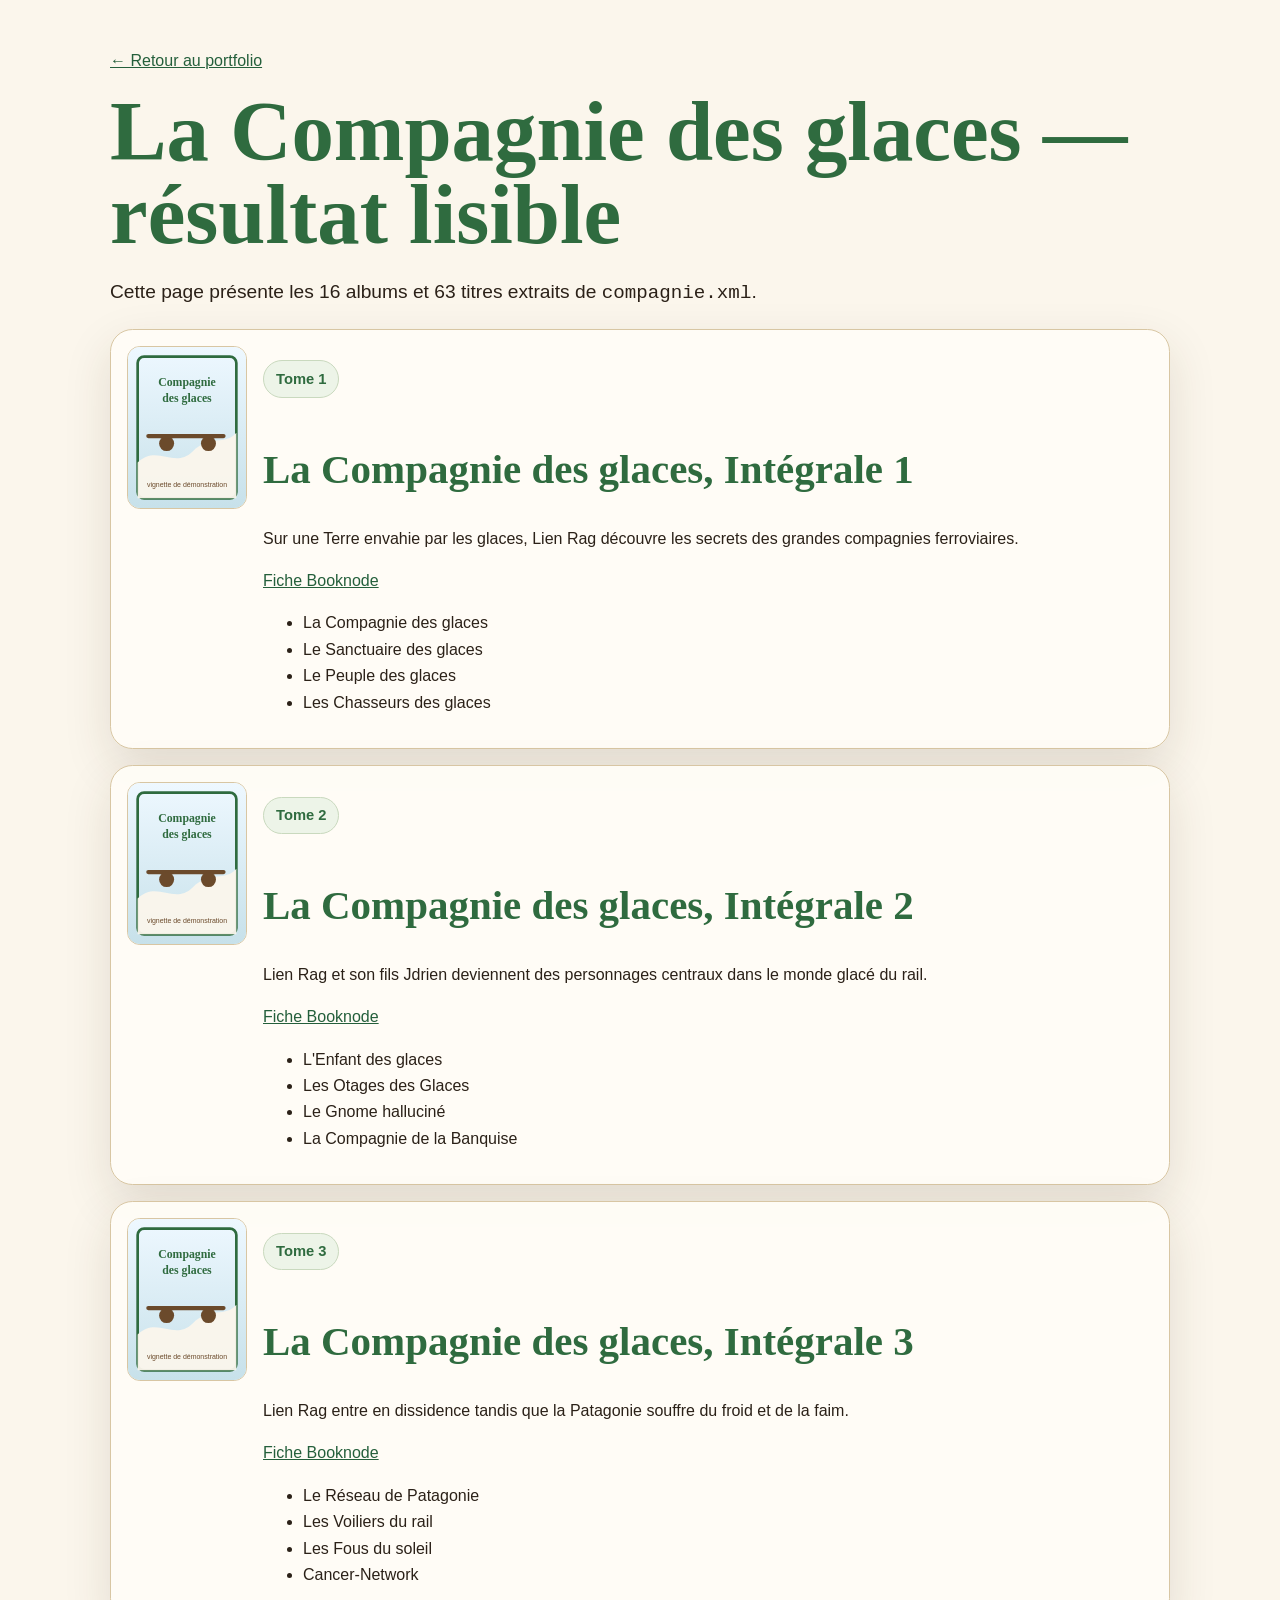
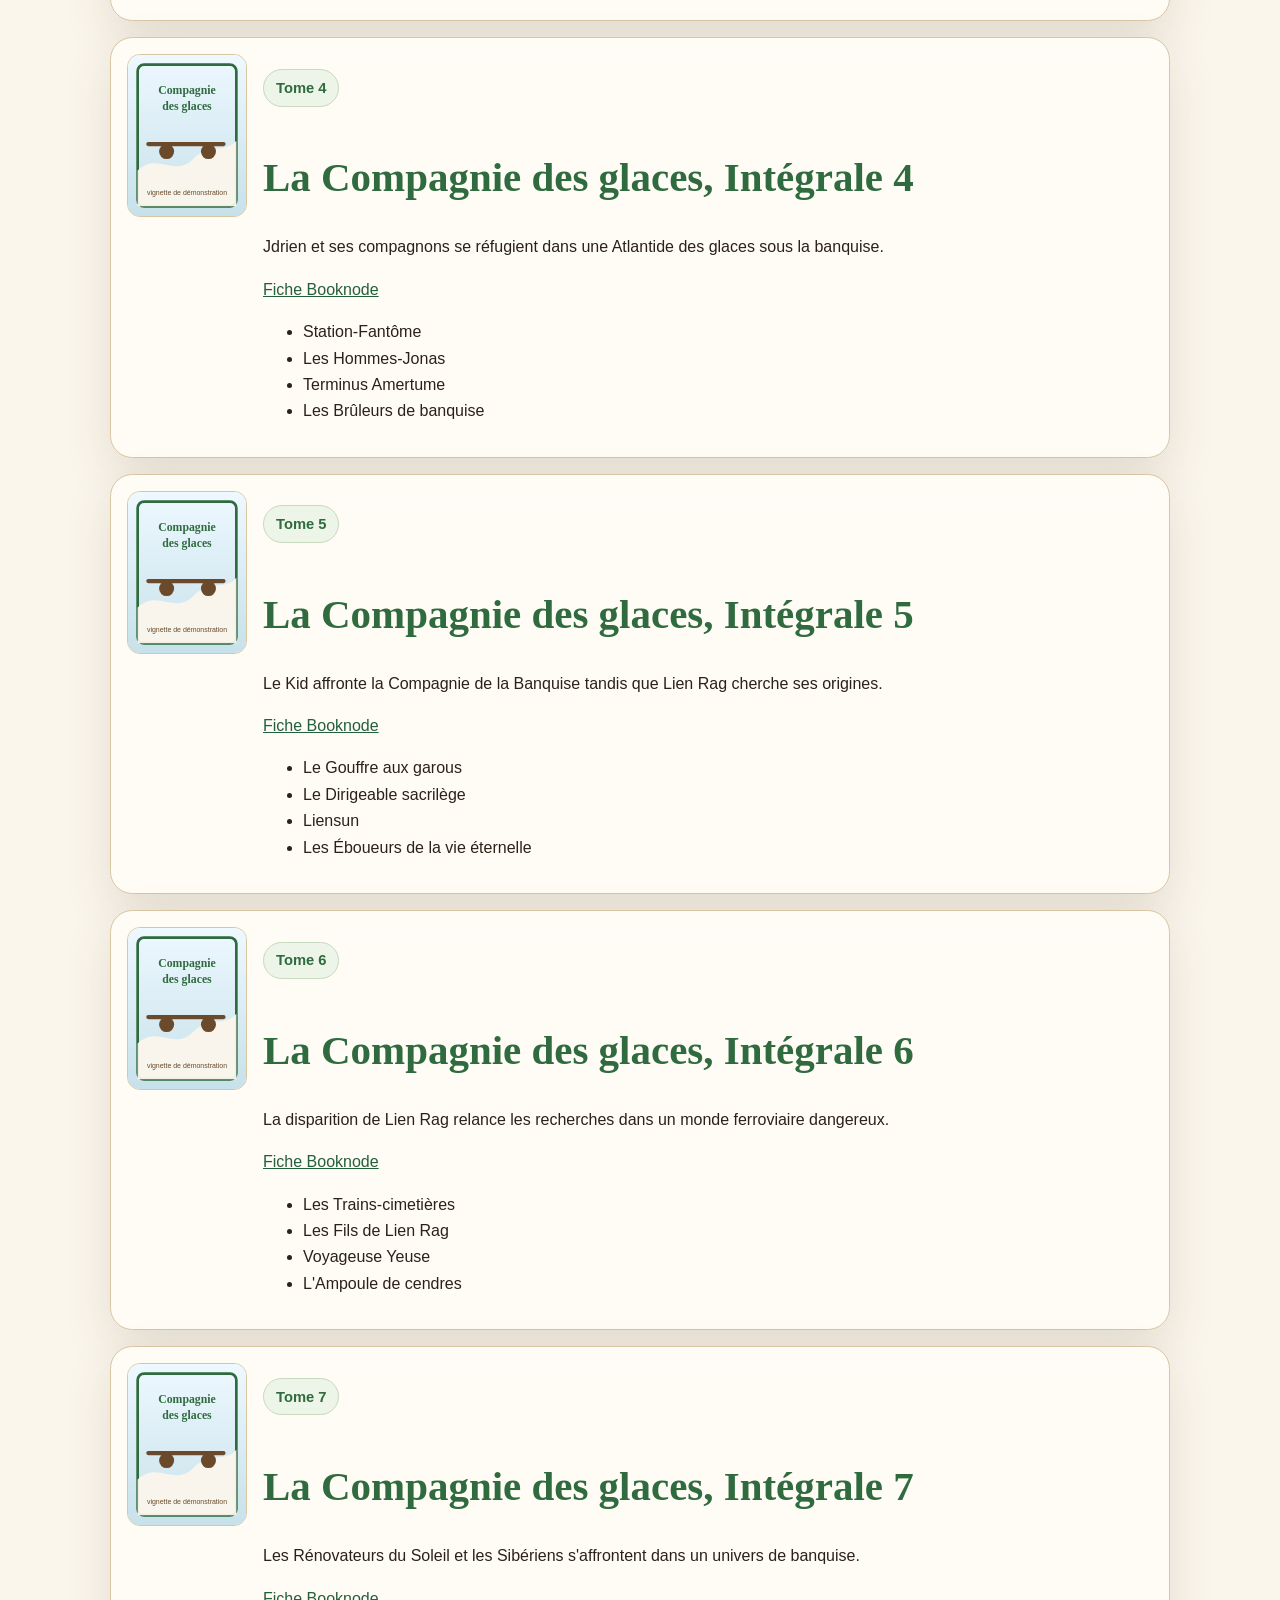
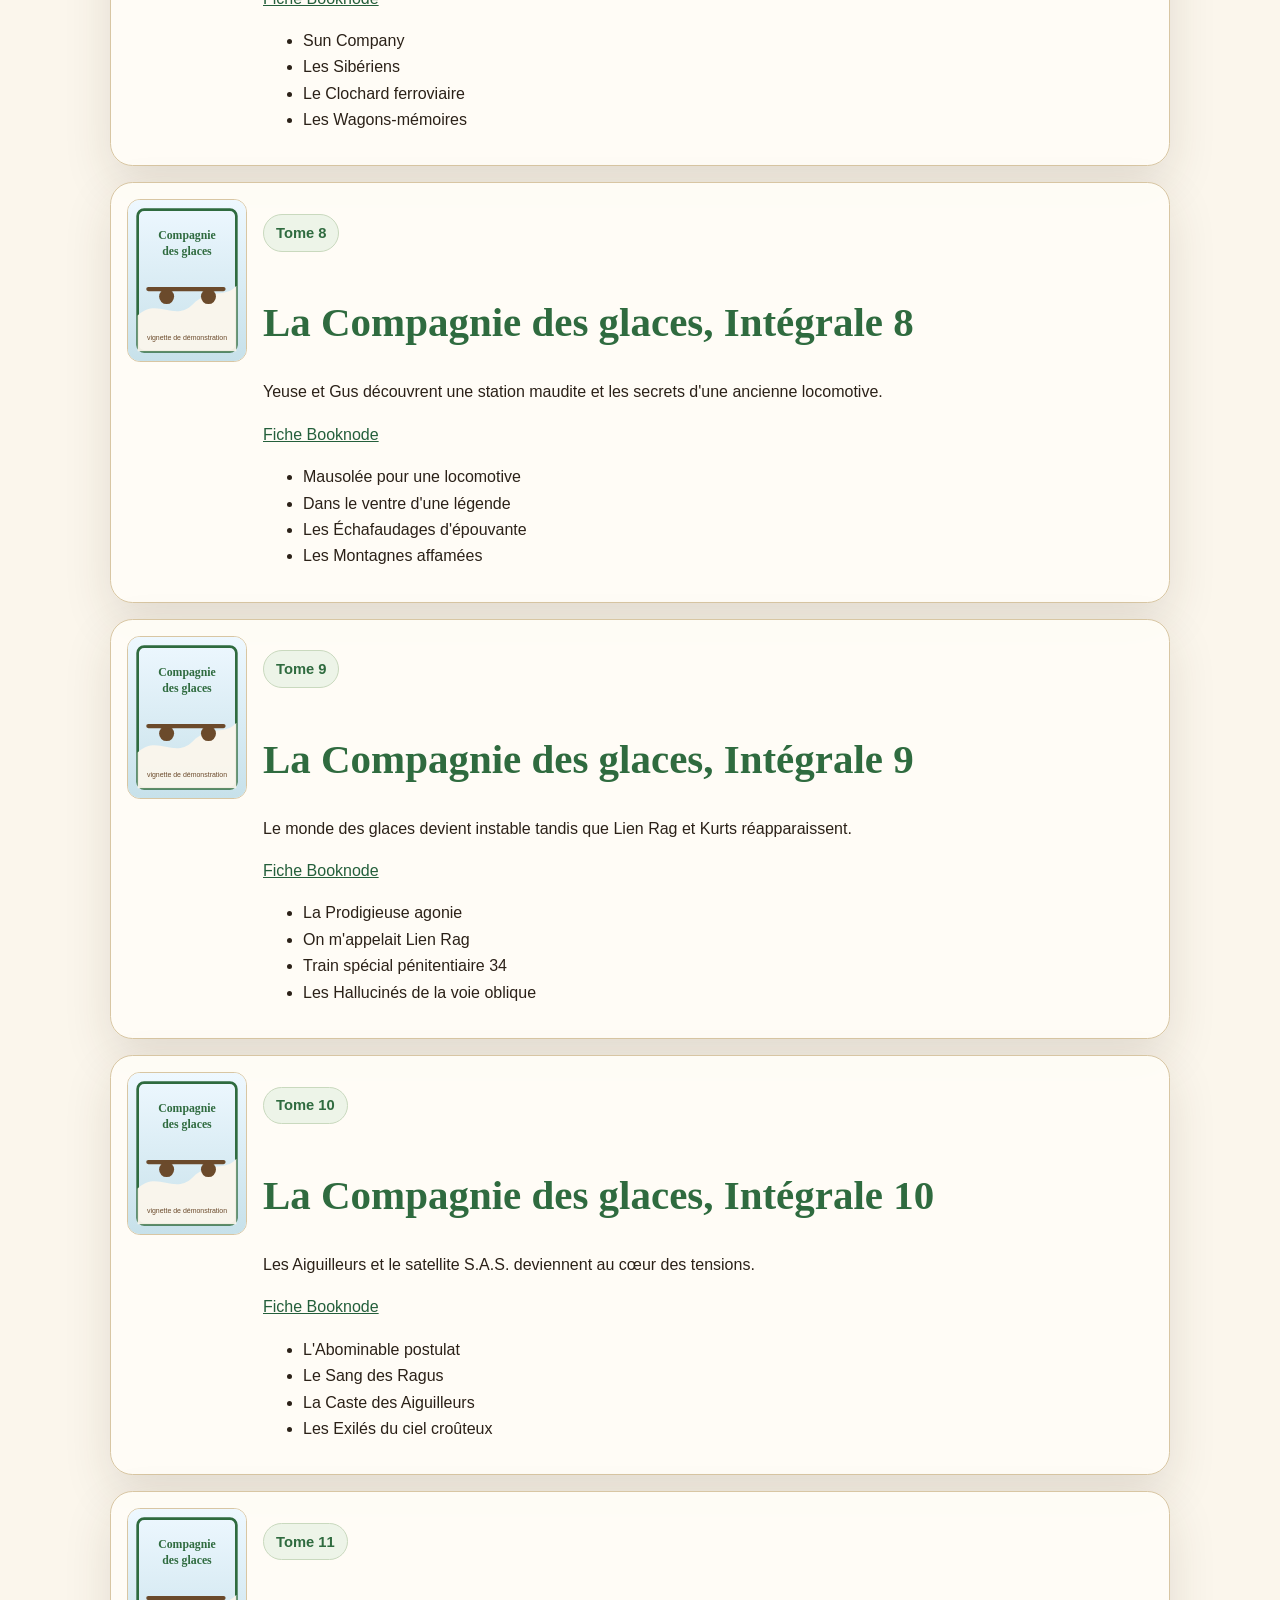
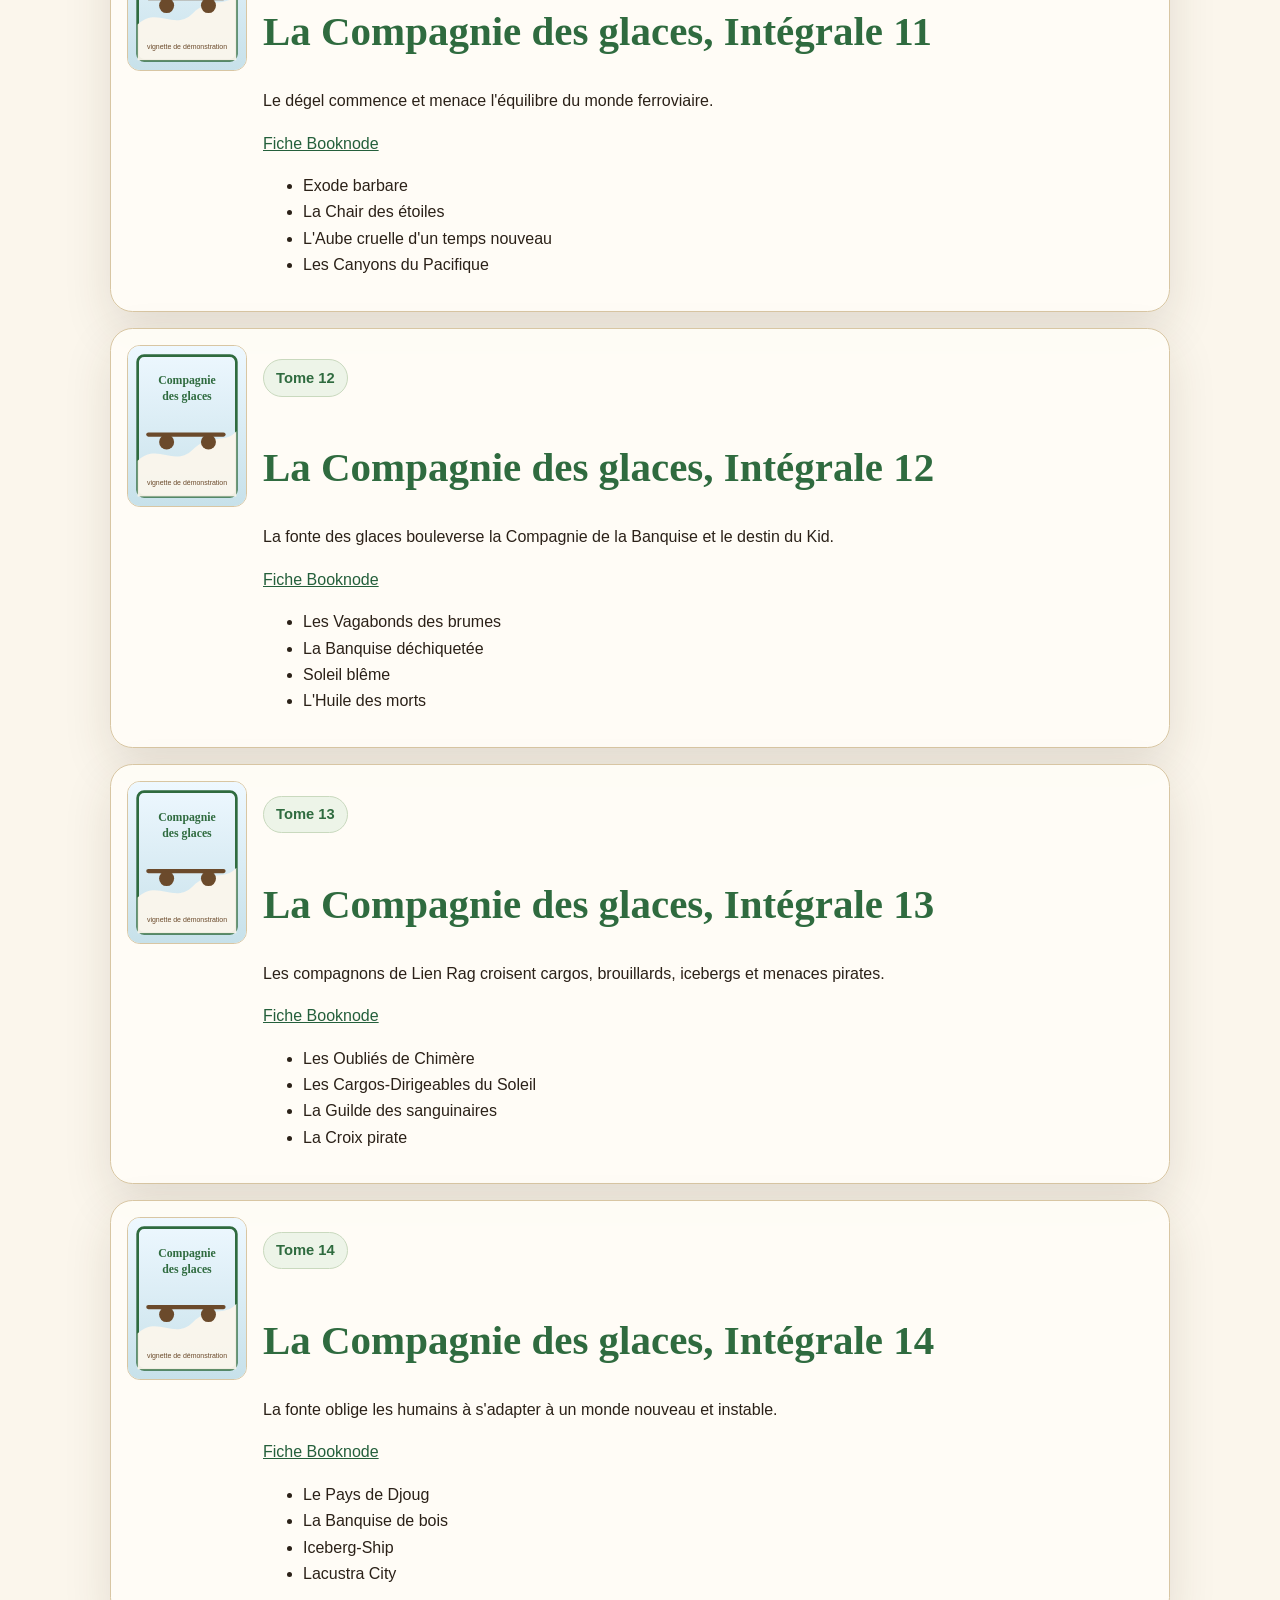
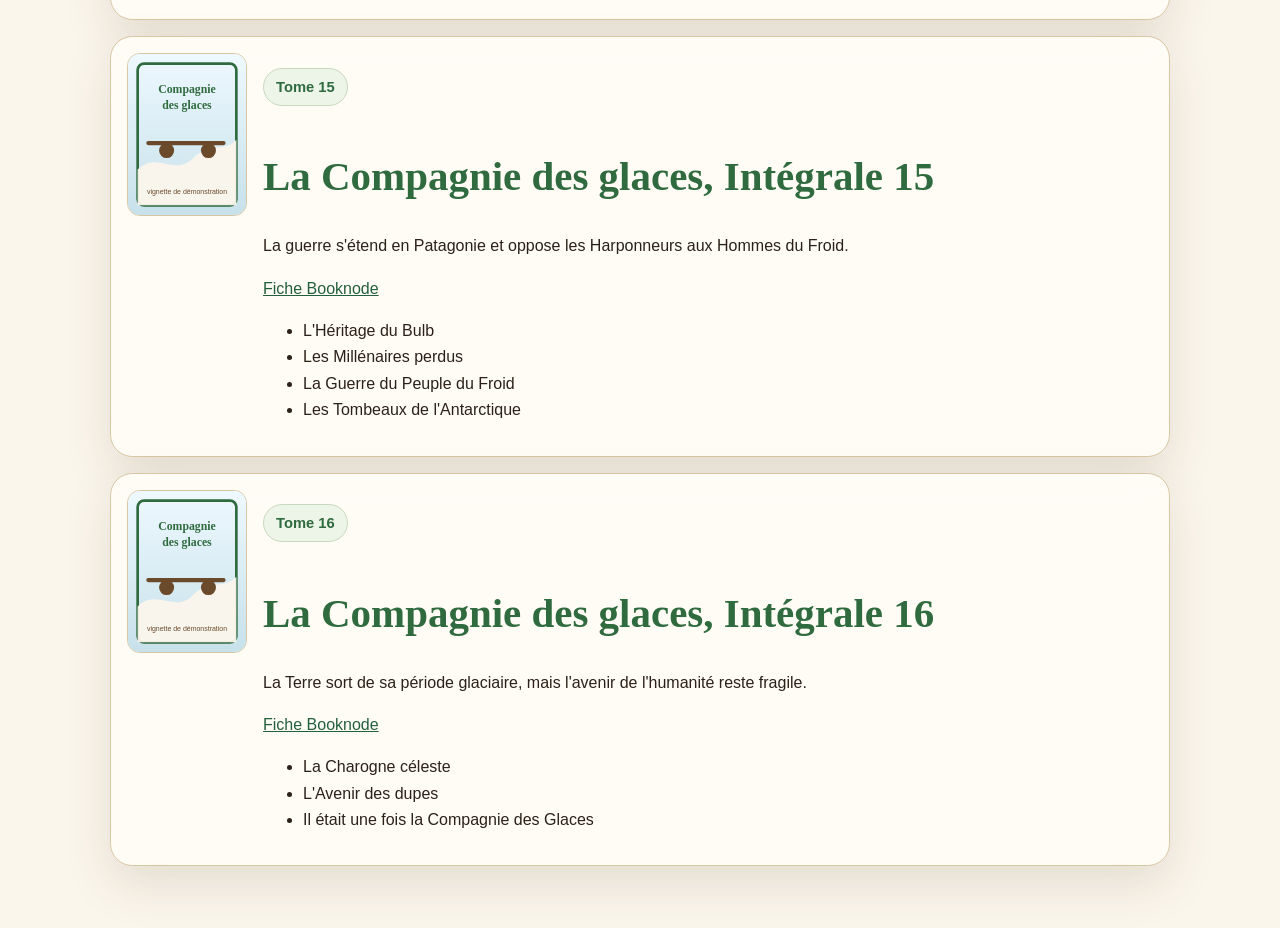
<file: portfolio-hasina-rakotoarison/tp1/compagnie.html>
<!doctype html>
<html lang="fr">
<head>
  <meta charset="utf-8" />
  <meta name="viewport" content="width=device-width, initial-scale=1" />
  <title>La Compagnie des glaces — XML</title>
  <link rel="stylesheet" href="../assets/css/style.css" />
</head>
<body class="subpage">
  <main class="page-shell">
    <p><a href="../index.html#compagnie">← Retour au portfolio</a></p>
    <h1>La Compagnie des glaces — résultat lisible</h1>
    <p class="lead">Cette page présente les 16 albums et 63 titres extraits de <code>compagnie.xml</code>.</p>
    <section class="album-grid">
      <article class="album-card">
  <img src="images/placeholder-cover.svg" alt="Couverture symbolique du tome 1" />
  <div>
    <p class="pill">Tome 1</p>
    <h2>La Compagnie des glaces, Intégrale 1</h2>
    <p>Sur une Terre envahie par les glaces, Lien Rag découvre les secrets des grandes compagnies ferroviaires.</p>
    <p><a href="https://booknode.com/la_compagnie_des_glaces_integrale_1_0111973">Fiche Booknode</a></p>
    <ul><li>La Compagnie des glaces</li><li>Le Sanctuaire des glaces</li><li>Le Peuple des glaces</li><li>Les Chasseurs des glaces</li></ul>
  </div>
</article><article class="album-card">
  <img src="images/placeholder-cover.svg" alt="Couverture symbolique du tome 2" />
  <div>
    <p class="pill">Tome 2</p>
    <h2>La Compagnie des glaces, Intégrale 2</h2>
    <p>Lien Rag et son fils Jdrien deviennent des personnages centraux dans le monde glacé du rail.</p>
    <p><a href="https://booknode.com/la_compagnie_des_glaces_integrale_2_016149">Fiche Booknode</a></p>
    <ul><li>L&#x27;Enfant des glaces</li><li>Les Otages des Glaces</li><li>Le Gnome halluciné</li><li>La Compagnie de la Banquise</li></ul>
  </div>
</article><article class="album-card">
  <img src="images/placeholder-cover.svg" alt="Couverture symbolique du tome 3" />
  <div>
    <p class="pill">Tome 3</p>
    <h2>La Compagnie des glaces, Intégrale 3</h2>
    <p>Lien Rag entre en dissidence tandis que la Patagonie souffre du froid et de la faim.</p>
    <p><a href="https://booknode.com/la_compagnie_des_glaces_integrale_3_016150">Fiche Booknode</a></p>
    <ul><li>Le Réseau de Patagonie</li><li>Les Voiliers du rail</li><li>Les Fous du soleil</li><li>Cancer-Network</li></ul>
  </div>
</article><article class="album-card">
  <img src="images/placeholder-cover.svg" alt="Couverture symbolique du tome 4" />
  <div>
    <p class="pill">Tome 4</p>
    <h2>La Compagnie des glaces, Intégrale 4</h2>
    <p>Jdrien et ses compagnons se réfugient dans une Atlantide des glaces sous la banquise.</p>
    <p><a href="https://booknode.com/la_compagnie_des_glaces_integrale_4_016151">Fiche Booknode</a></p>
    <ul><li>Station-Fantôme</li><li>Les Hommes-Jonas</li><li>Terminus Amertume</li><li>Les Brûleurs de banquise</li></ul>
  </div>
</article><article class="album-card">
  <img src="images/placeholder-cover.svg" alt="Couverture symbolique du tome 5" />
  <div>
    <p class="pill">Tome 5</p>
    <h2>La Compagnie des glaces, Intégrale 5</h2>
    <p>Le Kid affronte la Compagnie de la Banquise tandis que Lien Rag cherche ses origines.</p>
    <p><a href="https://booknode.com/la_compagnie_des_glaces_integrale_5_016152">Fiche Booknode</a></p>
    <ul><li>Le Gouffre aux garous</li><li>Le Dirigeable sacrilège</li><li>Liensun</li><li>Les Éboueurs de la vie éternelle</li></ul>
  </div>
</article><article class="album-card">
  <img src="images/placeholder-cover.svg" alt="Couverture symbolique du tome 6" />
  <div>
    <p class="pill">Tome 6</p>
    <h2>La Compagnie des glaces, Intégrale 6</h2>
    <p>La disparition de Lien Rag relance les recherches dans un monde ferroviaire dangereux.</p>
    <p><a href="https://booknode.com/la_compagnie_des_glaces_integrale_6_016153">Fiche Booknode</a></p>
    <ul><li>Les Trains-cimetières</li><li>Les Fils de Lien Rag</li><li>Voyageuse Yeuse</li><li>L&#x27;Ampoule de cendres</li></ul>
  </div>
</article><article class="album-card">
  <img src="images/placeholder-cover.svg" alt="Couverture symbolique du tome 7" />
  <div>
    <p class="pill">Tome 7</p>
    <h2>La Compagnie des glaces, Intégrale 7</h2>
    <p>Les Rénovateurs du Soleil et les Sibériens s&#x27;affrontent dans un univers de banquise.</p>
    <p><a href="https://booknode.com/la_compagnie_des_glaces_integrale_7_016154">Fiche Booknode</a></p>
    <ul><li>Sun Company</li><li>Les Sibériens</li><li>Le Clochard ferroviaire</li><li>Les Wagons-mémoires</li></ul>
  </div>
</article><article class="album-card">
  <img src="images/placeholder-cover.svg" alt="Couverture symbolique du tome 8" />
  <div>
    <p class="pill">Tome 8</p>
    <h2>La Compagnie des glaces, Intégrale 8</h2>
    <p>Yeuse et Gus découvrent une station maudite et les secrets d&#x27;une ancienne locomotive.</p>
    <p><a href="https://booknode.com/la_compagnie_des_glaces_integrale_8_016155">Fiche Booknode</a></p>
    <ul><li>Mausolée pour une locomotive</li><li>Dans le ventre d&#x27;une légende</li><li>Les Échafaudages d&#x27;épouvante</li><li>Les Montagnes affamées</li></ul>
  </div>
</article><article class="album-card">
  <img src="images/placeholder-cover.svg" alt="Couverture symbolique du tome 9" />
  <div>
    <p class="pill">Tome 9</p>
    <h2>La Compagnie des glaces, Intégrale 9</h2>
    <p>Le monde des glaces devient instable tandis que Lien Rag et Kurts réapparaissent.</p>
    <p><a href="https://booknode.com/la_compagnie_des_glaces_integrale_9_016156">Fiche Booknode</a></p>
    <ul><li>La Prodigieuse agonie</li><li>On m&#x27;appelait Lien Rag</li><li>Train spécial pénitentiaire 34</li><li>Les Hallucinés de la voie oblique</li></ul>
  </div>
</article><article class="album-card">
  <img src="images/placeholder-cover.svg" alt="Couverture symbolique du tome 10" />
  <div>
    <p class="pill">Tome 10</p>
    <h2>La Compagnie des glaces, Intégrale 10</h2>
    <p>Les Aiguilleurs et le satellite S.A.S. deviennent au cœur des tensions.</p>
    <p><a href="https://booknode.com/la_compagnie_des_glaces_integrale_10_016157">Fiche Booknode</a></p>
    <ul><li>L&#x27;Abominable postulat</li><li>Le Sang des Ragus</li><li>La Caste des Aiguilleurs</li><li>Les Exilés du ciel croûteux</li></ul>
  </div>
</article><article class="album-card">
  <img src="images/placeholder-cover.svg" alt="Couverture symbolique du tome 11" />
  <div>
    <p class="pill">Tome 11</p>
    <h2>La Compagnie des glaces, Intégrale 11</h2>
    <p>Le dégel commence et menace l&#x27;équilibre du monde ferroviaire.</p>
    <p><a href="https://booknode.com/la_compagnie_des_glaces_integrale_11_016158">Fiche Booknode</a></p>
    <ul><li>Exode barbare</li><li>La Chair des étoiles</li><li>L&#x27;Aube cruelle d&#x27;un temps nouveau</li><li>Les Canyons du Pacifique</li></ul>
  </div>
</article><article class="album-card">
  <img src="images/placeholder-cover.svg" alt="Couverture symbolique du tome 12" />
  <div>
    <p class="pill">Tome 12</p>
    <h2>La Compagnie des glaces, Intégrale 12</h2>
    <p>La fonte des glaces bouleverse la Compagnie de la Banquise et le destin du Kid.</p>
    <p><a href="https://booknode.com/la_compagnie_des_glaces_integrale_12_016159">Fiche Booknode</a></p>
    <ul><li>Les Vagabonds des brumes</li><li>La Banquise déchiquetée</li><li>Soleil blême</li><li>L&#x27;Huile des morts</li></ul>
  </div>
</article><article class="album-card">
  <img src="images/placeholder-cover.svg" alt="Couverture symbolique du tome 13" />
  <div>
    <p class="pill">Tome 13</p>
    <h2>La Compagnie des glaces, Intégrale 13</h2>
    <p>Les compagnons de Lien Rag croisent cargos, brouillards, icebergs et menaces pirates.</p>
    <p><a href="https://booknode.com/la_compagnie_des_glaces_integrale_13_016160">Fiche Booknode</a></p>
    <ul><li>Les Oubliés de Chimère</li><li>Les Cargos-Dirigeables du Soleil</li><li>La Guilde des sanguinaires</li><li>La Croix pirate</li></ul>
  </div>
</article><article class="album-card">
  <img src="images/placeholder-cover.svg" alt="Couverture symbolique du tome 14" />
  <div>
    <p class="pill">Tome 14</p>
    <h2>La Compagnie des glaces, Intégrale 14</h2>
    <p>La fonte oblige les humains à s&#x27;adapter à un monde nouveau et instable.</p>
    <p><a href="https://booknode.com/la_compagnie_des_glaces_integrale_14_016161">Fiche Booknode</a></p>
    <ul><li>Le Pays de Djoug</li><li>La Banquise de bois</li><li>Iceberg-Ship</li><li>Lacustra City</li></ul>
  </div>
</article><article class="album-card">
  <img src="images/placeholder-cover.svg" alt="Couverture symbolique du tome 15" />
  <div>
    <p class="pill">Tome 15</p>
    <h2>La Compagnie des glaces, Intégrale 15</h2>
    <p>La guerre s&#x27;étend en Patagonie et oppose les Harponneurs aux Hommes du Froid.</p>
    <p><a href="https://booknode.com/la_compagnie_des_glaces_integrale_15_016162">Fiche Booknode</a></p>
    <ul><li>L&#x27;Héritage du Bulb</li><li>Les Millénaires perdus</li><li>La Guerre du Peuple du Froid</li><li>Les Tombeaux de l&#x27;Antarctique</li></ul>
  </div>
</article><article class="album-card">
  <img src="images/placeholder-cover.svg" alt="Couverture symbolique du tome 16" />
  <div>
    <p class="pill">Tome 16</p>
    <h2>La Compagnie des glaces, Intégrale 16</h2>
    <p>La Terre sort de sa période glaciaire, mais l&#x27;avenir de l&#x27;humanité reste fragile.</p>
    <p><a href="https://booknode.com/la_compagnie_des_glaces_integrale_16_016163">Fiche Booknode</a></p>
    <ul><li>La Charogne céleste</li><li>L&#x27;Avenir des dupes</li><li>Il était une fois la Compagnie des Glaces</li></ul>
  </div>
</article>
    </section>
  </main>
</body>
</html>
</file>
<file: assets/css/style.css>
/* Portfolio Hasina RAKOTOARISON : palette forêt */
:root {
  --fond: #fbf6ec;
  --papier: #fffdf7;
  --vert: #2f6b3f;
  --vert-clair: #8fae72;
  --marron: #6b4a2b;
  --marron-clair: #d8c6a3;
  --texte: #2b2118;
  --ombre: 0 18px 48px rgba(61, 43, 23, .13);
}
* { box-sizing: border-box; }
html { scroll-behavior: smooth; }
body {
  margin: 0;
  font-family: Arial, Helvetica, sans-serif;
  color: var(--texte);
  background:
    radial-gradient(circle at top left, rgba(143,174,114,.23), transparent 32rem),
    linear-gradient(180deg, var(--fond), #f4ead8);
  line-height: 1.65;
}
a { color: #245f3b; }
a:focus, button:focus { outline: 3px solid #8fae72; outline-offset: 3px; }
.skip-link {
  position: absolute; left: -999px; top: .5rem; background: var(--vert); color: white;
  padding: .75rem 1rem; border-radius: .75rem; z-index: 20;
}
.skip-link:focus { left: .5rem; }
.lang-switcher {
  position: fixed; right: 1rem; top: 1rem; z-index: 10;
  display: flex; gap: .35rem; padding: .4rem; border-radius: 999px;
  background: rgba(255,253,247,.92); border: 1px solid var(--marron-clair); box-shadow: var(--ombre);
}
.lang-switcher a, .lang-switcher button {
  border: 0; border-radius: 999px; padding: .45rem .7rem; background: transparent;
  color: var(--marron); text-decoration: none; font-weight: 700; cursor: pointer;
}
.lang-switcher .active, .lang-switcher a:hover, .lang-switcher button:hover { background: var(--vert); color: white; }
.site-header {
  max-width: 1180px; margin: 0 auto; padding: 7rem 1.25rem 2rem;
}
.hero {
  display: grid; grid-template-columns: minmax(0, 1.15fr) minmax(260px, .85fr); gap: 2rem; align-items: center;
}
.badge, .pill {
  display: inline-flex; align-items: center; gap: .4rem;
  background: #edf4e8; color: var(--vert); border: 1px solid #c9d9be;
  border-radius: 999px; padding: .35rem .75rem; font-weight: 700; font-size: .92rem;
}
h1 { font-family: Georgia, 'Times New Roman', serif; font-size: clamp(2.4rem, 7vw, 5.3rem); line-height: .98; color: var(--vert); margin: 1rem 0; }
h2 { font-family: Georgia, 'Times New Roman', serif; font-size: clamp(1.7rem, 3.2vw, 2.8rem); color: var(--vert); line-height: 1.1; }
h3 { color: var(--marron); font-size: 1.22rem; }
.lead { font-size: 1.2rem; max-width: 72ch; }
.hero-card, .card, .stat, .album-card {
  background: rgba(255,253,247,.94); border: 1px solid var(--marron-clair); border-radius: 1.4rem; box-shadow: var(--ombre);
}
.hero-card { padding: 1.4rem; }
.tree-illustration { width: 100%; height: auto; display: block; }
.navbar {
  max-width: 1180px; margin: 0 auto; padding: 0 1.25rem 1.5rem;
}
.navbar ul { list-style: none; display: flex; flex-wrap: wrap; gap: .6rem; padding: 0; margin: 0; }
.navbar a { display: block; text-decoration: none; color: var(--texte); background: var(--papier); border: 1px solid var(--marron-clair); border-radius: 999px; padding: .55rem .85rem; }
.navbar a:hover { background: var(--vert); color: white; }
main { max-width: 1180px; margin: 0 auto; padding: 0 1.25rem 3rem; }
.section { padding: 2rem 0; scroll-margin-top: 5.5rem; }
.grid { display: grid; grid-template-columns: repeat(2, minmax(0, 1fr)); gap: 1rem; }
.card { padding: 1.25rem; }
.stats { display: grid; grid-template-columns: repeat(4, minmax(0, 1fr)); gap: 1rem; margin: 1.2rem 0; }
.stat { padding: 1rem; }
.stat strong { display: block; font-size: 2rem; color: var(--vert); }
pre { background: #2b2118; color: #fff8e8; padding: 1rem; border-radius: 1rem; overflow: auto; line-height: 1.45; }
code { font-family: ui-monospace, SFMono-Regular, Menlo, Consolas, monospace; }
.table-wrap { overflow-x: auto; border-radius: 1rem; border: 1px solid var(--marron-clair); background: var(--papier); }
table { width: 100%; border-collapse: collapse; }
th, td { padding: .85rem; border-bottom: 1px solid #eadfc9; text-align: left; vertical-align: top; }
th { background: #edf4e8; color: var(--vert); }
.link-list { display: flex; flex-wrap: wrap; gap: .7rem; padding: 0; list-style: none; }
.link-list a, .button-link { display: inline-block; border-radius: .8rem; background: var(--vert); color: white; padding: .65rem .9rem; text-decoration: none; font-weight: 700; }
.link-list a.secondary, .button-link.secondary { background: #fffdf7; color: var(--marron); border: 1px solid var(--marron-clair); }
.video-box video { width: 100%; border-radius: 1.2rem; border: 1px solid var(--marron-clair); background: #000; }
.youtube-frame { aspect-ratio: 16 / 9; width: 100%; overflow: hidden; border-radius: 1.2rem; border: 1px solid var(--marron-clair); background: #000; }
.youtube-frame iframe { width: 100%; height: 100%; border: 0; display: block; }
.album-grid { display: grid; gap: 1rem; }
.album-card { display: grid; grid-template-columns: 120px 1fr; gap: 1rem; padding: 1rem; }
.album-card img { width: 120px; border-radius: .8rem; border: 1px solid var(--marron-clair); }
.svg-frame { width: 100%; min-height: 300px; border: 1px solid var(--marron-clair); border-radius: 1rem; background: white; }
.site-footer { text-align: center; padding: 2rem 1rem; border-top: 1px solid var(--marron-clair); color: var(--marron); }
.page-shell { max-width: 1100px; margin: 0 auto; padding: 2rem 1.25rem 4rem; }
.subpage { background: var(--fond); }
@media (max-width: 850px) {
  .hero, .grid, .stats { grid-template-columns: 1fr; }
  .site-header { padding-top: 6rem; }
  .album-card { grid-template-columns: 1fr; }
}


/* RDFa / CV additions */
.small-hero { padding-bottom: 1.5rem; }
.button-link.secondary { background: var(--papier); color: var(--vert); border: 1px solid rgba(47, 107, 63, .35); }
.cv-card.main-cv { border-left: 6px solid var(--vert); }
.pill-list { display: flex; flex-wrap: wrap; gap: .55rem; list-style: none; padding: 0; margin: 1rem 0 0; }
.pill-list li { background: rgba(143, 174, 114, .18); border: 1px solid rgba(47, 107, 63, .20); border-radius: 999px; padding: .35rem .7rem; }
.output-box { min-height: 8rem; background: #2b2118; color: #fffdf7; border-radius: 16px; padding: 1rem; overflow-x: auto; }
code { white-space: pre-wrap; }
</file>
<file: portfolio-hasina-rakotoarison/assets/css/style.css>
/* Portfolio Hasina RAKOTOARISON — palette forêt */
:root {
  --fond: #fbf6ec;
  --papier: #fffdf7;
  --vert: #2f6b3f;
  --vert-clair: #8fae72;
  --marron: #6b4a2b;
  --marron-clair: #d8c6a3;
  --texte: #2b2118;
  --ombre: 0 18px 48px rgba(61, 43, 23, .13);
}
* { box-sizing: border-box; }
html { scroll-behavior: smooth; }
body {
  margin: 0;
  font-family: Arial, Helvetica, sans-serif;
  color: var(--texte);
  background:
    radial-gradient(circle at top left, rgba(143,174,114,.23), transparent 32rem),
    linear-gradient(180deg, var(--fond), #f4ead8);
  line-height: 1.65;
}
a { color: #245f3b; }
a:focus, button:focus { outline: 3px solid #8fae72; outline-offset: 3px; }
.skip-link {
  position: absolute; left: -999px; top: .5rem; background: var(--vert); color: white;
  padding: .75rem 1rem; border-radius: .75rem; z-index: 20;
}
.skip-link:focus { left: .5rem; }
.lang-switcher {
  position: fixed; right: 1rem; top: 1rem; z-index: 10;
  display: flex; gap: .35rem; padding: .4rem; border-radius: 999px;
  background: rgba(255,253,247,.92); border: 1px solid var(--marron-clair); box-shadow: var(--ombre);
}
.lang-switcher a, .lang-switcher button {
  border: 0; border-radius: 999px; padding: .45rem .7rem; background: transparent;
  color: var(--marron); text-decoration: none; font-weight: 700; cursor: pointer;
}
.lang-switcher .active, .lang-switcher a:hover, .lang-switcher button:hover { background: var(--vert); color: white; }
.site-header {
  max-width: 1180px; margin: 0 auto; padding: 7rem 1.25rem 2rem;
}
.hero {
  display: grid; grid-template-columns: minmax(0, 1.15fr) minmax(260px, .85fr); gap: 2rem; align-items: center;
}
.badge, .pill {
  display: inline-flex; align-items: center; gap: .4rem;
  background: #edf4e8; color: var(--vert); border: 1px solid #c9d9be;
  border-radius: 999px; padding: .35rem .75rem; font-weight: 700; font-size: .92rem;
}
h1 { font-family: Georgia, 'Times New Roman', serif; font-size: clamp(2.4rem, 7vw, 5.3rem); line-height: .98; color: var(--vert); margin: 1rem 0; }
h2 { font-family: Georgia, 'Times New Roman', serif; font-size: clamp(1.7rem, 3.2vw, 2.8rem); color: var(--vert); line-height: 1.1; }
h3 { color: var(--marron); font-size: 1.22rem; }
.lead { font-size: 1.2rem; max-width: 72ch; }
.hero-card, .card, .stat, .album-card {
  background: rgba(255,253,247,.94); border: 1px solid var(--marron-clair); border-radius: 1.4rem; box-shadow: var(--ombre);
}
.hero-card { padding: 1.4rem; }
.tree-illustration { width: 100%; height: auto; display: block; }
.navbar {
  max-width: 1180px; margin: 0 auto; padding: 0 1.25rem 1.5rem;
}
.navbar ul { list-style: none; display: flex; flex-wrap: wrap; gap: .6rem; padding: 0; margin: 0; }
.navbar a { display: block; text-decoration: none; color: var(--texte); background: var(--papier); border: 1px solid var(--marron-clair); border-radius: 999px; padding: .55rem .85rem; }
.navbar a:hover { background: var(--vert); color: white; }
main { max-width: 1180px; margin: 0 auto; padding: 0 1.25rem 3rem; }
.section { padding: 2rem 0; scroll-margin-top: 5.5rem; }
.grid { display: grid; grid-template-columns: repeat(2, minmax(0, 1fr)); gap: 1rem; }
.card { padding: 1.25rem; }
.stats { display: grid; grid-template-columns: repeat(4, minmax(0, 1fr)); gap: 1rem; margin: 1.2rem 0; }
.stat { padding: 1rem; }
.stat strong { display: block; font-size: 2rem; color: var(--vert); }
pre { background: #2b2118; color: #fff8e8; padding: 1rem; border-radius: 1rem; overflow: auto; line-height: 1.45; }
code { font-family: ui-monospace, SFMono-Regular, Menlo, Consolas, monospace; }
.table-wrap { overflow-x: auto; border-radius: 1rem; border: 1px solid var(--marron-clair); background: var(--papier); }
table { width: 100%; border-collapse: collapse; }
th, td { padding: .85rem; border-bottom: 1px solid #eadfc9; text-align: left; vertical-align: top; }
th { background: #edf4e8; color: var(--vert); }
.link-list { display: flex; flex-wrap: wrap; gap: .7rem; padding: 0; list-style: none; }
.link-list a, .button-link { display: inline-block; border-radius: .8rem; background: var(--vert); color: white; padding: .65rem .9rem; text-decoration: none; font-weight: 700; }
.link-list a.secondary, .button-link.secondary { background: #fffdf7; color: var(--marron); border: 1px solid var(--marron-clair); }
.video-box video { width: 100%; border-radius: 1.2rem; border: 1px solid var(--marron-clair); background: #000; }
.album-grid { display: grid; gap: 1rem; }
.album-card { display: grid; grid-template-columns: 120px 1fr; gap: 1rem; padding: 1rem; }
.album-card img { width: 120px; border-radius: .8rem; border: 1px solid var(--marron-clair); }
.svg-frame { width: 100%; min-height: 300px; border: 1px solid var(--marron-clair); border-radius: 1rem; background: white; }
.site-footer { text-align: center; padding: 2rem 1rem; border-top: 1px solid var(--marron-clair); color: var(--marron); }
.page-shell { max-width: 1100px; margin: 0 auto; padding: 2rem 1.25rem 4rem; }
.subpage { background: var(--fond); }
@media (max-width: 850px) {
  .hero, .grid, .stats { grid-template-columns: 1fr; }
  .site-header { padding-top: 6rem; }
  .album-card { grid-template-columns: 1fr; }
}
</file>
